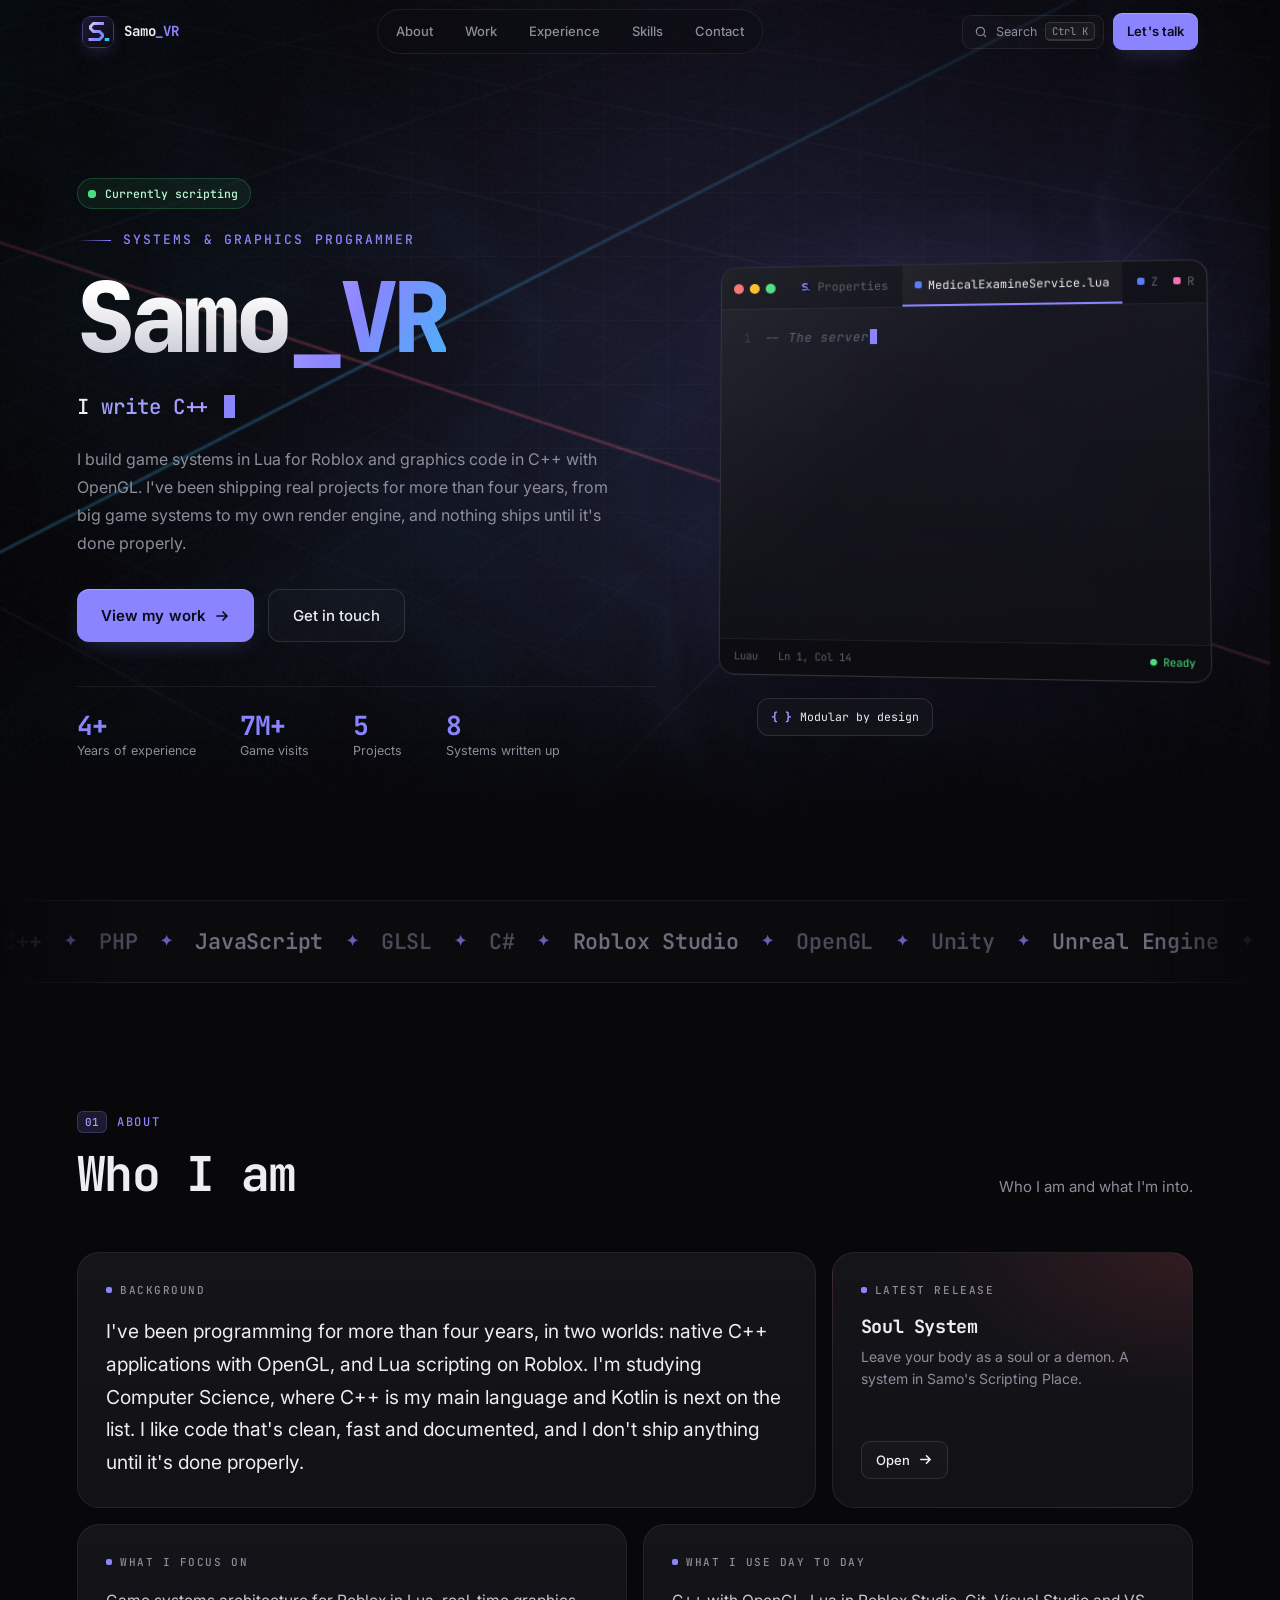
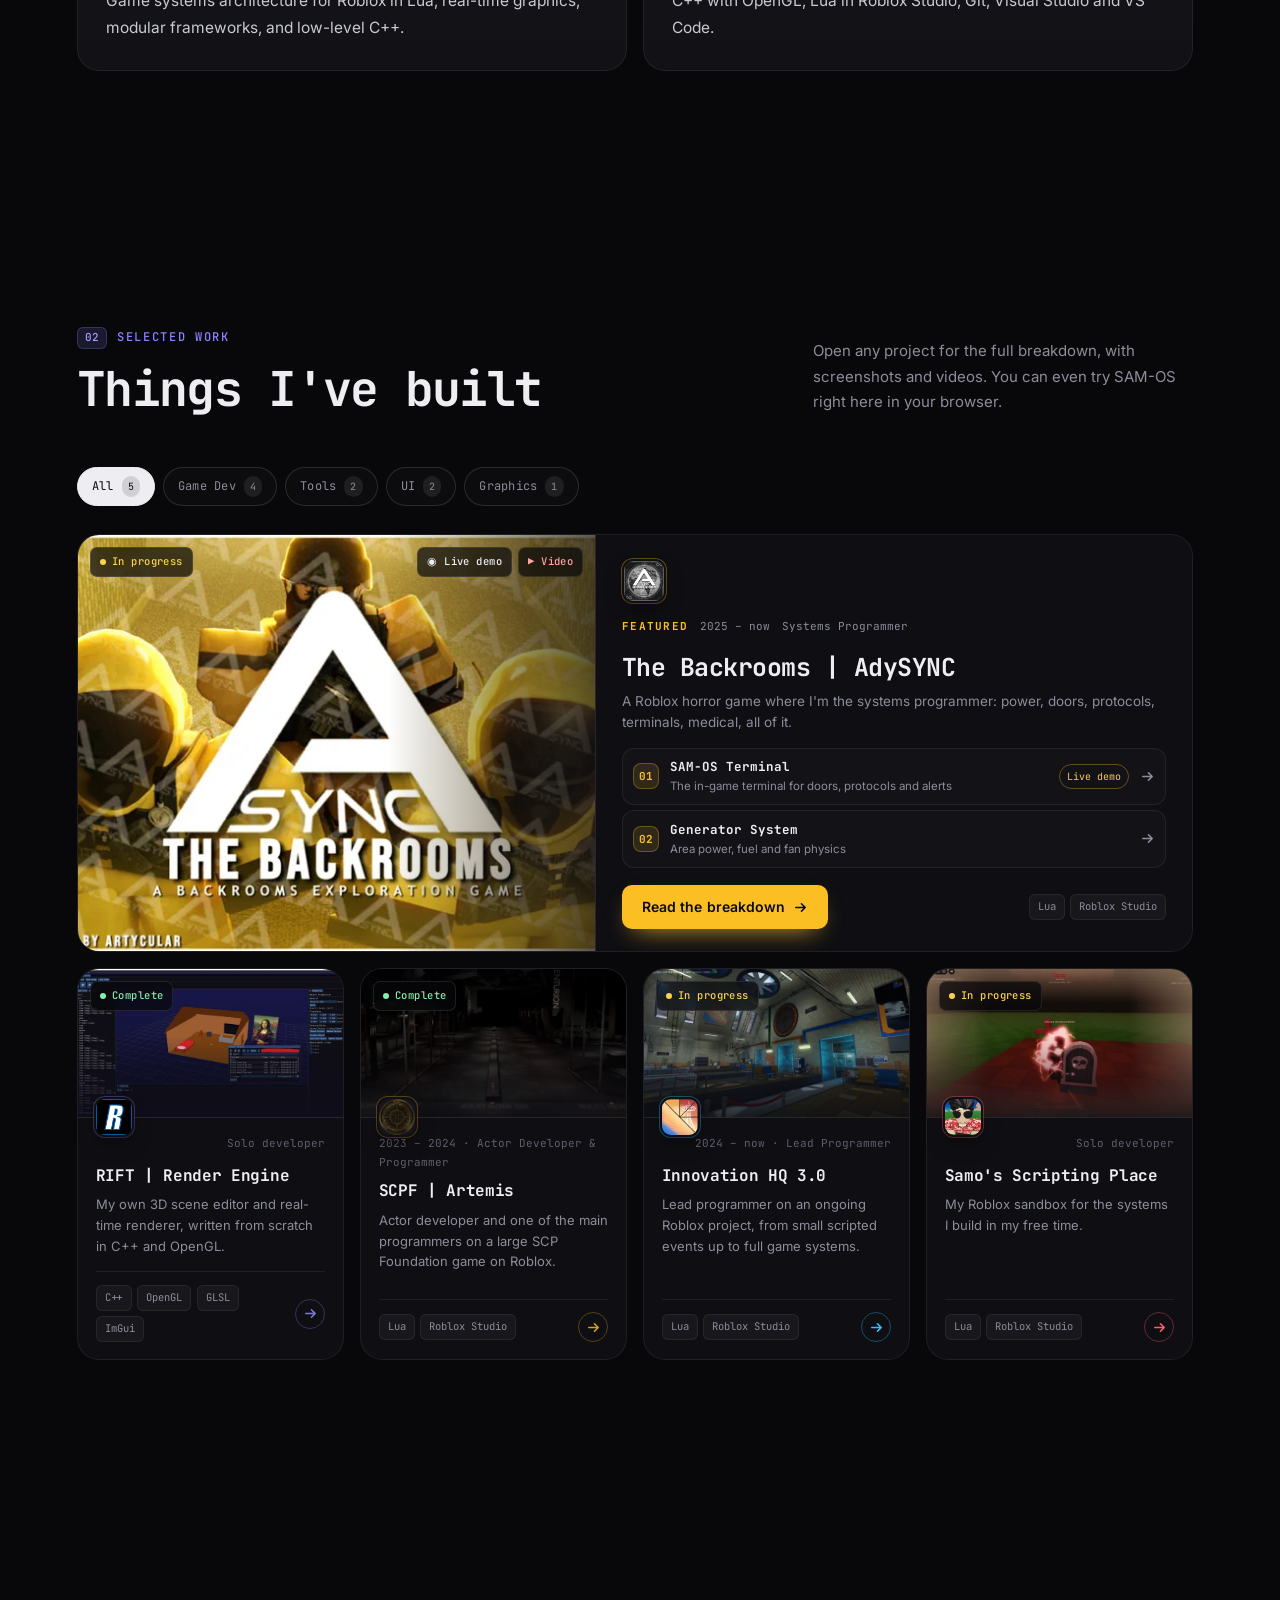
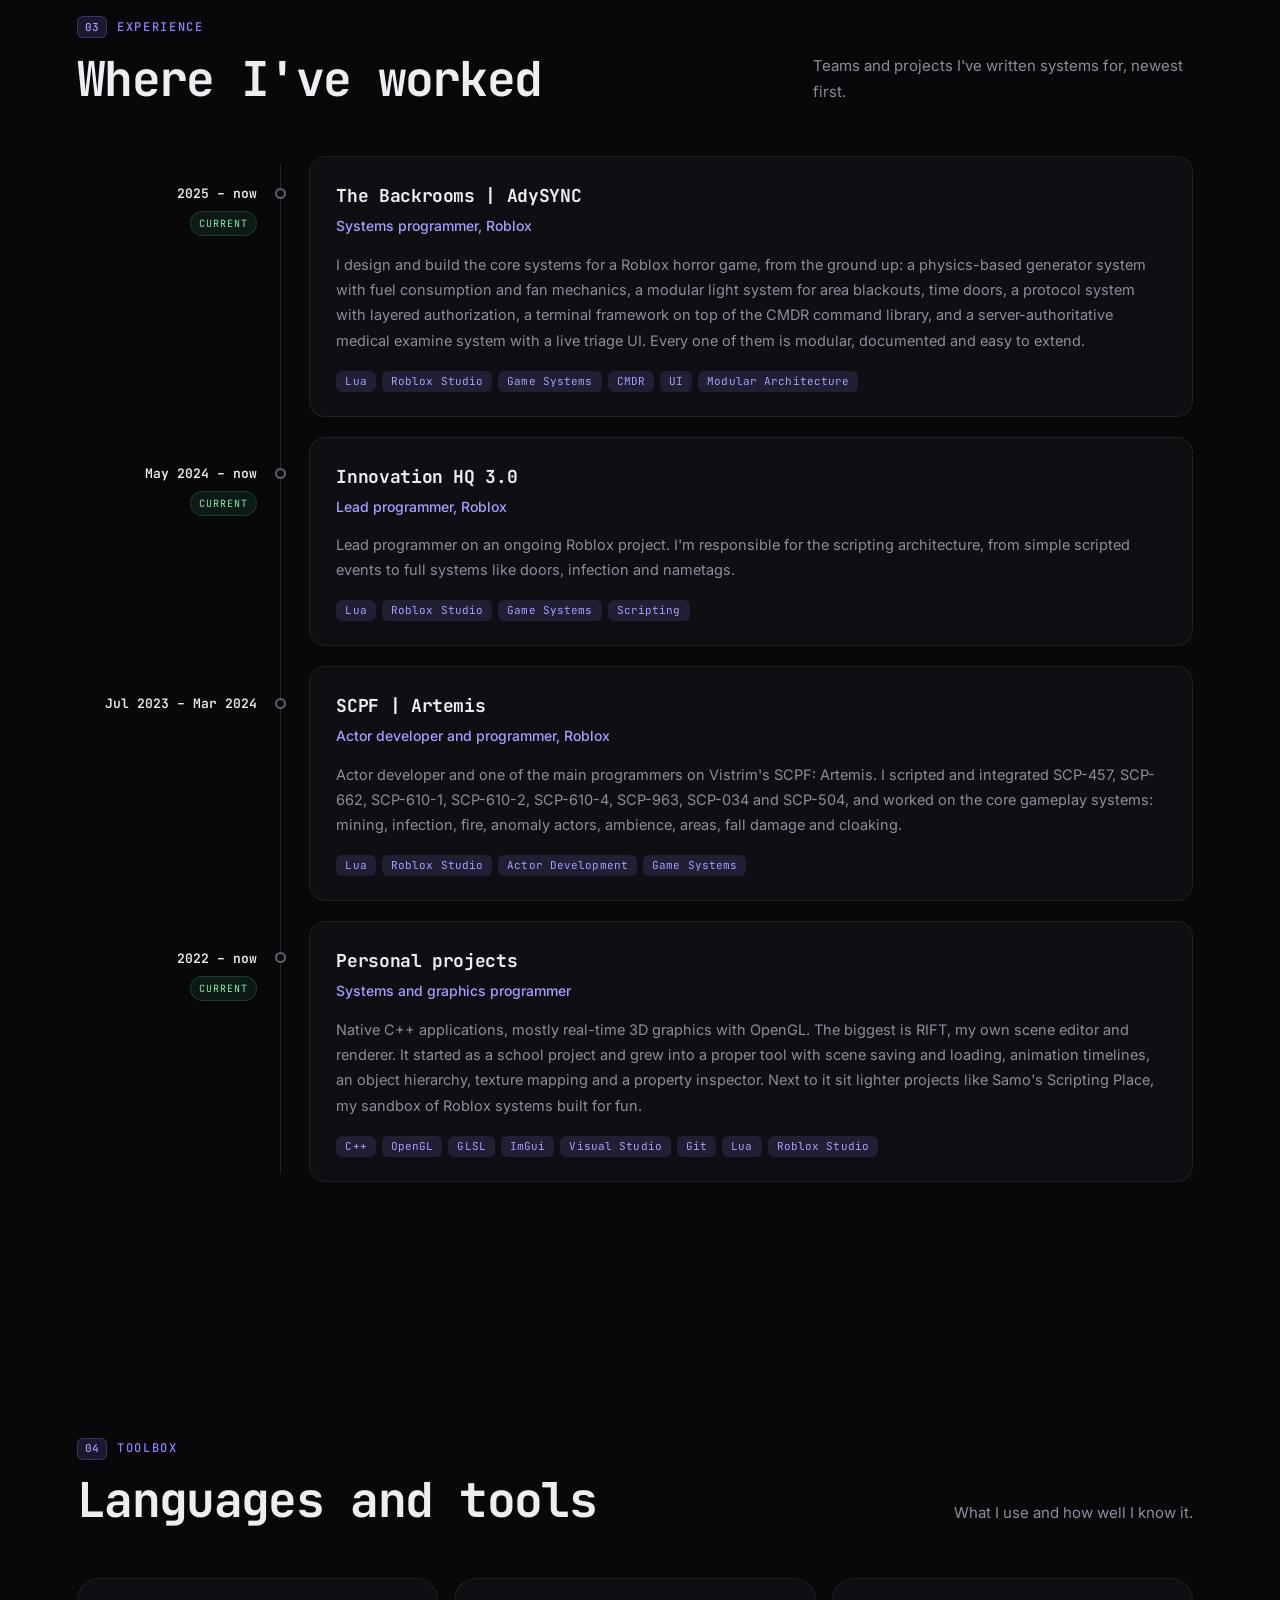
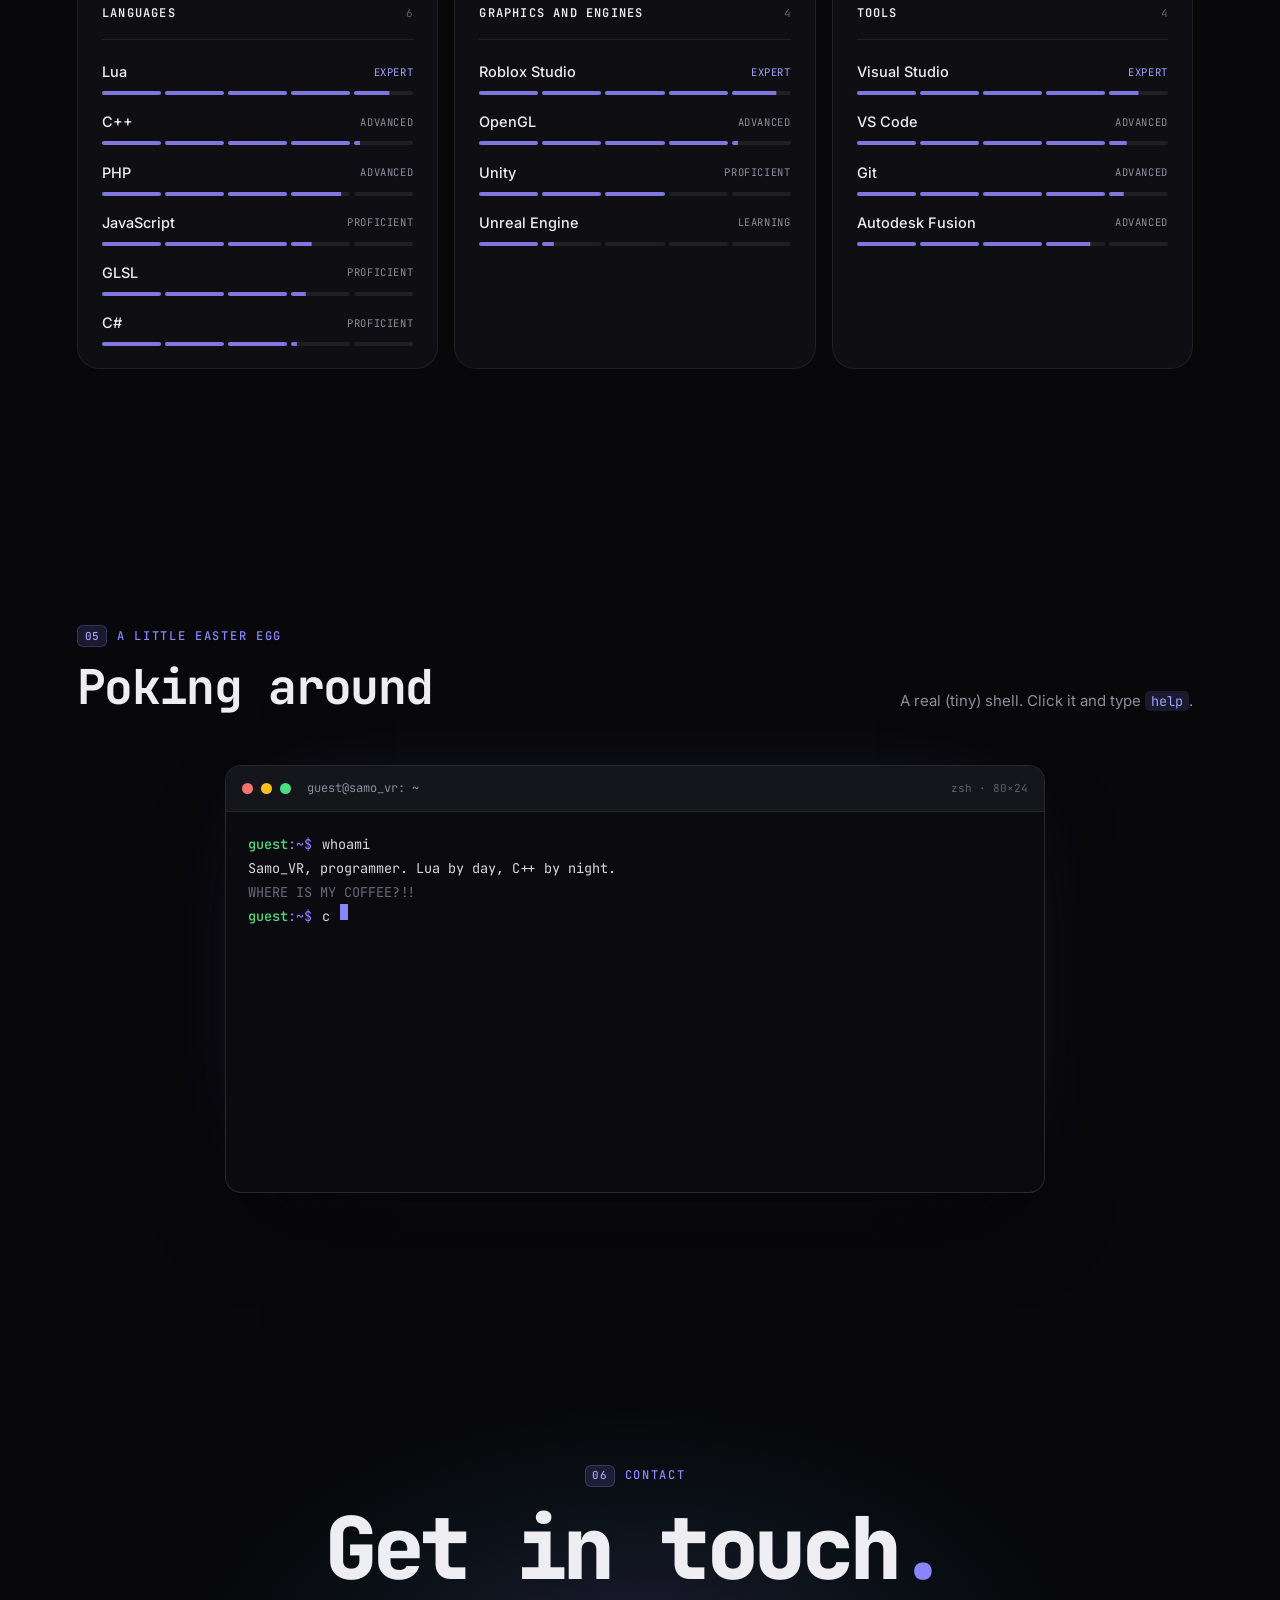
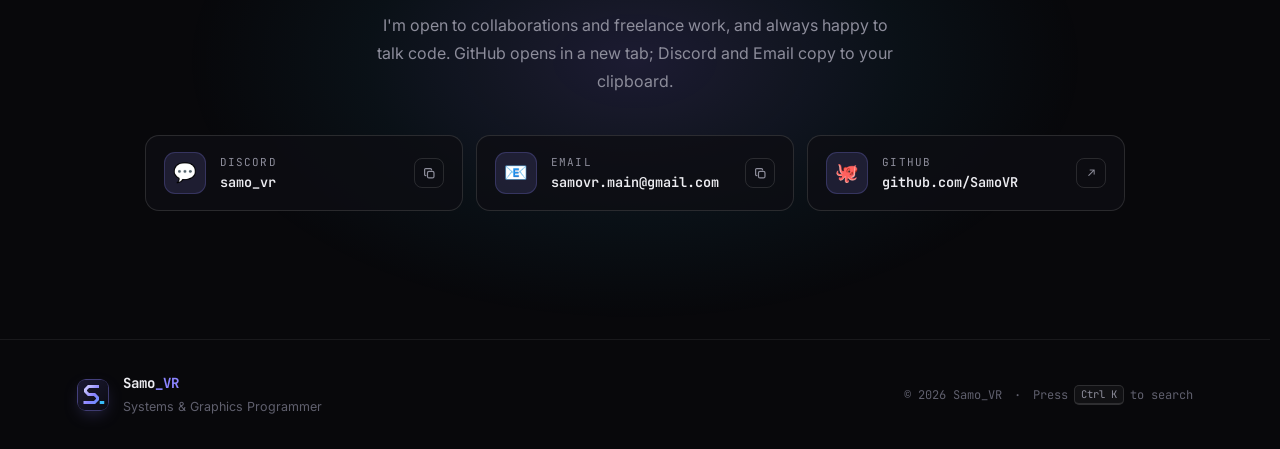
<file: index.html>
<!DOCTYPE html>
<html lang="en">
<head>
<meta charset="UTF-8">
<meta name="viewport" content="width=device-width, initial-scale=1.0">
<title>Samo_VR · Systems &amp; Graphics Programmer</title>

<!-- ── Discoverability basics ── -->
<meta name="description" content="Samo_VR builds server-authoritative game systems in Lua for Roblox and real-time graphics in C++ / OpenGL. Browse projects, systems breakdowns, videos and experience.">
<meta name="author" content="Samo_VR">
<link rel="canonical" href="https://samovr.github.io/">
<meta name="theme-color" content="#857ef4">
<meta name="color-scheme" content="dark">

<!-- Open Graph (Facebook, Discord, LinkedIn, etc.) -->
<meta property="og:type" content="website">
<meta property="og:title" content="Samo_VR · Systems & Graphics Programmer">
<meta property="og:description" content="Game systems in Lua for Roblox, real-time graphics in C++ / OpenGL. Projects, system breakdowns and videos.">
<meta property="og:url" content="https://samovr.github.io/">
<meta property="og:site_name" content="Samo_VR">
<meta property="og:image" content="https://samovr.github.io/images/og-card.png?v=2">
<meta property="og:image:width" content="1200">
<meta property="og:image:height" content="630">
<meta property="og:image:alt" content="Samo_VR, Systems & Graphics Programmer">

<!-- Twitter Card -->
<meta name="twitter:card" content="summary_large_image">
<meta name="twitter:title" content="Samo_VR · Systems & Graphics Programmer">
<meta name="twitter:description" content="Game systems in Lua for Roblox, real-time graphics in C++ / OpenGL.">
<meta name="twitter:image" content="https://samovr.github.io/images/og-card.png?v=2">

<link rel="icon" href="images/favicon.svg?v=2" type="image/svg+xml">
<link rel="icon" href="images/favicon-32.png?v=2" type="image/png" sizes="32x32">
<link rel="apple-touch-icon" href="images/apple-touch-icon.png?v=2">

<script type="application/ld+json">
{
  "@context": "https://schema.org",
  "@type": "Person",
  "name": "Samo_VR",
  "url": "https://samovr.github.io/",
  "jobTitle": "Systems & Graphics Programmer",
  "sameAs": ["https://github.com/SamoVR"],
  "knowsAbout": ["Lua", "Roblox Studio", "C++", "OpenGL", "GLSL", "Game systems architecture"]
}
</script>

<link rel="preconnect" href="https://fonts.googleapis.com">
<link rel="preconnect" href="https://fonts.gstatic.com" crossorigin>
<link href="https://fonts.googleapis.com/css2?family=Inter:wght@300;400;500;600;700&family=JetBrains+Mono:wght@400;500;600;700;800&display=swap" rel="stylesheet">
<link rel="stylesheet" href="css/shared.css?v=20261108a">
<link rel="stylesheet" href="css/portfolio.css?v=20261108a">
<link rel="stylesheet" href="css/medical-demo.css?v=20261108a">
<link rel="stylesheet" href="css/samos-demo.css?v=20261108a">
<script>
  document.documentElement.classList.add('js', 'js-reveal', 'js-hero');
  // if any script fails, never leave content hidden waiting for an animation
  window.addEventListener('error', function () { document.documentElement.classList.remove('js-reveal', 'js-hero'); });
</script>
</head>
<body>
<a class="skip-link" href="#main">Skip to content</a>
<div class="toast" id="toast" role="status" aria-live="polite"></div>
<div class="progress-bar" id="progress-bar" aria-hidden="true"></div>
<div class="cursor-glow" id="cursor-glow" aria-hidden="true"></div>

<!-- ════════ NAV ════════ -->
<header class="nav" id="nav">
  <a class="nav-logo" href="#top" aria-label="Samo_VR, back to top">
    <img class="nav-logo-mark" src="images/logo.svg" alt="" width="32" height="32">
    <span class="nav-logo-text">Samo<span>_VR</span></span>
  </a>
  <nav class="nav-links" aria-label="Primary">
    <a href="#about">About</a>
    <a href="#projects">Work</a>
    <a href="#experience">Experience</a>
    <a href="#skills">Skills</a>
    <a href="#contact">Contact</a>
    <span class="nav-indicator" aria-hidden="true"></span>
  </nav>
  <div class="nav-actions">
    <button class="cmdk-trigger" id="cmdk-trigger" type="button" aria-label="Open command menu">
      <svg width="14" height="14" viewBox="0 0 24 24" fill="none" aria-hidden="true"><circle cx="11" cy="11" r="7" stroke="currentColor" stroke-width="2"/><path d="m20 20-3.5-3.5" stroke="currentColor" stroke-width="2" stroke-linecap="round"/></svg>
      <span class="cmdk-trigger-text">Search</span>
      <kbd id="cmdk-kbd">Ctrl K</kbd>
    </button>
    <a class="btn btn-primary btn-sm nav-cta" href="#contact">Let's talk</a>
    <button class="nav-toggle" id="nav-toggle" type="button" aria-label="Open menu" aria-expanded="false" aria-controls="mobile-menu">
      <span></span><span></span>
    </button>
  </div>
</header>

<div class="mobile-menu" id="mobile-menu" aria-hidden="true">
  <nav aria-label="Mobile">
    <a href="#top"><span>00</span>Home</a>
    <a href="#about"><span>01</span>About</a>
    <a href="#projects"><span>02</span>Work</a>
    <a href="#experience"><span>03</span>Experience</a>
    <a href="#skills"><span>04</span>Skills</a>
    <a href="#terminal-section" id="mobile-terminal-link"><span>05</span>Terminal</a>
    <a href="#contact"><span>06</span>Contact</a>
  </nav>
  <div class="mobile-menu-foot" id="mobile-menu-foot"></div>
</div>

<main id="main">

<!-- ════════ HERO ════════ -->
<section id="top" class="hero">
  <canvas class="hero-canvas" id="hero-canvas" aria-hidden="true"></canvas>
  <div class="hero-grid" aria-hidden="true"></div>
  <div class="container hero-inner">
    <div class="hero-copy">
      <div class="hero-status" id="hero-status" hidden>
        <span class="pulse-dot" aria-hidden="true"></span><span id="hero-status-text"></span>
      </div>
      <p class="hero-eyebrow" id="hero-eyebrow" data-hero>Systems &amp; Graphics Programmer</p>
      <h1 class="hero-name" data-hero><span class="hero-name-main" data-scramble="Samo">Samo</span><span class="hero-name-accent" data-scramble="_VR">_VR</span></h1>
      <p class="hero-role" data-hero>I <span class="hero-role-text" id="role-rotator">build game systems in Lua.</span><span class="hero-caret" aria-hidden="true"></span></p>
      <p class="hero-bio" id="hero-bio" data-hero></p>
      <div class="hero-cta" data-hero>
        <a class="btn btn-primary btn-lg magnetic" href="#projects">
          View my work
          <svg width="16" height="16" viewBox="0 0 16 16" fill="none" aria-hidden="true"><path d="M3 8h10m0 0L9 4m4 4-4 4" stroke="currentColor" stroke-width="1.7" stroke-linecap="round" stroke-linejoin="round"/></svg>
        </a>
        <a class="btn btn-outline btn-lg magnetic" href="#contact">Get in touch</a>
      </div>
      <dl class="hero-stats" id="hero-stats" data-hero></dl>
    </div>

    <div class="hero-visual" data-hero>
      <div class="code-card" id="code-card" aria-label="Editor: my properties and some code">
        <div class="code-head">
          <span class="code-dots"><i></i><i></i><i></i></span>
          <div class="code-tabs" id="code-tabs" role="tablist" aria-label="Open files"></div>
        </div>
        <div class="code-props" id="code-props" role="tabpanel" aria-label="Properties"></div>
        <pre class="code-body" id="code-pre" aria-hidden="true" hidden><code id="code-body"></code></pre>
        <div class="code-foot">
          <span id="code-lang">Lua</span>
          <span id="code-pos">Ln 1, Col 1</span>
          <span class="code-foot-ok" id="code-ok">● Ready</span>
        </div>
      </div>
      <div class="float-chip"><span class="chip-mono">{ }</span>Modular by design</div>
    </div>
  </div>
</section>

<div class="marquee" aria-hidden="true">
  <div class="marquee-track" id="marquee-track"></div>
</div>

<!-- ════════ ABOUT ════════ -->
<section id="about" class="section">
  <div class="container">
    <header class="section-head" data-reveal>
      <div>
        <p class="section-tag"><span class="section-idx">01</span><span data-text="sections.about.tag">About</span></p>
        <h2 class="section-title" data-text="sections.about.title">Who I am</h2>
      </div>
      <p class="section-lede" data-text="sections.about.lede">Programmer working where gameplay meets engineering: systems that are secure, modular and pleasant to maintain.</p>
    </header>
    <div class="bento" id="about-grid"></div>
  </div>
</section>

<!-- ════════ PROJECTS ════════ -->
<section id="projects" class="section">
  <div class="container">
    <header class="section-head" data-reveal>
      <div>
        <p class="section-tag"><span class="section-idx">02</span><span data-text="sections.projects.tag">Selected work</span></p>
        <h2 class="section-title" data-text="sections.projects.title">Things I've built</h2>
      </div>
      <p class="section-lede" data-text="sections.projects.lede">Game systems, tools and a render engine. Open any project for the full breakdown, screenshots and videos.</p>
    </header>
    <div class="filter-bar" id="project-filter-bar" role="group" aria-label="Filter projects"></div>
    <div class="projects-grid" id="projects-container"></div>
    <p class="project-filter-empty" id="project-filter-empty" hidden>No projects match this filter.</p>
  </div>
</section>

<!-- ════════ EXPERIENCE ════════ -->
<section id="experience" class="section">
  <div class="container">
    <header class="section-head" data-reveal>
      <div>
        <p class="section-tag"><span class="section-idx">03</span><span data-text="sections.experience.tag">Experience</span></p>
        <h2 class="section-title" data-text="sections.experience.title">Where I've worked</h2>
      </div>
      <p class="section-lede" data-text="sections.experience.lede">Teams and projects I've written systems for, newest first.</p>
    </header>
    <div class="timeline" id="experience-container"></div>
  </div>
</section>

<!-- ════════ SKILLS ════════ -->
<section id="skills" class="section">
  <div class="container">
    <header class="section-head" data-reveal>
      <div>
        <p class="section-tag"><span class="section-idx">04</span><span data-text="sections.skills.tag">Toolbox</span></p>
        <h2 class="section-title" data-text="sections.skills.title">Languages &amp; tools</h2>
      </div>
      <p class="section-lede" data-text="sections.skills.lede">What I reach for, and how comfortable I am with it.</p>
    </header>
    <div class="skills-grid" id="skills-container"></div>
  </div>
</section>

<!-- ════════ TERMINAL (toggleable from admin) ════════ -->
<section id="terminal-section" class="section" hidden>
  <div class="container">
    <header class="section-head" data-reveal>
      <div>
        <p class="section-tag"><span class="section-idx">05</span><span data-text="sections.terminal.tag">A little easter egg</span></p>
        <h2 class="section-title" data-text="sections.terminal.title">Poking around</h2>
      </div>
      <p class="section-lede" data-html="sections.terminal.lede">A real (tiny) shell. Click it and type <code>help</code>.</p>
    </header>
    <div class="term-window" id="term-window" data-reveal>
      <div class="term-titlebar">
        <span class="term-dot r"></span><span class="term-dot y"></span><span class="term-dot g"></span>
        <span class="term-titlebar-label" id="term-title-label">guest@samo_vr: ~</span>
        <span class="term-titlebar-hint">zsh · 80×24</span>
      </div>
      <div class="term-body" id="term-body" data-lenis-prevent></div>
    </div>
  </div>
</section>

<!-- ════════ CONTACT ════════ -->
<section id="contact" class="section contact">
  <div class="contact-glow" aria-hidden="true"></div>
  <div class="container">
    <div class="contact-inner" data-reveal>
      <p class="section-tag"><span class="section-idx">06</span><span data-text="sections.contact.tag">Contact</span></p>
      <h2 class="contact-title"><span data-text="sections.contact.title" style="color:inherit">Let's connect</span><span>.</span></h2>
      <p class="contact-tagline" id="contact-tagline">Open to collaborations, freelance work, or just talking about code.</p>
      <div class="contact-links" id="contact-links"></div>
    </div>
  </div>
</section>

</main>

<footer class="footer">
  <div class="container footer-inner">
    <div class="footer-brand">
      <img class="nav-logo-mark" src="images/logo.svg" alt="" width="32" height="32">
      <div>
        <div class="footer-name">Samo<span>_VR</span></div>
        <div class="footer-note" data-text="sections.footer.note">Systems &amp; Graphics Programmer</div>
      </div>
    </div>
    <div class="footer-meta">
      <span>© <span id="footer-year">2026</span> Samo_VR</span>
      <span class="footer-sep">·</span>
      <button type="button" class="footer-link" id="footer-cmdk">Press <kbd>Ctrl K</kbd> to search</button>
    </div>
  </div>
</footer>

<button class="to-top" id="to-top" type="button" aria-label="Back to top">
  <svg viewBox="0 0 36 36" aria-hidden="true"><circle class="to-top-track" cx="18" cy="18" r="16"/><circle class="to-top-ring" id="to-top-ring" cx="18" cy="18" r="16"/></svg>
  <svg class="to-top-arrow" width="14" height="14" viewBox="0 0 16 16" fill="none" aria-hidden="true"><path d="M8 13V3m0 0L4 7m4-4 4 4" stroke="currentColor" stroke-width="1.8" stroke-linecap="round" stroke-linejoin="round"/></svg>
</button>

<!-- ════════ PROJECT DETAIL ════════ -->
<div class="pm-overlay" id="pm-overlay" hidden>
  <div class="pm-sheet" id="pm-sheet" role="dialog" aria-modal="true" aria-labelledby="pm-title" tabindex="-1">
    <header class="pm-bar">
      <div class="pm-bar-id">
        <span class="pm-icon" id="pm-icon"></span>
        <div class="pm-bar-text">
          <h2 class="pm-title" id="pm-title"></h2>
          <div class="pm-sub" id="pm-sub"></div>
        </div>
      </div>
      <div class="pm-bar-actions">
        <button class="icon-btn" id="pm-share" type="button" aria-label="Copy a link to this project" title="Copy link">
          <svg width="15" height="15" viewBox="0 0 24 24" fill="none" aria-hidden="true"><path d="M10 14a5 5 0 0 0 7.07 0l3-3a5 5 0 0 0-7.07-7.07l-1 1M14 10a5 5 0 0 0-7.07 0l-3 3a5 5 0 0 0 7.07 7.07l1-1" stroke="currentColor" stroke-width="2" stroke-linecap="round"/></svg>
        </button>
        <button class="icon-btn" id="pm-prev" type="button" aria-label="Previous project" title="Previous project">
          <svg width="15" height="15" viewBox="0 0 16 16" fill="none" aria-hidden="true"><path d="M10 3 5 8l5 5" stroke="currentColor" stroke-width="1.8" stroke-linecap="round" stroke-linejoin="round"/></svg>
        </button>
        <button class="icon-btn" id="pm-next" type="button" aria-label="Next project" title="Next project">
          <svg width="15" height="15" viewBox="0 0 16 16" fill="none" aria-hidden="true"><path d="m6 3 5 5-5 5" stroke="currentColor" stroke-width="1.8" stroke-linecap="round" stroke-linejoin="round"/></svg>
        </button>
        <button class="icon-btn pm-close" id="pm-close" type="button" aria-label="Close" title="Close (Esc)">
          <svg width="14" height="14" viewBox="0 0 16 16" fill="none" aria-hidden="true"><path d="m3 3 10 10M13 3 3 13" stroke="currentColor" stroke-width="1.8" stroke-linecap="round"/></svg>
        </button>
      </div>
    </header>

    <div class="pm-scroll" id="pm-scroll" data-lenis-prevent>
      <div class="pm-media" id="pm-media"></div>

      <div class="pm-content">
        <div class="pm-main">
          <section class="pm-block">
            <h3 class="pm-label">About this project</h3>
            <div class="pm-desc" id="pm-desc"></div>
          </section>
          <section class="pm-block" id="pm-video-sec" hidden>
            <h3 class="pm-label">Showcase video</h3>
            <div id="pm-video"></div>
          </section>
          <section class="pm-block" id="pm-demo-sec" hidden>
            <div class="pm-label-row">
              <h3 class="pm-label">Try it: interactive replica</h3>
              <span class="pm-label-note">Runs in your browser, built from the system's own rules</span>
            </div>
            <div id="pm-demo"></div>
          </section>
          <section class="pm-block" id="pm-systems-sec" hidden></section>
        </div>

        <aside class="pm-side">
          <dl class="pm-facts" id="pm-facts"></dl>
          <div class="pm-side-block" id="pm-highlights-wrap" hidden>
            <h3 class="pm-label">Highlights</h3>
            <ul class="pm-highlights" id="pm-highlights"></ul>
          </div>
          <div class="pm-side-block">
            <h3 class="pm-label">Stack</h3>
            <div class="pm-tags" id="pm-tags"></div>
          </div>
          <div class="pm-links" id="pm-links"></div>
        </aside>
      </div>

      <nav class="pm-footer" id="pm-footer" aria-label="More projects"></nav>
    </div>
  </div>
</div>

<!-- ════════ LIGHTBOX (full-res viewer) ════════ -->
<div class="lb-overlay" id="lb-overlay" hidden>
  <div class="lb-count" id="lb-count"></div>
  <button class="lb-close" id="lb-close-btn" type="button" aria-label="Close">
    <svg width="16" height="16" viewBox="0 0 16 16" fill="none" aria-hidden="true"><path d="m3 3 10 10M13 3 3 13" stroke="currentColor" stroke-width="1.8" stroke-linecap="round"/></svg>
  </button>
  <button class="lb-nav prev" id="lb-prev-btn" type="button" aria-label="Previous">
    <svg width="18" height="18" viewBox="0 0 16 16" fill="none" aria-hidden="true"><path d="M10 3 5 8l5 5" stroke="currentColor" stroke-width="1.8" stroke-linecap="round" stroke-linejoin="round"/></svg>
  </button>
  <div class="lb-stage" id="lb-stage"></div>
  <button class="lb-nav next" id="lb-next-btn" type="button" aria-label="Next">
    <svg width="18" height="18" viewBox="0 0 16 16" fill="none" aria-hidden="true"><path d="m6 3 5 5-5 5" stroke="currentColor" stroke-width="1.8" stroke-linecap="round" stroke-linejoin="round"/></svg>
  </button>
</div>

<!-- ════════ COMMAND PALETTE ════════ -->
<div class="cmdk" id="cmdk" hidden>
  <div class="cmdk-box" role="dialog" aria-modal="true" aria-label="Command menu">
    <div class="cmdk-input-row">
      <svg width="16" height="16" viewBox="0 0 24 24" fill="none" aria-hidden="true"><circle cx="11" cy="11" r="7" stroke="currentColor" stroke-width="2"/><path d="m20 20-3.5-3.5" stroke="currentColor" stroke-width="2" stroke-linecap="round"/></svg>
      <input id="cmdk-input" type="text" placeholder="Search projects, sections, actions…" autocomplete="off" spellcheck="false" aria-controls="cmdk-list" aria-label="Search">
      <kbd>Esc</kbd>
    </div>
    <div class="cmdk-list" id="cmdk-list" role="listbox" data-lenis-prevent></div>
    <div class="cmdk-foot"><span><kbd>↑</kbd><kbd>↓</kbd> to navigate</span><span><kbd>↵</kbd> to select</span></div>
  </div>
</div>

<script src="vendor/gsap.min.js?v=20261108a" defer></script>
<script src="vendor/ScrollTrigger.min.js?v=20261108a" defer></script>
<script src="vendor/lenis.min.js?v=20261108a" defer></script>
<!-- site data: fresh URL on every load, so a pushed change shows up on the next refresh (never cached) -->
<script>document.write('<script src="js/site-data.js?t=' + Date.now() + '"><\/script>');</script>
<script>
  // lockdown: hide everything right away (the lock wall itself is added by portfolio.js)
  if (typeof DEFAULT !== 'undefined' && DEFAULT.settings && DEFAULT.settings.lockdown) {
    document.write('<style>body > *:not(#lockdown-wall){visibility:hidden !important}</style>');
  }
</script>
<script src="js/shared-data.js?v=20261108a" defer></script>
<script src="js/tab-format.js?v=20261108a" defer></script>
<script src="js/hero-shader.js?v=20261108a" defer></script>
<script src="js/medical-demo.js?v=20261108a" defer></script>
<script src="js/samos-demo.js?v=20261108a" defer></script>
<script src="js/terminal.js?v=20261108a" defer></script>
<script src="js/portfolio.js?v=20261108a" defer></script>
<script src="js/fx.js?v=20261108a" defer></script>
</body>
</html>
</file>
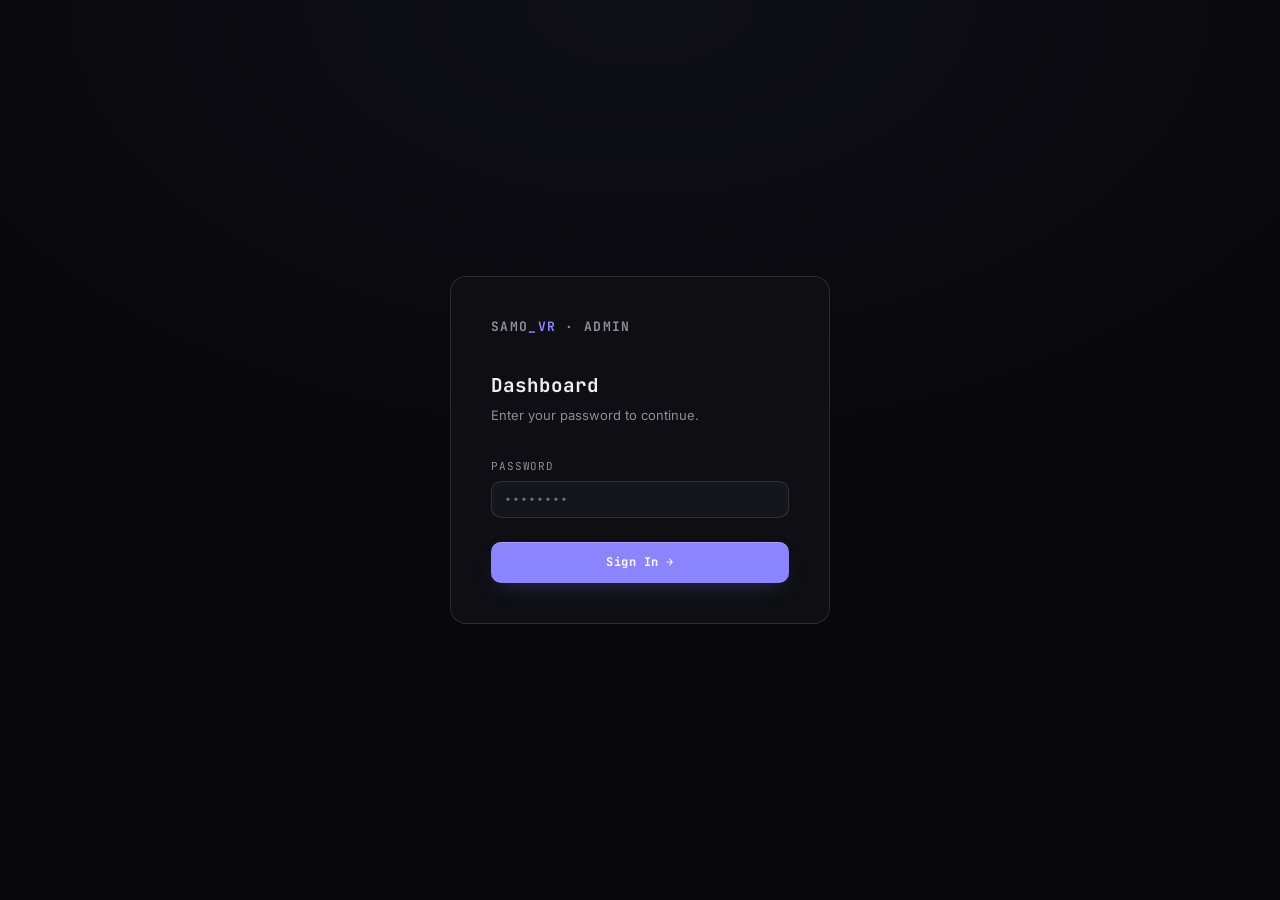
<file: admin.html>
<!DOCTYPE html>
<html lang="en">
<head>
<meta charset="UTF-8">
<meta name="viewport" content="width=device-width, initial-scale=1.0">
<title>Admin - Samo_VR Portfolio</title>
<meta name="robots" content="noindex, nofollow">
<link rel="icon" href="images/favicon.svg?v=2" type="image/svg+xml">
<link rel="icon" href="images/favicon-32.png?v=2" type="image/png" sizes="32x32">
<link rel="apple-touch-icon" href="images/apple-touch-icon.png?v=2">
<link href="https://fonts.googleapis.com/css2?family=JetBrains+Mono:wght@400;500;700&family=Inter:wght@300;400;500;600&display=swap" rel="stylesheet">
<link rel="stylesheet" href="css/shared.css?v=20261108a">
<link rel="stylesheet" href="css/admin.css?v=20261108a">
</head>
<body>
<div class="toast" id="toast"></div>

<!-- ════════════════════════════════════════════
     LOGIN
════════════════════════════════════════════ -->
<div id="login-screen">
  <div class="login-box">
    <div class="login-logo">Samo<span>_VR</span> · Admin</div>
    <div class="login-title">Dashboard</div>
    <div class="login-sub">Enter your password to continue.</div>
    <div class="fl">
      <label for="lpass">Password</label>
      <input type="password" id="lpass" placeholder="••••••••" autocomplete="current-password">
    </div>
    <div class="err" id="lerr">Incorrect password.</div>
    <button class="btn btn-primary" id="login-btn" style="margin-top:.5rem">Sign In →</button>
  </div>
</div>

<!-- ════════════════════════════════════════════
     APP SHELL
════════════════════════════════════════════ -->
<div id="app">
  <div class="topbar">
    <span class="topbar-logo">Samo<span>_VR</span> · Admin</span>
    <div class="topbar-right">
      <a class="topbar-link" href="index.html" target="_blank">↗ View Site</a>
      <button class="btn btn-ghost btn-sm" id="logout-btn">Log Out</button>
    </div>
  </div>

  <div class="dash-layout">

    <!-- ── SIDEBAR ── -->
    <nav class="sidebar">
      <div class="sidebar-group">
        <div class="sidebar-label">Content</div>
        <button class="sidebar-item" data-nav="home"><span class="sidebar-item-icon">🏠</span>Homepage</button>
        <button class="sidebar-item active" data-nav="projects"><span class="sidebar-item-icon">⚙</span>Projects</button>
        <button class="sidebar-item" data-nav="about"><span class="sidebar-item-icon">👤</span>About</button>
        <button class="sidebar-item" data-nav="skills"><span class="sidebar-item-icon">📊</span>Skills</button>
        <button class="sidebar-item" data-nav="experience"><span class="sidebar-item-icon">💼</span>Experience</button>
        <button class="sidebar-item" data-nav="contact"><span class="sidebar-item-icon">📬</span>Contact</button>
      </div>
      <div class="sidebar-group">
        <div class="sidebar-label">Site</div>
        <button class="sidebar-item" data-nav="interactive"><span class="sidebar-item-icon">✨</span>Interactive</button>
        <button class="sidebar-item" data-nav="settings"><span class="sidebar-item-icon">🔧</span>Settings</button>
      </div>
    </nav>

    <!-- ── CONTENT AREA ── -->
    <main class="content">
      <div class="mobile-page-select-wrap">
        <select id="mobile-page-select">
          <option value="home">🏠 Homepage</option>
          <option value="projects">⚙ Projects</option>
          <option value="about">👤 About</option>
          <option value="skills">📊 Skills</option>
          <option value="experience">💼 Experience</option>
          <option value="contact">📬 Contact</option>
          <option value="interactive">✨ Interactive</option>
          <option value="settings">🔧 Settings</option>
        </select>
      </div>

      <!-- PROJECTS -->
      <div class="page active" id="page-projects">
        <div class="page-header">
          <div>
            <div class="page-title">Projects</div>
            <div class="page-sub">Manage the projects shown on your portfolio.</div>
          </div>
          <button class="btn btn-accent btn-sm" id="add-project-btn">+ Add Project</button>
        </div>
        <div class="panel">
          <div class="panel-title">All Projects</div>
          <div id="proj-list"></div>
        </div>
      </div>

      <!-- ABOUT -->
      <div class="page" id="page-about">
        <div class="page-header">
          <div>
            <div class="page-title">About</div>
            <div class="page-sub">Edit the info cards shown in your About section.</div>
          </div>
          <button class="btn btn-accent btn-sm" id="add-about-btn">+ Add Card</button>
        </div>
        <div class="panel">
          <div class="panel-title">About Cards</div>
          <div id="about-list"></div>
        </div>
      </div>

      <!-- SKILLS -->
      <div class="page" id="page-skills">
        <div class="page-header">
          <div>
            <div class="page-title">Skills</div>
            <div class="page-sub">Manage skill groups and proficiency levels.</div>
          </div>
          <button class="btn btn-accent btn-sm" id="add-sg-btn">+ Add Group</button>
        </div>
        <div class="panel">
          <div class="panel-title">Skill Groups</div>
          <div id="skills-list"></div>
        </div>
      </div>

      <!-- EXPERIENCE -->
      <div class="page" id="page-experience">
        <div class="page-header">
          <div>
            <div class="page-title">Experience</div>
            <div class="page-sub">Your work history timeline.</div>
          </div>
          <button class="btn btn-accent btn-sm" id="add-exp-btn">+ Add Entry</button>
        </div>
        <div class="panel">
          <div class="panel-title">Work History</div>
          <div id="exp-list"></div>
        </div>
      </div>

      <!-- CONTACT -->
      <div class="page" id="page-contact">
        <div class="page-header">
          <div>
            <div class="page-title">Contact Links</div>
            <div class="page-sub">Links in your contact section. Each one can either open the website straight away or copy its value to the clipboard. Any characters (quotes, apostrophes, etc.) are safe to use.</div>
          </div>
          <button class="btn btn-accent btn-sm" id="add-contact-btn">+ Add Link</button>
        </div>
        <div class="panel">
          <div class="panel-title">Links</div>
          <div id="contact-list"></div>
        </div>
      </div>

      <!-- INTERACTIVE ELEMENTS -->
      <div class="page" id="page-interactive">
        <div class="page-header">
          <div>
            <div class="page-title">Interactive Elements</div>
            <div class="page-sub">Enable or disable optional interactive sections on your portfolio.</div>
          </div>
        </div>

        <div class="elcard">
          <div class="elcard-head">
            <div>
              <div class="elcard-name"><span>✨</span> Cursor Glow</div>
              <div class="elcard-desc">A soft accent-coloured light that follows the visitor's cursor behind the page content (desktop only). The hero shader reacts to the cursor either way.</div>
            </div>
            <label class="toggle-switch" title="Enable cursor effect">
              <input type="checkbox" id="cursor-toggle-input">
              <span class="toggle-slider"></span>
            </label>
          </div>
        </div>

        <div class="elcard">
          <div class="elcard-head">
            <div>
              <div class="elcard-name"><span>🔽</span> Scroll-Reveal Animations</div>
              <div class="elcard-desc">Cards, skill meters, timeline entries, and section headings fade and slide up as you scroll. Skill meters fill segment by segment on scroll-in.</div>
            </div>
            <label class="toggle-switch" title="Enable scroll-reveal">
              <input type="checkbox" id="scroll-reveal-toggle">
              <span class="toggle-slider"></span>
            </label>
          </div>
        </div>

        <div class="elcard">
          <div class="elcard-head">
            <div>
              <div class="elcard-name"><span>⚡</span> Hero Reveal Animation</div>
              <div class="elcard-desc">A short boot-style intro plays once per visit (skippable with any key or click), then your name decodes, and the bio, buttons, stats and code card slide up into place while the stats count up. Turning this off shows the hero instantly with no intro and no slide-in.</div>
            </div>
            <label class="toggle-switch" title="Enable hero reveal animation">
              <input type="checkbox" id="hero-reveal-toggle">
              <span class="toggle-slider"></span>
            </label>
          </div>
        </div>

        <div class="elcard">
          <div class="elcard-head">
            <div>
              <div class="elcard-name"><span>🖼</span> Project Card Covers</div>
              <div class="elcard-desc">Shows each project's first screenshot as the cover image on its card, with a zoom and accent-tinted spotlight on hover. Turn off for compact, text-only cards.</div>
            </div>
            <label class="toggle-switch" title="Enable card image preview">
              <input type="checkbox" id="card-preview-toggle">
              <span class="toggle-slider"></span>
            </label>
          </div>
        </div>

        <div class="elcard">
          <div class="elcard-head">
            <div>
              <div class="elcard-name"><span>📏</span> Reading Progress Bar</div>
              <div class="elcard-desc">A thin accent-coloured bar at the top of the page fills as you scroll down. Gives visitors a sense of where they are on the page.</div>
            </div>
            <label class="toggle-switch" title="Enable progress bar">
              <input type="checkbox" id="progress-toggle">
              <span class="toggle-slider"></span>
            </label>
          </div>
        </div>

        <div class="elcard">
          <div class="elcard-head">
            <div>
              <div class="elcard-name"><span>🎮</span> Secret Button</div>
              <div class="elcard-desc">A tiny invisible button hidden in the bottom-left corner of the page (hover to reveal it), plus the Konami code (↑ ↑ ↓ ↓ ← → ← → B A). Either one triggers a full-page glitch effect.</div>
            </div>
            <label class="toggle-switch" title="Enable secret button">
              <input type="checkbox" id="konami-toggle">
              <span class="toggle-slider"></span>
            </label>
          </div>
        </div>

        <div class="elcard">
          <div class="elcard-head">
            <div>
              <div class="elcard-name"><span>🟢</span> Status Badge</div>
              <div class="elcard-desc">A small pulsing-dot badge in the hero showing what you're up to right now - a quick signal that you're active.</div>
            </div>
            <label class="toggle-switch" title="Enable status badge">
              <input type="checkbox" id="status-badge-toggle">
              <span class="toggle-slider"></span>
            </label>
          </div>
          <div class="elcard-config" id="status-badge-config" style="margin-top:.75rem">
            <div class="fgroup">
              <label>Status Text</label>
              <input type="text" id="currently-building-input" placeholder="e.g. Currently scripting">
              <div class="fhint">Shown as-is next to the green dot. Doesn't need to be a specific project - "Currently scripting" or "Currently tinkering" works fine if you just want to show you're active.</div>
            </div>
          </div>
        </div>

        <div class="elcard">
          <div class="elcard-head">
            <div>
              <div class="elcard-name"><span>🔒</span> Site Lockdown</div>
              <div class="elcard-desc">Puts a full-screen lock wall over the portfolio. Enforced in JavaScript - cannot be bypassed by disabling CSS or stylesheets. Visitors see your custom message instead of the site.</div>
            </div>
            <label class="toggle-switch" title="Enable lockdown">
              <input type="checkbox" id="lock-toggle-input">
              <span class="toggle-slider"></span>
            </label>
          </div>
          <div class="elcard-config" id="lock-config" style="margin-top:.75rem">
            <div class="fgroup" style="margin-bottom:.5rem">
              <label>Lockdown Message</label>
              <input type="text" id="lock-msg-input" placeholder="This portfolio is currently private. Check back soon.">
              <div class="fhint">Shown to visitors when the site is locked.</div>
            </div>
          </div>
        </div>


        <button type="button" class="btn btn-accent btn-sm" id="term-save-btn" style="margin-top:.25rem; visibility: hidden;">Save All Settings</button>


        <div class="elcard">
          <div class="elcard-head">
            <div>
              <div class="elcard-name"><span>⌨</span> Live Terminal</div>
              <div class="elcard-desc">A terminal section on your portfolio. It types out the command/output lines below once, then becomes a working shell visitors can type into (help, projects, open 1, neofetch, …).</div>
            </div>
            <label class="toggle-switch" title="Enable terminal section">
              <input type="checkbox" id="term-toggle-input">
              <span class="toggle-slider"></span>
            </label>
          </div>

          <div class="elcard-config" id="term-config">
            <div class="fgroup">
              <label>Window Title</label>
              <input type="text" id="term-title-input" placeholder="guest@samo_vr: ~">
              <div class="fhint">Shown in the terminal's fake titlebar.</div>
            </div>

            <div class="fgroup">
              <label>Lines</label>
              <div class="fhint" style="margin-bottom:.6rem">Commands are typed out character-by-character. Output lines appear instantly below them, like a real shell.</div>
              <div id="term-lines-rows"></div>
              <button type="button" class="btn btn-ghost btn-sm" id="term-add-line-btn" style="margin-top:.5rem">+ Add Line</button>
            </div>
          </div>
        </div>

        <!-- SAVE ALL - prominent panel at the bottom of the page -->
        <div class="save-all-bar">
          <div class="save-all-info">
            <div class="save-all-title">Save Interactive Settings</div>
            <div class="save-all-desc">Saves all toggles - cursor, scroll-reveal, hero reveal, card preview, progress bar, secret button, status badge, lockdown, and terminal.</div>
          </div>
          <button type="button" class="btn btn-accent" id="term-save-btn-bottom">💾 Save All Settings</button>
        </div>

      </div>

      <!-- HOMEPAGE: hero, code card, section texts -->
      <div class="page" id="page-home">
        <div class="page-header">
          <div>
            <div class="page-title">Homepage</div>
            <div class="page-sub">The hero at the top of the site, the code card next to it, and the headings of every section.</div>
          </div>
        </div>

        <div class="panel">
          <div class="panel-title">Hero</div>
          <div class="fgroup">
            <label>Eyebrow</label>
            <input type="text" id="hero-eyebrow" placeholder="Systems &amp; Graphics Programmer">
            <div class="fhint">The small line above your name.</div>
          </div>
          <div class="fgroup">
            <label>Bio</label>
            <textarea class="fta" id="hero-bio"></textarea>
            <div class="fhint">Wrap words in &lt;strong&gt;…&lt;/strong&gt; to make them bright.</div>
          </div>
          <div class="fgroup">
            <label>Rotating lines <span style="color:var(--muted);font-size:10px">(one per line, each follows "I …")</span></label>
            <textarea class="fta" id="hero-roles"></textarea>
          </div>
          <div class="fgroup" style="margin-bottom:0">
            <label>Stats</label>
            <div class="fhint" style="margin-bottom:.6rem">Number + suffix (e.g. 7 and M+) and a label. "Count automatically" fills in the number of projects or systems for you.</div>
            <div id="hero-stats-rows"></div>
            <button type="button" class="btn btn-ghost btn-sm" id="hero-add-stat" style="margin-top:.5rem">+ Add Stat</button>
          </div>
        </div>

        <div class="panel">
          <div class="panel-title">Code Card</div>
          <div class="fhint" style="margin-bottom:.75rem">Snippets typed out in the editor window next to your name, one tab each. The card always opens on a Properties tab first, built from your Role (above), your top skills and your contact links.</div>
          <div id="hero-code-rows"></div>
          <button type="button" class="btn btn-ghost btn-sm" id="hero-add-code" style="margin-top:.5rem">+ Add Snippet</button>
        </div>

        <div class="panel">
          <div class="panel-title">Section Texts</div>
          <div class="fhint" style="margin-bottom:.75rem">Small label, heading and description for each section of the page.</div>
          <div id="section-text-rows"></div>
        </div>

        <div class="save-all-bar">
          <div class="save-all-info">
            <div class="save-all-title">Save Homepage</div>
            <div class="save-all-desc">Saves the hero, code card and section texts.</div>
          </div>
          <button type="button" class="btn btn-accent" id="home-save-btn">💾 Save Homepage</button>
        </div>
      </div>

      <!-- SETTINGS -->
      <div class="page" id="page-settings">
        <div class="page-header">
          <div>
            <div class="page-title">Settings</div>
            <div class="page-sub">Password, data export, and reset.</div>
          </div>
        </div>

        <div class="panel">
          <div class="panel-title">Change Password</div>
          <div class="page-sub" style="margin-bottom:1rem">Only a SHA-256 hash of the password is stored, in <code style="background:var(--bg3);padding:2px 6px;border-radius:4px;font-family:var(--mono)">js/site-data.js</code>. Generating a new one gives you a line to paste over <code style="background:var(--bg3);padding:2px 6px;border-radius:4px;font-family:var(--mono)">passHash</code> there; push it to make it permanent.</div>
          <div class="grid2" style="gap:1rem">
            <div class="fgroup" style="margin:0">
              <label>Current Password</label>
              <input type="password" id="pcur" placeholder="••••••••">
            </div>
            <div></div>
            <div class="fgroup" style="margin:0">
              <label>New Password</label>
              <input type="password" id="pnew" placeholder="Min 6 characters">
            </div>
            <div class="fgroup" style="margin:0">
              <label>Confirm New Password</label>
              <input type="password" id="pcon" placeholder="••••••••">
            </div>
          </div>
          <div class="err" id="perr"></div>
          <div class="ok" id="pok">✓ Password updated for this session. It's included in your next Export, or paste this line into js/site-data.js:</div>
          <div class="hash-out" id="phash" style="display:none"><code id="phash-code"></code><button type="button" class="btn btn-ghost btn-sm" id="phash-copy">Copy</button></div>
          <button class="btn btn-accent btn-sm" id="changepass-btn" style="margin-top:1rem">Generate New Password Hash</button>
        </div>

        <div class="panel">
          <div class="panel-title">404 Page</div>
          <div class="page-sub" style="margin-bottom:1rem">Customize the page visitors see when they hit a broken or missing link. Lives at <code style="background:var(--bg3);padding:2px 6px;border-radius:4px;font-family:var(--mono)">404.html</code> - GitHub Pages serves this automatically for any unmatched URL.</div>
          <div class="grid2">
            <div class="fgroup">
              <label>Code / Title</label>
              <input type="text" id="nf-title" placeholder="404">
            </div>
            <div class="fgroup">
              <label>Button Text</label>
              <input type="text" id="nf-btntext" placeholder="← Back to Home">
            </div>
          </div>
          <div class="fgroup">
            <label>Heading</label>
            <input type="text" id="nf-heading" placeholder="Lost in the build folder.">
          </div>
          <div class="fgroup">
            <label>Message</label>
            <textarea class="fta" id="nf-message" placeholder="The page you're looking for doesn't exist…"></textarea>
          </div>
          <div class="fgroup" style="margin-bottom:.5rem">
            <label>Button Link</label>
            <input type="text" id="nf-btnlink" placeholder="/">
          </div>
          <button class="btn btn-accent btn-sm" id="nf-save-btn">Save 404 Page</button>
        </div>

        <div class="panel">
          <div class="panel-title">Data</div>
          <div class="setting-row">
            <div class="setting-info">
              <div class="setting-name">Export</div>
              <div class="setting-desc">Downloads js/site-data.js with all your saved changes. Replace that file in the repo with it and push.</div>
            </div>
            <button class="btn btn-accent btn-sm" id="export-btn">⬇ Export site-data.js</button>
          </div>
          <div class="setting-row">
            <div class="setting-info">
              <div class="setting-name">Reset to Defaults</div>
              <div class="setting-desc">Wipe all changes and restore the original demo content. This cannot be undone.</div>
            </div>
            <button class="btn btn-danger btn-sm" id="reset-btn">Reset All</button>
          </div>
        </div>
      </div>

    </main>
  </div><!-- /dash-layout -->
</div><!-- /app -->


<!-- ════════════════════════════════════════════
     MODALS
════════════════════════════════════════════ -->

<!-- PROJECT MODAL -->
<div class="moverlay" id="pm">
  <div class="mbox mbox-lg">
    <div class="mhead">
      <span class="mhead-title" id="pm-title">Add Project</span>
      <button class="mclose" data-close-modal="pm">✕</button>
    </div>
    <div class="mbody">
      <input type="hidden" id="pm-idx">

      <div class="grid2">
        <div class="fgroup">
          <label>Project Name</label>
          <input type="text" id="pm-name" placeholder="e.g. OpenGL Renderer">
        </div>
        <div class="fgroup">
          <label>Status</label>
          <select id="pm-status">
            <option value="complete">Complete</option>
            <option value="wip">In Progress</option>
          </select>
        </div>
      </div>

      <!-- ICON PICKER: emoji or uploaded image -->
      <div class="fgroup">
        <label>Project Icon</label>
        <div class="icon-mode-toggle">
          <button type="button" class="icon-mode-btn active" id="pm-icon-mode-emoji">Emoji</button>
          <button type="button" class="icon-mode-btn" id="pm-icon-mode-image">Image</button>
        </div>
        <div id="pm-icon-emoji-row">
          <input type="text" id="pm-icon" placeholder="e.g. 🎮" style="width:80px">
          <div class="fhint">Any emoji or 1–2 characters.</div>
        </div>
        <div class="icon-upload-row" id="pm-icon-image-row" style="display:none">
          <div class="icon-preview" id="pm-icon-preview">
            <span class="icon-preview-placeholder">No<br>image</span>
          </div>
          <div class="icon-upload-zone">
            <input type="file" id="pm-icon-file" accept="image/*">
            <div class="icon-upload-zone-label">Click or drag an image · <span>Browse</span></div>
          </div>
          <button type="button" class="icon-remove-btn" id="pm-icon-remove-btn" style="display:none">Remove</button>
        </div>
      </div>

      <!-- ACCENT COLOR -->
      <div class="fgroup">
        <label>Accent Color</label>
        <div class="color-row">
          <div class="color-swatch selected" style="background:#7f77dd" data-c="#7f77dd" data-target="pm-color"></div>
          <div class="color-swatch" style="background:#4ade80" data-c="#4ade80" data-target="pm-color"></div>
          <div class="color-swatch" style="background:#fbbf24" data-c="#fbbf24" data-target="pm-color"></div>
          <div class="color-swatch" style="background:#f87171" data-c="#f87171" data-target="pm-color"></div>
          <div class="color-swatch" style="background:#38bdf8" data-c="#38bdf8" data-target="pm-color"></div>
          <div class="color-swatch" style="background:#e879a0" data-c="#e879a0" data-target="pm-color"></div>
          <div class="color-swatch" style="background:#fb923c" data-c="#fb923c" data-target="pm-color"></div>
          <input type="color" id="pm-color-picker" value="#7f77dd" data-synctarget="pm-color" title="Custom color">
          <input type="hidden" id="pm-color" value="#7f77dd">
        </div>
        <div class="fhint">Colors the card's glow, border, and icon tint on the portfolio.</div>
      </div>

      <div class="fgroup">
        <label>Short Description <span style="color:var(--muted);font-size:10px">(shown on card)</span></label>
        <input type="text" id="pm-short" placeholder="One-liner for the project card">
      </div>

      <div class="fgroup">
        <label>Full Description <span style="color:var(--muted);font-size:10px">(shown in detail modal)</span></label>
        <div class="rich-wrap">
          <div class="rich-toolbar" id="pm-tb"></div>
          <div class="rich-body" id="pm-body" contenteditable="true" data-placeholder="Write a detailed description…"></div>
        </div>
        <div class="fhint">Select specific text, then click a color dot to color just that text.</div>
      </div>

      <div class="grid2">
        <div class="fgroup">
          <label>Languages / Stack</label>
          <input type="text" id="pm-langs" placeholder="C++, OpenGL, GLSL">
          <div class="fhint">Comma-separated. Shown on the card footer.</div>
        </div>
        <div class="fgroup">
          <label>Tags <span style="color:var(--muted);font-size:10px">(for filtering)</span></label>
          <input type="text" id="pm-tags" placeholder="e.g. Game Dev, Graphics">
          <div class="fhint">Comma-separated. Visitors can filter projects by these.</div>
        </div>
      </div>
      <div class="fgroup">
        <label>Project Link <span style="color:var(--muted);font-size:10px">(optional)</span></label>
        <input type="text" id="pm-link" placeholder="https://...">
      </div>

      <div class="grid2">
        <div class="fgroup">
          <label>Your Role <span style="color:var(--muted);font-size:10px">(optional)</span></label>
          <input type="text" id="pm-role" placeholder="e.g. Systems Programmer">
        </div>
        <div class="fgroup">
          <label>Timeline <span style="color:var(--muted);font-size:10px">(optional)</span></label>
          <input type="text" id="pm-year" placeholder="e.g. 2025 – Now">
        </div>
      </div>
      <div class="fgroup">
        <label>Showcase Video <span style="color:var(--muted);font-size:10px">(optional YouTube link)</span></label>
        <input type="text" id="pm-video" placeholder="https://www.youtube.com/watch?v=...">
        <div class="fhint">Embedded in the project detail (click to play). Adds a "Video" badge to the card.</div>
      </div>
      <div class="fgroup">
        <label>Highlights <span style="color:var(--muted);font-size:10px">(optional, one per line)</span></label>
        <textarea class="fta" id="pm-highlights" placeholder="Server-authoritative: every remote call validated"></textarea>
        <div class="fhint">Short bullet points shown in the project detail sidebar and on the featured card.</div>
      </div>
      <div class="fgroup">
        <label class="check-label"><input type="checkbox" id="pm-featured"> Featured project <span style="color:var(--muted);font-size:10px">(shown as the large card at the top of the grid)</span></label>
      </div>

      <!-- SCREENSHOTS -->
      <div class="fgroup" style="margin-bottom:0">
        <label>Screenshots</label>
        <div class="img-drop-zone" id="pm-drop">
          <input type="file" id="pm-file" accept="image/*" multiple>
          <div class="img-drop-label">Click or drag images here · <span>Browse files</span> · Max 8</div>
        </div>
        <button type="button" class="btn btn-ghost btn-sm" id="pm-add-path-btn" style="margin-top:.5rem">+ Add by path</button>
        <div class="fhint">Tip: put images in the site's images/ folder and add them by path (e.g. images/shot.webp). Uploaded files get embedded into the data file, which makes it very large.</div>
        <div class="img-grid" id="pm-img-grid"></div>
        <div class="img-drag-hint" id="pm-drag-hint" style="display:none">Drag thumbnails to reorder</div>
      </div>

      <!-- SYSTEM TABS -->
      <div class="fgroup" style="margin-top:1.25rem;margin-bottom:0">
        <label>System Tabs <span style="color:var(--muted);font-size:10px">(optional - explain subsystems in the project detail window)</span></label>
        <div class="fhint" style="margin-bottom:.75rem">Each tab becomes a clickable card in the project detail that opens a panel with a formatted description (headings, lists, notes, colors), an optional video link and optional images.</div>
        <div id="pm-tabs-wrap"></div>
        <button type="button" class="btn btn-ghost btn-sm" id="pm-add-tab-btn" style="margin-top:.5rem">+ Add System Tab</button>
      </div>
    </div>
    <div class="mfoot">
      <button class="mcancel" data-close-modal="pm">Cancel</button>
      <button class="btn btn-accent" id="pm-save-btn">Save Project</button>
    </div>
  </div>
</div>

<!-- ABOUT MODAL -->
<div class="moverlay" id="am">
  <div class="mbox mbox-md">
    <div class="mhead">
      <span class="mhead-title" id="am-title">Add Card</span>
      <button class="mclose" data-close-modal="am">✕</button>
    </div>
    <div class="mbody">
      <input type="hidden" id="am-idx">
      <div class="grid2">
        <div class="fgroup">
          <label>Label</label>
          <input type="text" id="am-label" placeholder="e.g. Background">
        </div>
        <div class="fgroup">
          <label>Width</label>
          <select id="am-width">
            <option value="normal">Half width</option>
            <option value="full">Full width</option>
          </select>
        </div>
      </div>
      <div class="fgroup" style="margin-bottom:0">
        <label>Content</label>
        <div class="rich-wrap">
          <div class="rich-toolbar" id="am-tb"></div>
          <div class="rich-body" id="am-body" contenteditable="true" data-placeholder="Write card content…"></div>
        </div>
        <div class="fhint">Highlight specific text first, then click a color dot to color just that text.</div>
      </div>
    </div>
    <div class="mfoot">
      <button class="mcancel" data-close-modal="am">Cancel</button>
      <button class="btn btn-accent" id="am-save-btn">Save Card</button>
    </div>
  </div>
</div>

<!-- SKILL GROUP MODAL -->
<div class="moverlay" id="sgm">
  <div class="mbox mbox-md">
    <div class="mhead">
      <span class="mhead-title" id="sgm-title">Add Skill Group</span>
      <button class="mclose" data-close-modal="sgm">✕</button>
    </div>
    <div class="mbody">
      <input type="hidden" id="sgm-idx">
      <div class="fgroup">
        <label>Group Title</label>
        <input type="text" id="sgm-title-input" placeholder="e.g. Languages">
      </div>
      <div class="fgroup" style="margin-bottom:.5rem">
        <label>Skills</label>
        <div style="display:grid;grid-template-columns:1fr 70px 32px 40px auto;gap:.5rem;margin-bottom:.35rem;padding:0 2px">
          <span style="font-family:var(--mono);font-size:10px;color:var(--muted)">Name</span>
          <span style="font-family:var(--mono);font-size:10px;color:var(--muted)">Level %</span>
          <span style="font-family:var(--mono);font-size:10px;color:var(--muted)">Color</span>
          <span style="font-family:var(--mono);font-size:10px;color:var(--muted)">Bar</span>
          <span></span>
        </div>
        <div id="sgm-rows"></div>
      </div>
      <button type="button" class="btn btn-ghost btn-sm" id="sgm-add-row-btn">+ Add Skill</button>
    </div>
    <div class="mfoot">
      <button class="mcancel" data-close-modal="sgm">Cancel</button>
      <button class="btn btn-accent" id="sgm-save-btn">Save Group</button>
    </div>
  </div>
</div>

<!-- EXPERIENCE MODAL -->
<div class="moverlay" id="expm">
  <div class="mbox mbox-md">
    <div class="mhead">
      <span class="mhead-title" id="expm-title">Add Work Entry</span>
      <button class="mclose" data-close-modal="expm">✕</button>
    </div>
    <div class="mbody">
      <input type="hidden" id="expm-idx">
      <div class="grid2">
        <div class="fgroup">
          <label>Company / Place</label>
          <input type="text" id="expm-company" placeholder="e.g. Roblox Studio">
        </div>
        <div class="fgroup">
          <label>Years</label>
          <input type="text" id="expm-years" placeholder="2020 - Now">
        </div>
      </div>
      <div class="fgroup">
        <label>Role</label>
        <input type="text" id="expm-role" placeholder="e.g. Senior Programmer">
      </div>
      <div class="fgroup">
        <label>Description</label>
        <textarea class="fta" id="expm-desc" placeholder="What you did and built here…"></textarea>
      </div>
      <div class="fgroup" style="margin-bottom:0">
        <label>Tags</label>
        <input type="text" id="expm-tags" placeholder="Lua, Roblox Studio, Scripting">
        <div class="fhint">Comma-separated.</div>
      </div>
    </div>
    <div class="mfoot">
      <button class="mcancel" data-close-modal="expm">Cancel</button>
      <button class="btn btn-accent" id="expm-save-btn">Save Entry</button>
    </div>
  </div>
</div>

<!-- CONTACT MODAL -->
<div class="moverlay" id="ctm">
  <div class="mbox mbox-sm">
    <div class="mhead">
      <span class="mhead-title" id="ctm-title">Add Link</span>
      <button class="mclose" data-close-modal="ctm">✕</button>
    </div>
    <div class="mbody">
      <input type="hidden" id="ctm-idx">
      <div class="fgroup">
        <label>Label</label>
        <input type="text" id="ctm-label" placeholder="e.g. Discord">
      </div>
      <div class="fgroup">
        <label>Value <span style="color:var(--muted);font-size:10px">(URL, username, email - any characters safe)</span></label>
        <input type="text" id="ctm-value" placeholder="https://... or your@email.com or Username#0000">
      </div>
      <div class="fgroup">
        <label>When someone clicks it</label>
        <select id="ctm-action">
          <option value="copy">Copy the value to clipboard</option>
          <option value="open">Open it right away (new tab)</option>
        </select>
        <div style="color:var(--muted);font-size:11px;margin-top:6px">"Open" works with links (https://…), plain domains and email addresses. If the value isn't a link, it copies instead.</div>
      </div>
      <div class="fgroup" style="margin-bottom:0">
        <label>Icon Emoji</label>
        <input type="text" id="ctm-icon" placeholder="🔗" style="width:70px">
      </div>
    </div>
    <div class="mfoot">
      <button class="mcancel" data-close-modal="ctm">Cancel</button>
      <button class="btn btn-accent" id="ctm-save-btn">Save Link</button>
    </div>
  </div>
</div>

<!-- site data: fresh URL on every load, so a pushed change shows up on the next refresh (never cached) -->
<script>document.write('<script src="js/site-data.js?t=' + Date.now() + '"><\/script>');</script>
<script src="js/shared-data.js?v=20261108a"></script>
<script src="js/tab-format.js?v=20261108a"></script>
<script src="js/admin.js?v=20261108a"></script>
</body>
</html>
</file>
<file: css/shared.css>
/* ════════════════════════════════════════════════
   SHARED — design tokens, reset, primitives
   Used by index.html, admin.html and 404.html
   ════════════════════════════════════════════════ */

:root{
  --bg:#08080b;--bg2:#0e0e13;--bg3:#15151c;--bg4:#1c1c25;
  --border:rgba(255,255,255,.07);--border2:rgba(255,255,255,.12);--border3:rgba(255,255,255,.2);
  --text:#ededf2;--muted:#8d8d9b;--muted2:#5f5f6d;
  --accent:#8b84ff;--accent-hi:#a59fff;--accent-2:#38bdf8;
  --accent-dim:rgba(139,132,255,.14);--accent-glow:rgba(139,132,255,.35);
  --ok:#4ade80;--warn:#fbbf24;--bad:#f87171;
  --mono:'JetBrains Mono',ui-monospace,SFMono-Regular,Menlo,Consolas,monospace;
  --sans:'Inter',system-ui,-apple-system,'Segoe UI',Roboto,sans-serif;
  --r:10px;--rl:16px;--rxl:22px;
  --ease:cubic-bezier(.16,1,.3,1);
  --ease-io:cubic-bezier(.65,0,.35,1);
}

*,*::before,*::after{box-sizing:border-box;margin:0;padding:0}
html{scroll-behavior:smooth;-webkit-text-size-adjust:100%}
body{background:var(--bg);color:var(--text);font-family:var(--sans);font-size:16px;line-height:1.7;-webkit-font-smoothing:antialiased;-moz-osx-font-smoothing:grayscale;text-rendering:optimizeLegibility}
img,video,svg,canvas{display:block;max-width:100%}
button{font:inherit;color:inherit}
[hidden]{display:none !important}
::selection{background:rgba(139,132,255,.35);color:#fff}

/* focus visibility kept everywhere for accessibility */
a:focus-visible,button:focus-visible,input:focus-visible,textarea:focus-visible,select:focus-visible,[contenteditable]:focus-visible,[tabindex]:focus-visible{
  outline:2px solid var(--accent);outline-offset:3px;
}

/* Reduced motion: no smooth scrolling here; big movement is switched off
   per-feature in the page styles/scripts, so the site still feels alive
   (fades, typing, hover feedback) instead of looking frozen. */
@media (prefers-reduced-motion: reduce){
  html{scroll-behavior:auto}
}

/* ── shared buttons ── */
.btn{display:inline-flex;align-items:center;justify-content:center;gap:8px;font-size:14px;font-family:var(--sans);font-weight:500;letter-spacing:.005em;padding:10px 20px;border-radius:var(--r);text-decoration:none;transition:background .2s,border-color .2s,color .2s,box-shadow .25s,transform .25s var(--ease);cursor:pointer;border:none;white-space:nowrap}
.btn-primary{background:var(--accent);color:#0b0a1a;font-weight:600;box-shadow:0 8px 24px -10px var(--accent-glow),inset 0 1px 0 rgba(255,255,255,.25)}
.btn-primary:hover{background:var(--accent-hi);box-shadow:0 12px 30px -10px rgba(139,132,255,.6),inset 0 1px 0 rgba(255,255,255,.3)}
.btn-outline{background:rgba(255,255,255,.02);color:var(--text);border:1px solid var(--border2)}
.btn-outline:hover{border-color:rgba(139,132,255,.6);color:#fff;background:rgba(139,132,255,.08)}
.btn-sm{padding:7px 14px;font-size:13px;border-radius:9px}
.btn-lg{padding:13px 24px;font-size:15px;border-radius:12px}

/* ── shared toast ── */
.toast{position:fixed;bottom:1.75rem;left:50%;transform:translateX(-50%) translateY(16px);background:rgba(22,22,32,.92);backdrop-filter:blur(12px);-webkit-backdrop-filter:blur(12px);border:1px solid rgba(139,132,255,.4);color:var(--text);font-family:var(--mono);font-size:12.5px;padding:10px 18px;border-radius:12px;z-index:9999;opacity:0;transition:opacity .3s,transform .4s var(--ease);pointer-events:none;white-space:nowrap;max-width:90vw;overflow:hidden;text-overflow:ellipsis;box-shadow:0 18px 40px -16px rgba(0,0,0,.7)}
.toast.show{opacity:1;transform:translateX(-50%) translateY(0)}

/* ── shared tag chip ── */
.tag{display:inline-flex;align-items:center;font-family:var(--mono);font-size:11px;line-height:1;padding:5px 9px;background:var(--accent-dim);color:var(--accent-hi);border-radius:6px;letter-spacing:.01em}

kbd{font-family:var(--mono);font-size:10.5px;line-height:1;padding:3px 6px;border-radius:5px;border:1px solid var(--border2);border-bottom-width:2px;background:rgba(255,255,255,.04);color:var(--muted)}

/* ── scrollbar tuned to dark theme ── */
::-webkit-scrollbar{width:10px;height:10px}
::-webkit-scrollbar-track{background:transparent}
::-webkit-scrollbar-thumb{background:rgba(255,255,255,.1);border-radius:8px;border:2px solid transparent;background-clip:padding-box}
::-webkit-scrollbar-thumb:hover{background:rgba(139,132,255,.5);background-clip:padding-box}
html{scrollbar-width:thin;scrollbar-color:rgba(255,255,255,.14) transparent}
</file>
<file: css/portfolio.css>
/* ════════════════════════════════════════════════
   PORTFOLIO — index.html specific styles
   ════════════════════════════════════════════════ */

/* Lenis smooth-scroll housekeeping */
html.lenis,html.lenis body{height:auto}
.lenis:not(.lenis-autoToggle).lenis-stopped{overflow:clip}
.lenis [data-lenis-prevent]{overscroll-behavior:contain}
.lenis.lenis-smooth iframe{pointer-events:none}
html.lenis{scroll-behavior:auto}

html{scrollbar-gutter:stable}
body{overflow-x:clip}
body.no-scroll{overflow:hidden}

.container{width:100%;max-width:1180px;margin:0 auto;padding:0 2rem}
.section{position:relative;padding:8rem 0}
section[id]{scroll-margin-top:72px}

/* ── skip link / progress / cursor glow ── */
.skip-link{position:fixed;top:-100px;left:1rem;z-index:99999;background:var(--accent);color:#0b0a1a;padding:10px 18px;border-radius:10px;font-family:var(--mono);font-size:13px;font-weight:700;text-decoration:none;transition:top .2s}
.skip-link:focus{top:1rem}
.progress-bar{position:fixed;top:0;left:0;height:2px;width:100%;transform-origin:0 50%;transform:scaleX(0);background:linear-gradient(90deg,var(--accent),var(--accent-2));z-index:1001;pointer-events:none}
.cursor-glow{position:fixed;left:0;top:0;width:520px;height:520px;margin:-260px 0 0 -260px;border-radius:50%;pointer-events:none;z-index:-1;opacity:0;
  background:radial-gradient(circle,rgba(139,132,255,.09) 0%,rgba(139,132,255,.035) 35%,transparent 68%);transition:opacity .5s;will-change:transform}
.cursor-glow.on{opacity:1}

/* ════════════════ NAV ════════════════ */
.nav{position:fixed;top:0;left:0;right:0;z-index:1000;display:flex;align-items:center;justify-content:space-between;gap:1rem;
  height:64px;padding:0 max(1.5rem,calc((100vw - 1180px) / 2 + 2rem));
  transition:transform .45s var(--ease),background .3s,border-color .3s,backdrop-filter .3s;border-bottom:1px solid transparent}
.nav.scrolled{background:rgba(8,8,11,.72);backdrop-filter:blur(16px) saturate(140%);-webkit-backdrop-filter:blur(16px) saturate(140%);border-bottom-color:var(--border)}
.nav.hide{transform:translateY(-100%)}
.nav-logo{display:flex;align-items:center;gap:10px;text-decoration:none;color:var(--text)}
.nav-logo-mark{width:32px;height:32px;border-radius:9px;flex-shrink:0;box-shadow:0 6px 18px -6px var(--accent-glow);transition:transform .4s var(--ease)}
.nav-logo:hover .nav-logo-mark{transform:rotate(-8deg) scale(1.06)}
.nav-logo-text{font-family:var(--mono);font-size:14px;font-weight:700;letter-spacing:-.01em}
.nav-logo-text span{color:var(--accent)}
.nav-links{position:relative;display:flex;align-items:center;gap:.25rem;padding:4px;border-radius:999px;border:1px solid var(--border);background:rgba(14,14,19,.55);backdrop-filter:blur(10px);-webkit-backdrop-filter:blur(10px)}
.nav-links a{position:relative;z-index:1;font-size:13px;font-weight:500;color:var(--muted);text-decoration:none;padding:6px 14px;border-radius:999px;transition:color .25s}
.nav-links a:hover{color:var(--text)}
.nav-links a.active{color:#fff}
.nav-indicator{position:absolute;z-index:0;top:4px;bottom:4px;left:0;width:0;border-radius:999px;background:rgba(139,132,255,.16);border:1px solid rgba(139,132,255,.32);opacity:0;transition:transform .45s var(--ease),width .45s var(--ease),opacity .3s}
.nav-actions{display:flex;align-items:center;gap:.6rem}
.cmdk-trigger{display:inline-flex;align-items:center;gap:8px;height:34px;padding:0 8px 0 11px;border-radius:9px;border:1px solid var(--border);background:rgba(255,255,255,.02);color:var(--muted);font-size:12.5px;cursor:pointer;transition:border-color .2s,color .2s,background .2s}
.cmdk-trigger:hover{color:var(--text);border-color:var(--border2);background:rgba(255,255,255,.04)}
.nav-toggle{display:none;width:38px;height:38px;border-radius:10px;border:1px solid var(--border2);background:rgba(255,255,255,.03);cursor:pointer;position:relative}
.nav-toggle span{position:absolute;left:11px;right:11px;height:1.5px;background:var(--text);border-radius:2px;transition:transform .35s var(--ease),top .35s var(--ease)}
.nav-toggle span:nth-child(1){top:15px}.nav-toggle span:nth-child(2){top:21px}
.nav-toggle.open span:nth-child(1){top:18px;transform:rotate(45deg)}
.nav-toggle.open span:nth-child(2){top:18px;transform:rotate(-45deg)}

.mobile-menu{position:fixed;inset:0;z-index:999;padding:88px 1.5rem 2rem;display:flex;flex-direction:column;justify-content:space-between;
  background:rgba(8,8,11,.96);backdrop-filter:blur(18px);-webkit-backdrop-filter:blur(18px);
  opacity:0;visibility:hidden;transition:opacity .35s var(--ease),visibility .35s}
.mobile-menu.open{opacity:1;visibility:visible}
.mobile-menu nav{display:flex;flex-direction:column}
.mobile-menu nav a{display:flex;align-items:baseline;gap:1rem;padding:.85rem 0;border-bottom:1px solid var(--border);font-family:var(--mono);font-size:clamp(1.4rem,6.5vw,2rem);font-weight:700;letter-spacing:-.02em;color:var(--text);text-decoration:none;
  opacity:0;transform:translateY(14px);transition:opacity .45s var(--ease),transform .45s var(--ease),color .2s}
.mobile-menu nav a span{font-size:12px;font-weight:500;color:var(--accent);letter-spacing:.05em}
.mobile-menu nav a.active{color:var(--accent-hi)}
.mobile-menu.open nav a{opacity:1;transform:none}
.mobile-menu.open nav a:nth-child(2){transition-delay:.04s}.mobile-menu.open nav a:nth-child(3){transition-delay:.08s}
.mobile-menu.open nav a:nth-child(4){transition-delay:.12s}.mobile-menu.open nav a:nth-child(5){transition-delay:.16s}.mobile-menu.open nav a:nth-child(6){transition-delay:.2s}.mobile-menu.open nav a:nth-child(7){transition-delay:.24s}
.mobile-menu-foot{display:flex;flex-wrap:wrap;gap:.5rem}

/* ════════════════ SECTION HEADINGS ════════════════ */
.section-head{display:flex;align-items:flex-end;justify-content:space-between;gap:2rem;margin-bottom:3.25rem;flex-wrap:wrap}
.section-tag{display:flex;align-items:center;gap:10px;font-family:var(--mono);font-size:12px;font-weight:500;color:var(--accent);letter-spacing:.14em;text-transform:uppercase;margin-bottom:.9rem}
.section-idx{display:inline-flex;align-items:center;justify-content:center;min-width:30px;height:22px;padding:0 6px;border-radius:6px;font-size:11px;letter-spacing:.02em;color:var(--accent-hi);background:var(--accent-dim);border:1px solid rgba(139,132,255,.25)}
.section-title{font-family:var(--mono);font-size:clamp(2rem,4.2vw,3rem);font-weight:700;letter-spacing:-.035em;line-height:1.08}
.section-lede{max-width:380px;font-size:15px;line-height:1.7;color:var(--muted)}
.section-lede code{font-family:var(--mono);font-size:.9em;color:var(--accent-hi);background:var(--accent-dim);padding:1px 6px;border-radius:5px}

/* ════════════════ HERO ════════════════ */
.hero{position:relative;min-height:100vh;min-height:100svh;display:flex;align-items:center;padding:110px 0 72px;overflow:hidden;isolation:isolate}
.hero-canvas{position:absolute;inset:0;width:100%;height:100%;z-index:-2;background:radial-gradient(ellipse 80% 60% at 30% 30%,rgba(139,132,255,.16),transparent 70%),var(--bg)}
.hero-grid{position:absolute;inset:0;z-index:-1;pointer-events:none;
  background-image:linear-gradient(rgba(255,255,255,.022) 1px,transparent 1px),linear-gradient(90deg,rgba(255,255,255,.022) 1px,transparent 1px);
  background-size:64px 64px;background-position:center top;
  -webkit-mask-image:radial-gradient(ellipse 75% 65% at 50% 35%,#000 20%,transparent 75%);mask-image:radial-gradient(ellipse 75% 65% at 50% 35%,#000 20%,transparent 75%)}
.hero::after{content:'';position:absolute;left:0;right:0;bottom:0;height:160px;z-index:-1;background:linear-gradient(transparent,var(--bg));pointer-events:none}
.hero-inner{display:grid;grid-template-columns:minmax(0,1.1fr) minmax(0,.9fr);align-items:center;gap:4rem}
.hero-copy{min-width:0}

.hero-status{display:inline-flex;align-items:center;gap:.55rem;margin-bottom:1.25rem;padding:5px 12px 5px 10px;font-size:11.5px !important;border-radius:999px;
  font-family:var(--mono);font-size:12px;font-weight:500;color:#bbf7d0;background:rgba(74,222,128,.07);border:1px solid rgba(74,222,128,.22)}
.pulse-dot{position:relative;width:8px;height:8px;border-radius:50%;background:#4ade80;flex-shrink:0}
.pulse-dot::after{content:'';position:absolute;inset:0;border-radius:50%;background:#4ade80;animation:ping 1.6s cubic-bezier(0,0,.2,1) infinite}
@keyframes ping{75%,100%{transform:scale(2.4);opacity:0}}

.hero-eyebrow{display:flex;align-items:center;gap:12px;font-family:var(--mono);font-size:13px;font-weight:500;color:var(--accent);letter-spacing:.16em;text-transform:uppercase;margin-bottom:1.25rem}
.hero-eyebrow::before{content:'';width:34px;height:1px;background:linear-gradient(90deg,transparent,var(--accent))}
.hero-name{font-family:var(--mono);font-size:clamp(3rem,7.6vw,6.2rem);font-weight:800;line-height:.95;letter-spacing:-.055em;margin-bottom:1.6rem;white-space:nowrap}
.hero-name-main{background:linear-gradient(180deg,#fff 30%,#b9b9c8);-webkit-background-clip:text;background-clip:text;color:transparent}
.hero-name-accent{background:linear-gradient(120deg,#b3adff 0%,var(--accent) 45%,var(--accent-2) 110%);-webkit-background-clip:text;background-clip:text;color:transparent}
.hero-role{font-family:var(--mono);font-size:clamp(1rem,1.9vw,1.3rem);font-weight:500;color:var(--text);margin-bottom:1.25rem;min-height:1.6em}
.hero-role-text{color:var(--accent-hi)}
.hero-caret{display:inline-block;width:.55em;height:1.1em;margin-left:3px;vertical-align:-.18em;background:var(--accent);animation:caret 1s steps(1) infinite}
@keyframes caret{50%{opacity:0}}
.hero-bio{max-width:540px;font-size:16px;line-height:1.75;color:var(--muted);margin-bottom:2rem}
.hero-bio strong{color:var(--text);font-weight:600}
.hero-cta{display:flex;flex-wrap:wrap;gap:.85rem}
.hero-stats{display:grid;grid-template-columns:repeat(4,minmax(0,auto));justify-content:start;gap:1rem 2.75rem;margin-top:2.75rem;padding-top:1.6rem;border-top:1px solid var(--border)}
.hero-stat dt{order:2;font-size:12.5px;color:var(--muted);margin-top:4px;line-height:1.35;max-width:130px}
.hero-stat{display:flex;flex-direction:column}
.hero-stat dd{order:1;font-family:var(--mono);font-size:1.65rem;font-weight:700;letter-spacing:-.03em;line-height:1}
.hero-stat dd span{color:var(--accent)}

/* code card */
.hero-visual{position:relative;min-width:0}
/* sits fully below the card so it never covers any code */
.float-chip{position:absolute;left:8%;top:calc(100% + 26px);display:inline-flex;align-items:center;gap:8px;padding:8px 13px;border-radius:12px;font-family:var(--mono);font-size:11.5px;color:var(--text);
  background:rgba(20,20,28,.82);border:1px solid var(--border2);backdrop-filter:blur(10px);-webkit-backdrop-filter:blur(10px);box-shadow:0 18px 40px -18px rgba(0,0,0,.8);animation:floaty 6s ease-in-out infinite}
.chip-mono{color:var(--accent-hi);font-weight:700}
@keyframes floaty{0%,100%{transform:translateY(0)}50%{transform:translateY(-6px)}}
@media (max-width:1100px){.hero-visual{margin-bottom:3rem}}
@media (max-width:640px){.float-chip{display:none}}
@media (prefers-reduced-motion:reduce){.float-chip{animation:none}}
.code-card{position:relative;border-radius:16px;overflow:hidden;
  background:linear-gradient(180deg,rgba(24,24,33,.82),rgba(14,14,19,.9));border:1px solid var(--border2);
  box-shadow:0 40px 90px -30px rgba(0,0,0,.8),0 0 0 1px rgba(255,255,255,.02),0 0 120px -50px var(--accent-glow);
  backdrop-filter:blur(14px);-webkit-backdrop-filter:blur(14px);transform:perspective(1400px) rotateY(-7deg) rotateX(3deg);transform-origin:left center;transition:transform .8s var(--ease)}
.hero-visual:hover .code-card{transform:perspective(1400px) rotateY(-2deg) rotateX(1deg)}
.code-card::before{content:'';position:absolute;inset:0;border-radius:inherit;pointer-events:none;background:linear-gradient(135deg,rgba(255,255,255,.06),transparent 40%)}
.code-head{display:flex;align-items:center;gap:12px;padding:0 12px;height:42px;border-bottom:1px solid var(--border);background:rgba(0,0,0,.25)}
.code-dots{display:flex;gap:6px;flex-shrink:0}
.code-dots i{width:10px;height:10px;border-radius:50%;background:#3a3a46}
.code-dots i:nth-child(1){background:#f87171}.code-dots i:nth-child(2){background:#fbbf24}.code-dots i:nth-child(3){background:#4ade80}
.code-tabs{display:flex;gap:2px;height:100%;overflow:hidden;min-width:0}
.code-tab{display:flex;align-items:center;gap:6px;flex:0 1 auto;min-width:0;padding:0 12px;height:100%;font-family:var(--mono);font-size:11.5px;color:var(--muted2);border-bottom:2px solid transparent;white-space:nowrap;overflow:hidden;text-overflow:ellipsis;transition:color .3s,border-color .3s}
.code-tab.active{color:var(--text);border-bottom-color:var(--accent);background:rgba(255,255,255,.045);flex-shrink:0}
.code-tab i{width:7px;height:7px;border-radius:2px;background:#5c7cfa;flex-shrink:0}
.code-tab[data-lang=cpp] i{background:#f472b6}
.code-body{margin:0;padding:18px 18px 18px 0;height:328px;overflow:hidden;font-family:var(--mono);font-size:12.5px;line-height:1.75;color:#cfd0dc;tab-size:4;counter-reset:ln}
.code-body code{display:block;font-family:inherit;white-space:pre-wrap;overflow-wrap:anywhere}
.code-line{display:block;padding-left:3.4em;position:relative}
.code-line::before{counter-increment:ln;content:counter(ln);position:absolute;left:0;width:2.4em;text-align:right;color:#3e3e4c}
.code-cursor{display:inline-block;width:7px;height:1.15em;vertical-align:-.2em;background:var(--accent);margin-left:1px;animation:caret 1s steps(1) infinite}
.tok-c{color:#5f6377;font-style:italic}.tok-s{color:#a5e3a0}.tok-k{color:#c4b5fd}.tok-n{color:#fdba74}.tok-f{color:#7dd3fc}.tok-p{color:#8b8ba0}.tok-t{color:#f9a8d4}
.code-foot{display:flex;gap:1.25rem;padding:8px 14px;border-top:1px solid var(--border);font-family:var(--mono);font-size:10.5px;color:var(--muted2);background:rgba(0,0,0,.2)}
.code-foot-ok{margin-left:auto;color:#4ade80}


/* ════════════════ MARQUEE ════════════════ */
.marquee{position:relative;overflow:hidden;padding:1.4rem 0;border-top:1px solid var(--border);border-bottom:1px solid var(--border);background:rgba(14,14,19,.5);
  -webkit-mask-image:linear-gradient(90deg,transparent,#000 10%,#000 90%,transparent);mask-image:linear-gradient(90deg,transparent,#000 10%,#000 90%,transparent)}
.marquee-track{display:flex;width:max-content;will-change:transform}
.marquee-item{display:inline-flex;align-items:center;gap:1.4rem;padding-right:1.4rem;font-family:var(--mono);font-size:clamp(1rem,2vw,1.35rem);font-weight:600;letter-spacing:-.01em;color:#4a4a58;white-space:nowrap}
.marquee-item:nth-child(3n+1){color:#6e6e7e}
.marquee-item::after{content:'✦';font-size:.7em;color:var(--accent);opacity:.7}

/* ════════════════ ABOUT (bento) ════════════════ */
.bento{display:grid;grid-template-columns:repeat(6,minmax(0,1fr));gap:1rem}
.bento-card{position:relative;grid-column:span 3;padding:1.75rem;border-radius:var(--rxl);border:1px solid var(--border);overflow:hidden;
  background:linear-gradient(180deg,rgba(255,255,255,.025),rgba(255,255,255,.01)),var(--bg2);transition:border-color .3s}
.bento-card:hover{border-color:var(--border2)}
.bento-card.span-full{grid-column:span 4}
.bento-card.span-third{grid-column:span 2}
.bento-label{display:flex;align-items:center;gap:8px;font-family:var(--mono);font-size:11px;font-weight:500;color:var(--muted);letter-spacing:.14em;text-transform:uppercase;margin-bottom:1rem}
.bento-label::before{content:'';width:6px;height:6px;border-radius:2px;background:var(--accent)}
.bento-value{font-size:15.5px;line-height:1.75;color:#c9c9d4}
.bento-card.span-full .bento-value{font-size:clamp(1.05rem,1.6vw,1.2rem);line-height:1.7;color:var(--text)}
.bento-now{display:flex;flex-direction:column;justify-content:space-between;gap:1.25rem;
  background:radial-gradient(120% 90% at 100% 0%,rgba(229,72,77,.14),transparent 60%),linear-gradient(180deg,rgba(255,255,255,.025),rgba(255,255,255,.01)),var(--bg2)}
.bento-now-title{font-family:var(--mono);font-size:1.15rem;font-weight:700;letter-spacing:-.02em;line-height:1.35}
.bento-now-sub{font-size:14px;color:var(--muted);margin-top:.35rem;line-height:1.6}
.bento-now .btn{align-self:flex-start}
.bento-facts{display:grid;grid-template-columns:repeat(3,minmax(0,1fr));gap:1rem}
.bento-fact{padding:1rem 0 0;border-top:1px solid var(--border)}
.bento-fact b{display:block;font-family:var(--mono);font-size:1.5rem;font-weight:700;letter-spacing:-.03em;color:var(--text)}
.bento-fact span{font-size:12.5px;color:var(--muted)}
.bento-glow{position:absolute;width:260px;height:260px;right:-80px;bottom:-120px;border-radius:50%;background:radial-gradient(circle,rgba(139,132,255,.16),transparent 70%);pointer-events:none}

/* ════════════════ PROJECTS ════════════════ */
.filter-bar{display:flex;flex-wrap:wrap;gap:.5rem;margin-bottom:1.75rem}
.filter-chip{display:inline-flex;align-items:center;gap:8px;font-family:var(--mono);font-size:12px;padding:8px 14px;border-radius:999px;
  background:rgba(255,255,255,.02);border:1px solid var(--border2);color:var(--muted);cursor:pointer;transition:all .2s;letter-spacing:.02em}
.filter-chip:hover{color:var(--text);border-color:var(--border3)}
.filter-chip.active{background:var(--text);color:#0b0b10;border-color:var(--text)}
.filter-chip .count{font-size:10px;padding:2px 6px;border-radius:99px;background:rgba(255,255,255,.08)}
.filter-chip.active .count{background:rgba(0,0,0,.12)}
.project-filter-empty{font-family:var(--mono);font-size:13px;color:var(--muted);text-align:center;padding:3rem 0}

.projects-grid{display:grid;grid-template-columns:repeat(3,minmax(0,1fr));gap:1rem}
.project-card{--card-accent:var(--accent);--mx:50%;--my:50%;position:relative;display:flex;flex-direction:column;min-width:0;border-radius:var(--rxl);overflow:hidden;cursor:pointer;text-align:left;
  background:var(--bg2);border:1px solid var(--border);transition:border-color .35s,box-shadow .45s var(--ease),transform .5s var(--ease);transform-style:preserve-3d;will-change:transform}
.project-card::after{content:'';position:absolute;inset:0;border-radius:inherit;pointer-events:none;opacity:0;transition:opacity .35s;
  background:radial-gradient(420px circle at var(--mx) var(--my),color-mix(in srgb,var(--card-accent) 14%,transparent),transparent 45%)}
.project-card:hover,.project-card:focus-visible{border-color:color-mix(in srgb,var(--card-accent) 45%,var(--border2));
  box-shadow:0 30px 60px -30px color-mix(in srgb,var(--card-accent) 45%,transparent),0 0 0 1px color-mix(in srgb,var(--card-accent) 12%,transparent)}
.project-card:hover::after{opacity:1}
.project-media{position:relative;aspect-ratio:16/9;overflow:hidden;background:var(--bg3);border-bottom:1px solid var(--border)}
.project-media img,.project-media video{width:100%;height:100%;object-fit:cover;transform:scale(1.02);transition:transform .9s var(--ease),filter .5s}
.project-card:hover .project-media img,.project-card:hover .project-media video{transform:scale(1.07)}
.project-media::after{content:'';position:absolute;inset:0;background:linear-gradient(180deg,transparent 45%,rgba(14,14,19,.85));pointer-events:none}
.project-media-tint{position:absolute;inset:0;z-index:1;mix-blend-mode:color;background:var(--card-accent);opacity:.08;pointer-events:none}
.project-badges{position:absolute;z-index:2;top:12px;left:12px;right:12px;display:flex;justify-content:space-between;gap:.5rem;pointer-events:none}
.badge{display:inline-flex;align-items:center;gap:6px;font-family:var(--mono);font-size:10.5px;font-weight:500;letter-spacing:.04em;padding:5px 9px;border-radius:7px;
  background:rgba(8,8,11,.7);backdrop-filter:blur(8px);-webkit-backdrop-filter:blur(8px);border:1px solid rgba(255,255,255,.1);color:var(--text)}
.badge-dot{width:6px;height:6px;border-radius:50%;background:currentColor}
.status-complete{color:#86efac}.status-wip{color:#fcd34d}
.badge-video{color:#fca5a5}
.project-body{position:relative;z-index:1;display:flex;flex-direction:column;flex:1;padding:1rem 1.1rem 1.05rem}
.project-icon{position:absolute;top:-21px;left:1rem;width:40px;height:40px;border-radius:11px;display:grid;place-items:center;font-size:22px;overflow:hidden;
  background:var(--bg3);border:2px solid var(--bg2);box-shadow:0 10px 24px -10px rgba(0,0,0,.8),0 0 0 1px color-mix(in srgb,var(--card-accent) 35%,transparent)}
.project-icon img{width:100%;height:100%;object-fit:cover}
.project-meta{display:flex;justify-content:flex-end;min-height:22px;font-family:var(--mono);font-size:11px;color:var(--muted2);margin-bottom:.6rem}
.project-name{font-family:var(--mono);font-size:1rem;font-weight:700;letter-spacing:-.02em;line-height:1.3;margin-bottom:.5rem}
.project-desc{font-size:13px;line-height:1.6;color:var(--muted);flex:1;margin-bottom:.9rem;display:-webkit-box;-webkit-line-clamp:3;-webkit-box-orient:vertical;overflow:hidden}
.project-footer{display:flex;align-items:center;justify-content:space-between;gap:.75rem;padding-top:.8rem;border-top:1px solid var(--border)}
.project-langs{display:flex;flex-wrap:wrap;gap:.35rem;min-width:0}
.lang-chip{font-family:var(--mono);font-size:10.5px;color:var(--muted);padding:3px 8px;border-radius:6px;background:rgba(255,255,255,.04);border:1px solid var(--border)}
.project-go{flex-shrink:0;width:30px;height:30px;border-radius:50%;display:grid;place-items:center;color:var(--card-accent);border:1px solid color-mix(in srgb,var(--card-accent) 35%,transparent);transition:transform .4s var(--ease),background .25s,color .25s}
.project-card:hover .project-go{transform:rotate(-45deg);background:var(--card-accent);color:#0b0b10}

/* featured (spans the row, side-by-side) */
.project-card.featured{grid-column:1 / -1;flex-direction:row}
.project-card.featured .project-media{flex:.95;aspect-ratio:auto;border-bottom:0;border-right:1px solid var(--border)}
.project-card.featured .project-media::after{background:linear-gradient(90deg,transparent 60%,rgba(14,14,19,.7))}
.project-card.featured .project-body{flex:1;padding:1.5rem 1.6rem 1.4rem}
.project-card.featured .project-icon{position:static;width:44px;height:44px;margin-bottom:.85rem}
.project-card.featured .project-meta{justify-content:flex-start;gap:.75rem;margin-bottom:.75rem;color:var(--muted)}
.featured-kicker{color:var(--card-accent);font-weight:700;letter-spacing:.12em;text-transform:uppercase}
.project-card.featured .project-name{font-size:clamp(1.25rem,2vw,1.55rem);margin-bottom:.5rem}
.project-card.featured .project-desc{font-size:13.5px;flex:none;-webkit-line-clamp:2;margin-bottom:.85rem}
.featured-highlights{list-style:none;display:grid;gap:.5rem;margin:0 0 1.5rem}
.featured-highlights li{display:flex;gap:.6rem;font-size:13.5px;color:#c4c4cf;line-height:1.5}
.featured-highlights li::before{content:'';flex-shrink:0;width:6px;height:6px;margin-top:.5em;border-radius:2px;background:var(--card-accent)}
.featured-actions{display:flex;flex-wrap:wrap;align-items:center;gap:.6rem;margin-top:auto}
.featured-actions .project-langs{margin-left:auto}
.featured-systems{display:grid;gap:.35rem;margin:0 0 1.1rem}
.featured-systems-label{display:none}
.featured-system{display:flex;align-items:center;gap:.7rem;width:100%;padding:.45rem .65rem;border-radius:12px;cursor:pointer;text-align:left;color:var(--text);
  background:rgba(255,255,255,.02);border:1px solid var(--border);transition:border-color .25s,background .25s,transform .35s var(--ease)}
.featured-system:hover,.featured-system:focus-visible{border-color:color-mix(in srgb,var(--card-accent) 55%,transparent);background:color-mix(in srgb,var(--card-accent) 7%,transparent);transform:translateX(3px)}
.featured-system-idx{flex-shrink:0;width:26px;height:26px;border-radius:8px;display:grid;place-items:center;font-family:var(--mono);font-size:11px;font-weight:700;
  color:var(--card-accent);background:color-mix(in srgb,var(--card-accent) 13%,transparent);border:1px solid color-mix(in srgb,var(--card-accent) 30%,transparent)}
.featured-system-text{flex:1;min-width:0;display:flex;flex-direction:column}
.featured-system-text b{font-family:var(--mono);font-size:12.5px;font-weight:700}
.featured-system-text small{font-size:11.5px;color:var(--muted);white-space:nowrap;overflow:hidden;text-overflow:ellipsis}
.featured-system-tag{flex-shrink:0;font-family:var(--mono);font-size:10px;padding:3px 7px;border-radius:99px;color:color-mix(in srgb,var(--card-accent) 80%,#fff);border:1px solid color-mix(in srgb,var(--card-accent) 35%,transparent)}
.featured-system-tag.new{color:#0b0b10;background:var(--card-accent);border-color:var(--card-accent)}
.featured-system-go{flex-shrink:0;color:var(--muted);transition:transform .3s var(--ease),color .2s}
.featured-system:hover .featured-system-go{transform:translateX(3px);color:var(--card-accent)}
.projects-grid.cols-4{grid-template-columns:repeat(4,minmax(0,1fr))}
@media (max-width:1100px){.projects-grid.cols-4{grid-template-columns:repeat(2,minmax(0,1fr))}}
.pd-tab-badge.pd-tab-new{color:#0b0b10;background:var(--c);border-color:var(--c)}
.featured-actions .btn-primary{background:var(--card-accent);box-shadow:0 10px 26px -12px var(--card-accent)}
.featured-actions .btn-primary:hover{filter:brightness(1.1)}

/* ════════════════ EXPERIENCE ════════════════ */
.timeline{position:relative;display:flex;flex-direction:column;gap:1.25rem;padding-left:0}
.timeline-rail{position:absolute;top:8px;bottom:8px;left:203px;width:1px;background:var(--border2);border-radius:1px}
.timeline-fill{position:absolute;inset:0 0 auto 0;height:100%;transform-origin:top;transform:scaleY(0);background:linear-gradient(var(--accent),var(--accent-2));box-shadow:0 0 12px var(--accent)}
.exp-item{position:relative;display:grid;grid-template-columns:180px minmax(0,1fr);gap:0 3.25rem}
.exp-when{padding-top:1.65rem;text-align:right}
.exp-years{font-family:var(--mono);font-size:13px;font-weight:600;color:var(--text)}
.exp-now{display:inline-block;margin-top:6px;font-family:var(--mono);font-size:10px;letter-spacing:.1em;text-transform:uppercase;color:#86efac;padding:3px 8px;border-radius:99px;background:rgba(74,222,128,.08);border:1px solid rgba(74,222,128,.2)}
.exp-dot{position:absolute;left:198px;top:1.95rem;width:11px;height:11px;border-radius:50%;background:var(--bg);border:2px solid var(--muted2);transition:border-color .4s,box-shadow .4s,background .4s}
.exp-item.lit .exp-dot{border-color:var(--accent);background:var(--accent);box-shadow:0 0 0 5px rgba(139,132,255,.15),0 0 16px var(--accent)}
.exp-card{padding:1.5rem 1.65rem;border-radius:var(--rl);border:1px solid var(--border);background:var(--bg2);transition:border-color .3s,transform .4s var(--ease)}
.exp-card:hover{border-color:var(--border2);transform:translateX(4px)}
.exp-company{font-family:var(--mono);font-size:1.12rem;font-weight:700;letter-spacing:-.02em;margin-bottom:.15rem}
.exp-role{font-size:14px;font-weight:500;color:var(--accent-hi);margin-bottom:.85rem}
.exp-desc{font-size:14.5px;line-height:1.75;color:var(--muted)}
.exp-tags{display:flex;flex-wrap:wrap;gap:6px;margin-top:1.1rem}

/* ════════════════ SKILLS ════════════════ */
.skills-grid{display:grid;grid-template-columns:repeat(3,minmax(0,1fr));gap:1rem}
.skill-group{padding:1.5rem 1.5rem 1.35rem;border-radius:var(--rxl);border:1px solid var(--border);background:var(--bg2)}
.skill-group-head{display:flex;align-items:center;justify-content:space-between;margin-bottom:1.25rem;padding-bottom:1rem;border-bottom:1px solid var(--border)}
.skill-group-title{font-family:var(--mono);font-size:12px;font-weight:600;color:var(--text);letter-spacing:.1em;text-transform:uppercase}
.skill-group-count{font-family:var(--mono);font-size:11px;color:var(--muted2)}
.skill-list{display:flex;flex-direction:column;gap:.95rem}
.skill-item{display:grid;grid-template-columns:minmax(0,1fr) auto;align-items:center;gap:.4rem 1rem}
.skill-name{font-size:14.5px;font-weight:500;color:var(--text)}
.skill-tier{font-family:var(--mono);font-size:10.5px;letter-spacing:.06em;text-transform:uppercase;color:var(--muted)}
.skill-meter{grid-column:1 / -1;display:grid;grid-template-columns:repeat(5,1fr);gap:4px}
.skill-meter i{height:4px;border-radius:2px;background:rgba(255,255,255,.07);position:relative;overflow:hidden}
.skill-meter i::after{content:'';position:absolute;inset:0;background:var(--seg,var(--accent));transform:scaleX(0);transform-origin:left;transition:transform .5s var(--ease)}
.skill-meter i.on::after{transform:scaleX(var(--fill,1))}
.skill-item[data-tier="Expert"] .skill-tier{color:var(--accent-hi)}

/* ════════════════ TERMINAL ════════════════ */
.term-window{max-width:820px;margin:0 auto;border-radius:var(--rl);overflow:hidden;background:#0b0b0f;border:1px solid var(--border2);
  box-shadow:0 40px 90px -36px rgba(0,0,0,.8),0 0 100px -60px var(--accent-glow);cursor:text}
.term-titlebar{display:flex;align-items:center;gap:8px;padding:.75rem 1rem;background:var(--bg3);border-bottom:1px solid var(--border)}
.term-dot{width:11px;height:11px;border-radius:50%}
.term-dot.r{background:#f87171}.term-dot.y{background:#fbbf24}.term-dot.g{background:#4ade80}
.term-titlebar-label{margin-left:.5rem;font-family:var(--mono);font-size:12px;color:var(--muted)}
.term-titlebar-hint{margin-left:auto;font-family:var(--mono);font-size:11px;color:var(--muted2)}
.term-body{height:380px;overflow-y:auto;padding:1.25rem 1.4rem 1.5rem;font-family:var(--mono);font-size:13.5px;line-height:1.8;scrollbar-width:thin}
.term-line{display:flex;gap:.6rem;white-space:pre-wrap;word-break:break-word;min-height:1.8em}
.term-prompt{color:var(--accent);flex-shrink:0;user-select:none}
.term-prompt b{color:#4ade80;font-weight:500}
.term-text{color:#d8d8e2}
.term-comment{color:#6b6b7b}
.term-ok{color:#86efac}.term-err{color:#fca5a5}.term-dim{color:#6b6b7b}.term-acc{color:var(--accent-hi)}.term-warn{color:#fcd34d}
.term-cursor{display:inline-block;width:8px;height:1.15em;background:var(--accent);vertical-align:-.2em;animation:caret 1s steps(1) infinite}
.term-input-row{display:flex;gap:.6rem;align-items:center}
.term-input{flex:1;min-width:0;background:transparent;border:0;outline:0;color:#f1f1f6;font:inherit;caret-color:var(--accent);padding:0}
.term-input:focus-visible{outline:none}
.term-link{color:var(--accent-hi);text-decoration:underline;text-underline-offset:3px;cursor:pointer;background:none;border:0;font:inherit;padding:0}
.term-ascii{color:var(--accent);line-height:1.25;font-size:12px}
.term-table{display:grid;grid-template-columns:max-content 1fr;gap:0 1.5rem}

/* ════════════════ CONTACT ════════════════ */
.contact{padding:9rem 0 8rem;overflow:hidden}
.contact-glow{position:absolute;left:50%;top:55%;width:min(900px,120vw);height:520px;transform:translate(-50%,-50%);border-radius:50%;pointer-events:none;
  background:radial-gradient(closest-side,rgba(139,132,255,.16),rgba(56,189,248,.05) 60%,transparent)}
.contact-inner{position:relative;display:flex;flex-direction:column;align-items:center;text-align:center}
.contact-inner .section-tag{justify-content:center}
.contact-title{font-family:var(--mono);font-size:clamp(2.4rem,7vw,5.4rem);font-weight:800;letter-spacing:-.05em;line-height:1;margin:.25rem 0 1.25rem}
.contact-title span{color:var(--accent)}
.contact-tagline{max-width:520px;font-size:16px;line-height:1.75;color:var(--muted);margin-bottom:2.5rem}
.contact-links{display:grid;grid-template-columns:repeat(auto-fit,minmax(260px,1fr));gap:.85rem;width:100%;max-width:980px}
.contact-card{position:relative;display:flex;align-items:center;gap:.9rem;padding:1rem 1.1rem;border-radius:14px;text-align:left;text-decoration:none;color:var(--text);cursor:pointer;
  background:rgba(14,14,19,.8);border:1px solid var(--border2);transition:border-color .25s,transform .4s var(--ease),background .25s}
.contact-card:hover{border-color:rgba(139,132,255,.5);transform:translateY(-3px);background:rgba(20,20,30,.9)}
.contact-icon{width:42px;height:42px;flex-shrink:0;border-radius:11px;display:grid;place-items:center;font-size:19px;background:var(--accent-dim);border:1px solid rgba(139,132,255,.22)}
.contact-text{display:flex;flex-direction:column;min-width:0;flex:1}
.contact-label{font-family:var(--mono);font-size:11px;letter-spacing:.1em;text-transform:uppercase;color:var(--muted)}
.contact-value{font-family:var(--mono);font-size:13.5px;font-weight:600;white-space:nowrap;overflow:hidden;text-overflow:ellipsis}
.contact-action{flex-shrink:0;display:grid;place-items:center;width:30px;height:30px;font-family:var(--mono);font-size:12px;color:var(--muted);border-radius:8px;border:1px solid var(--border2);transition:color .2s,border-color .2s}
.contact-card:hover .contact-action{color:var(--accent-hi);border-color:rgba(139,132,255,.45)}
.contact-card.copied .contact-action{color:#86efac;border-color:rgba(74,222,128,.4)}

/* ════════════════ FOOTER ════════════════ */
.footer{border-top:1px solid var(--border);padding:2rem 0;position:relative;z-index:1}
.footer-inner{display:flex;align-items:center;justify-content:space-between;gap:1.5rem;flex-wrap:wrap}
.footer-brand{display:flex;align-items:center;gap:.85rem}
.footer-name{font-family:var(--mono);font-size:14px;font-weight:700}
.footer-name span{color:var(--accent)}
.footer-note{font-size:12.5px;color:var(--muted2)}
.footer-meta{display:flex;align-items:center;gap:.75rem;font-family:var(--mono);font-size:12px;color:var(--muted2)}
.footer-link{background:none;border:0;cursor:pointer;color:var(--muted2);font:inherit;display:inline-flex;align-items:center;gap:6px;transition:color .2s}
.footer-link:hover{color:var(--text)}

.to-top{position:fixed;right:1.5rem;bottom:1.5rem;z-index:900;width:46px;height:46px;border-radius:50%;border:0;cursor:pointer;display:grid;place-items:center;color:var(--text);
  background:rgba(20,20,28,.85);backdrop-filter:blur(10px);-webkit-backdrop-filter:blur(10px);box-shadow:0 14px 30px -14px rgba(0,0,0,.8);
  opacity:0;transform:translateY(12px) scale(.9);pointer-events:none;transition:opacity .3s,transform .4s var(--ease)}
.to-top.show{opacity:1;transform:none;pointer-events:auto}
.to-top svg:first-child{position:absolute;inset:0;width:100%;height:100%;transform:rotate(-90deg)}
.to-top-track{fill:none;stroke:var(--border2);stroke-width:2}
.to-top-ring{fill:none;stroke:var(--accent);stroke-width:2;stroke-linecap:round;stroke-dasharray:100.53;stroke-dashoffset:100.53}
.to-top:hover{color:var(--accent-hi)}

/* ════════════════ PROJECT DETAIL ════════════════ */
.pm-overlay{position:fixed;inset:0;z-index:1500;display:flex;align-items:center;justify-content:center;padding:clamp(.75rem,2.5vw,2rem);
  background:rgba(4,4,7,.78);backdrop-filter:blur(10px);-webkit-backdrop-filter:blur(10px);animation:fadeIn .3s ease}
.pm-overlay.closing{animation:fadeOut .22s ease forwards}
@keyframes fadeIn{from{opacity:0}}
@keyframes fadeOut{to{opacity:0}}
.pm-sheet{--ac:var(--accent);position:relative;width:100%;max-width:1240px;height:min(94vh,1000px);display:flex;flex-direction:column;overflow:hidden;
  border-radius:22px;background:var(--bg2);border:1px solid var(--border2);box-shadow:0 50px 120px -40px rgba(0,0,0,.9),0 0 140px -70px var(--ac);animation:sheetIn .5s var(--ease)}
.pm-sheet:focus{outline:none}
.pm-overlay.closing .pm-sheet{animation:sheetOut .22s ease forwards}
@keyframes sheetIn{from{opacity:0;transform:translateY(24px) scale(.975)}}
@keyframes sheetOut{to{opacity:0;transform:translateY(12px) scale(.985)}}
.pm-bar{position:relative;z-index:3;display:flex;align-items:center;justify-content:space-between;gap:1rem;padding:.85rem 1rem .85rem 1.25rem;border-bottom:1px solid var(--border);
  background:linear-gradient(90deg,color-mix(in srgb,var(--ac) 9%,transparent),transparent 55%),rgba(14,14,19,.92);backdrop-filter:blur(12px)}
.pm-bar-id{display:flex;align-items:center;gap:.85rem;min-width:0}
.pm-icon{width:40px;height:40px;flex-shrink:0;border-radius:11px;overflow:hidden;display:grid;place-items:center;font-size:20px;background:var(--bg3);border:1px solid color-mix(in srgb,var(--ac) 35%,transparent)}
.pm-icon img{width:100%;height:100%;object-fit:cover}
.pm-bar-text{min-width:0}
.pm-title{font-family:var(--mono);font-size:1.05rem;font-weight:700;letter-spacing:-.02em;line-height:1.25;white-space:nowrap;overflow:hidden;text-overflow:ellipsis}
.pm-sub{display:flex;align-items:center;gap:.6rem;font-family:var(--mono);font-size:11px;color:var(--muted);margin-top:2px;white-space:nowrap;overflow:hidden}
.pm-sub .status-complete,.pm-sub .status-wip{display:inline-flex;align-items:center;gap:5px}
.pm-bar-actions{display:flex;gap:.4rem;flex-shrink:0}
.icon-btn{width:36px;height:36px;border-radius:10px;display:grid;place-items:center;cursor:pointer;color:var(--muted);background:rgba(255,255,255,.03);border:1px solid var(--border2);transition:color .2s,border-color .2s,background .2s}
.icon-btn:hover{color:var(--text);border-color:color-mix(in srgb,var(--ac,var(--accent)) 60%,transparent);background:rgba(255,255,255,.06)}
.pm-close:hover{color:#fff;background:rgba(248,113,113,.15);border-color:rgba(248,113,113,.5)}
.pm-scroll{flex:1;min-height:0;overflow-y:auto;overscroll-behavior:contain;scrollbar-width:thin}
.pm-media{padding:1.25rem 1.25rem 0}
.pm-content{display:grid;grid-template-columns:minmax(0,1fr) 320px;gap:2.75rem;padding:2rem 2.25rem 2.5rem}
.pm-main{display:flex;flex-direction:column;gap:2.5rem;min-width:0}
.pm-label{display:flex;align-items:center;gap:8px;font-family:var(--mono);font-size:11px;font-weight:600;color:var(--muted);letter-spacing:.14em;text-transform:uppercase;margin-bottom:1rem}
.pm-label::before{content:'';width:16px;height:1px;background:var(--ac)}
.pm-label-row{display:flex;align-items:baseline;justify-content:space-between;gap:.5rem 1rem;flex-wrap:wrap;margin-bottom:1rem}
.pm-label-row .pm-label{margin-bottom:0}
.pm-label-note{font-family:var(--mono);font-size:11px;color:var(--muted2)}
.pm-desc{font-size:15.5px;line-height:1.85;color:#b9b9c6}
.pm-desc b,.pm-desc strong{color:var(--text)}
.pm-side{display:flex;flex-direction:column;gap:1.75rem;min-width:0}
.pm-facts{display:grid;gap:0;border-radius:14px;border:1px solid var(--border);overflow:hidden;background:rgba(255,255,255,.015)}
.pm-fact{display:flex;justify-content:space-between;gap:1rem;padding:.8rem 1rem;border-bottom:1px solid var(--border);font-size:13.5px}
.pm-fact:last-child{border-bottom:0}
.pm-fact dt{font-family:var(--mono);font-size:11px;letter-spacing:.08em;text-transform:uppercase;color:var(--muted2);padding-top:2px}
.pm-fact dd{text-align:right;color:var(--text);font-weight:500}
.pm-highlights{list-style:none;display:grid;gap:.6rem}
.pm-highlights li{display:flex;gap:.65rem;font-size:14px;line-height:1.5;color:#c4c4cf}
.pm-highlights li::before{content:'';flex-shrink:0;width:16px;height:16px;margin-top:2px;border-radius:5px;
  background:color-mix(in srgb,var(--ac) 18%,transparent) url("data:image/svg+xml,%3Csvg xmlns='http://www.w3.org/2000/svg' viewBox='0 0 16 16'%3E%3Cpath d='m4 8.5 2.5 2.5L12 5.5' fill='none' stroke='white' stroke-width='1.8' stroke-linecap='round' stroke-linejoin='round'/%3E%3C/svg%3E") center/12px no-repeat;
  border:1px solid color-mix(in srgb,var(--ac) 40%,transparent)}
.pm-tags{display:flex;flex-wrap:wrap;gap:6px}
.pm-tags .tag{background:color-mix(in srgb,var(--ac) 14%,transparent);color:color-mix(in srgb,var(--ac) 70%,#fff)}
.pm-links{display:flex;flex-direction:column;gap:.6rem}
.pm-link{display:flex;align-items:center;justify-content:center;gap:8px;padding:12px 16px;border-radius:12px;font-size:14px;font-weight:600;text-decoration:none;cursor:pointer;border:0;transition:filter .2s,background .2s,border-color .2s,color .2s}
.pm-link.filled{background:var(--ac);color:#0b0b10;box-shadow:0 12px 28px -14px var(--ac)}
.pm-link.filled:hover{filter:brightness(1.1)}
.pm-link.ghost{background:rgba(255,255,255,.03);color:var(--text);border:1px solid var(--border2);font-weight:500}
.pm-link.ghost:hover{border-color:color-mix(in srgb,var(--ac) 55%,transparent)}
.pm-footer{display:grid;grid-template-columns:1fr 1fr;gap:1px;border-top:1px solid var(--border);background:var(--border)}
.pm-foot-btn{display:flex;align-items:center;gap:1rem;padding:1.25rem 1.75rem;background:var(--bg2);border:0;cursor:pointer;text-align:left;transition:background .25s}
.pm-foot-btn:hover{background:var(--bg3)}
.pm-foot-btn.next{justify-content:flex-end;text-align:right}
.pm-foot-dir{display:block;font-family:var(--mono);font-size:10.5px;letter-spacing:.12em;text-transform:uppercase;color:var(--muted2)}
.pm-foot-name{display:block;font-family:var(--mono);font-size:14px;font-weight:700;color:var(--text);margin-top:2px}
.pm-foot-arrow{font-size:18px;color:var(--muted);transition:transform .3s var(--ease),color .2s}
.pm-foot-btn.prev:hover .pm-foot-arrow{transform:translateX(-4px);color:var(--text)}
.pm-foot-btn.next:hover .pm-foot-arrow{transform:translateX(4px);color:var(--text)}

/* gallery (inside project detail) */
.gal{display:grid;grid-template-rows:auto auto;gap:.75rem}
.gal-stage{position:relative;aspect-ratio:16/8.2;max-height:62vh;border-radius:16px;overflow:hidden;background:#050507;border:1px solid var(--border)}
.gal-stage img,.gal-stage video{position:absolute;inset:0;width:100%;height:100%;object-fit:contain;cursor:zoom-in}
.gal-stage .gal-bg{position:absolute;inset:-30px;width:calc(100% + 60px);height:calc(100% + 60px);object-fit:cover;filter:blur(30px) saturate(1.2) brightness(.45);transform:scale(1.1);cursor:default;pointer-events:none}
.gal-fade{animation:galIn .45s var(--ease)}
@keyframes galIn{from{opacity:0;transform:scale(1.015)}}
.gal-nav{position:absolute;top:50%;z-index:2;transform:translateY(-50%);width:42px;height:42px;border-radius:50%;display:grid;place-items:center;cursor:pointer;color:#fff;
  background:rgba(8,8,11,.6);border:1px solid rgba(255,255,255,.14);backdrop-filter:blur(8px);-webkit-backdrop-filter:blur(8px);transition:background .2s,border-color .2s,opacity .2s}
.gal-nav:hover{background:rgba(8,8,11,.85);border-color:var(--ac)}
.gal-nav.prev{left:14px}.gal-nav.next{right:14px}
.gal-count{position:absolute;z-index:2;left:14px;bottom:14px;font-family:var(--mono);font-size:11px;padding:5px 9px;border-radius:8px;background:rgba(8,8,11,.7);border:1px solid rgba(255,255,255,.12);color:var(--text)}
.gal-zoom{position:absolute;z-index:2;right:14px;bottom:14px;width:34px;height:34px;border-radius:9px;display:grid;place-items:center;cursor:pointer;color:#fff;background:rgba(8,8,11,.7);border:1px solid rgba(255,255,255,.12)}
.gal-thumbs{display:flex;gap:.5rem;overflow-x:auto;padding-bottom:2px;scrollbar-width:thin}
.gal-thumb{position:relative;flex-shrink:0;width:96px;height:58px;border-radius:9px;overflow:hidden;cursor:pointer;padding:0;border:1.5px solid transparent;opacity:.5;background:var(--bg3);transition:opacity .2s,border-color .2s}
.gal-thumb img{width:100%;height:100%;object-fit:cover}
.gal-thumb:hover{opacity:.85}
.gal-thumb.active{opacity:1;border-color:var(--ac)}
.gal-thumb .play{position:absolute;inset:0;display:grid;place-items:center;color:#fff;font-size:12px;background:rgba(0,0,0,.25)}
.gal-empty{display:grid;place-items:center;height:220px;border-radius:16px;border:1px dashed var(--border2);color:var(--muted);font-family:var(--mono);font-size:12.5px}

/* lite YouTube embed: thumbnail until clicked, then the real iframe */
.yt{position:relative;display:block;width:100%;aspect-ratio:16/9;border-radius:14px;overflow:hidden;cursor:pointer;padding:0;border:1px solid var(--border2);background:#000 center/cover no-repeat}
.yt::before{content:'';position:absolute;inset:0;background:linear-gradient(180deg,rgba(0,0,0,.05),rgba(0,0,0,.55));transition:opacity .3s}
.yt:hover::before{opacity:.6}
.yt-play{position:absolute;left:50%;top:50%;transform:translate(-50%,-50%);width:74px;height:74px;border-radius:50%;display:grid;place-items:center;color:#0b0b10;
  background:var(--ac,var(--accent));box-shadow:0 0 0 10px color-mix(in srgb,var(--ac,var(--accent)) 22%,transparent),0 20px 40px -10px rgba(0,0,0,.7);transition:transform .4s var(--ease),box-shadow .4s}
.yt:hover .yt-play{transform:translate(-50%,-50%) scale(1.08);box-shadow:0 0 0 16px color-mix(in srgb,var(--ac,var(--accent)) 16%,transparent),0 20px 40px -10px rgba(0,0,0,.7)}
.yt-meta{position:absolute;left:16px;right:16px;bottom:14px;display:flex;align-items:center;justify-content:space-between;gap:1rem;font-family:var(--mono);font-size:12px;color:#fff;text-shadow:0 1px 6px rgba(0,0,0,.8)}
.yt-title{font-weight:700}
.yt-host{opacity:.75}
.yt iframe{position:absolute;inset:0;width:100%;height:100%;border:0}

/* ════════════════ PROJECT SYSTEM CARDS ════════════════
   Each card shows an index, title, one-line teaser, media badges and an
   arrow, and is tinted with the project's accent colour via --tab-ac. */
.pd-systems-head{display:flex;align-items:baseline;justify-content:space-between;flex-wrap:wrap;gap:.25rem 1rem;margin-bottom:1rem}
.pd-systems-head .pm-label{margin-bottom:0}
.pd-systems-count{font-size:10px;line-height:1;padding:3px 7px;border-radius:99px;background:color-mix(in srgb,var(--ac,var(--accent)) 18%,transparent);color:var(--ac,var(--accent));letter-spacing:.04em}
.pd-systems-hint{font-family:var(--mono);font-size:11px;color:var(--muted2);letter-spacing:.02em}
.pd-tabs-row{display:grid;grid-template-columns:repeat(auto-fill,minmax(260px,1fr));gap:.75rem}
.pd-tab-btn{--c:var(--tab-ac,var(--accent));position:relative;isolation:isolate;overflow:hidden;display:flex;align-items:flex-start;gap:.9rem;width:100%;text-align:left;cursor:pointer;
  padding:1rem 1.1rem 1rem 1rem;border-radius:14px;border:1px solid color-mix(in srgb,var(--c) 30%,var(--border2));
  background:linear-gradient(135deg,color-mix(in srgb,var(--c) 11%,transparent) 0%,transparent 62%),var(--bg3);
  color:var(--text);font-family:var(--sans);transition:transform .28s var(--ease),border-color .25s,box-shadow .3s,background .3s}
.pd-tab-btn::before{content:'';position:absolute;left:0;top:16%;bottom:16%;width:3px;border-radius:0 3px 3px 0;background:var(--c);opacity:.75;transition:top .3s var(--ease),bottom .3s var(--ease),opacity .2s}
.pd-tab-btn::after{content:'';position:absolute;inset:0;z-index:-1;pointer-events:none;background:linear-gradient(105deg,transparent 35%,color-mix(in srgb,var(--c) 16%,transparent) 50%,transparent 65%);transform:translateX(-120%);transition:transform .7s var(--ease)}
.pd-tab-btn:hover,.pd-tab-btn:focus-visible{transform:translateY(-3px);border-color:var(--c);
  background:linear-gradient(135deg,color-mix(in srgb,var(--c) 20%,transparent) 0%,transparent 70%),var(--bg4);
  box-shadow:0 12px 28px -12px color-mix(in srgb,var(--c) 55%,transparent),0 0 0 1px color-mix(in srgb,var(--c) 25%,transparent)}
.pd-tab-btn:hover::before,.pd-tab-btn:focus-visible::before{top:0;bottom:0;opacity:1}
.pd-tab-btn:hover::after,.pd-tab-btn:focus-visible::after{transform:translateX(120%)}
.pd-tab-btn:active{transform:translateY(-1px) scale(.992)}
.pd-tab-btn:focus-visible{outline:2px solid var(--c);outline-offset:2px}
.pd-tab-index{flex-shrink:0;display:flex;align-items:center;justify-content:center;width:36px;height:36px;border-radius:10px;font-family:var(--mono);font-size:12px;font-weight:700;letter-spacing:.04em;color:var(--c);
  background:color-mix(in srgb,var(--c) 15%,transparent);border:1px solid color-mix(in srgb,var(--c) 32%,transparent);transition:background .25s,color .25s,transform .3s var(--ease)}
.pd-tab-btn:hover .pd-tab-index{background:var(--c);color:#0a0a0a;transform:rotate(-6deg) scale(1.05)}
.pd-tab-main{flex:1;min-width:0;display:flex;flex-direction:column;gap:.3rem}
.pd-tab-title{font-family:var(--mono);font-size:13.5px;font-weight:700;letter-spacing:.01em;color:var(--text);line-height:1.35}
.pd-tab-teaser{font-size:12.5px;line-height:1.55;color:var(--muted);display:-webkit-box;-webkit-line-clamp:2;-webkit-box-orient:vertical;overflow:hidden;transition:color .2s}
.pd-tab-btn:hover .pd-tab-teaser{color:#b5b5c0}
.pd-tab-badges{display:flex;flex-wrap:wrap;gap:.35rem;margin-top:.25rem}
.pd-tab-badge{font-family:var(--mono);font-size:10px;letter-spacing:.03em;line-height:1;padding:4px 8px;border-radius:99px;color:color-mix(in srgb,var(--c) 85%,#fff);background:color-mix(in srgb,var(--c) 12%,transparent);border:1px solid color-mix(in srgb,var(--c) 28%,transparent)}
.pd-tab-arrow{flex-shrink:0;align-self:center;width:30px;height:30px;border-radius:50%;display:flex;align-items:center;justify-content:center;color:var(--c);border:1px solid color-mix(in srgb,var(--c) 35%,transparent);transition:transform .3s var(--ease),background .25s,color .25s}
.pd-tab-btn:hover .pd-tab-arrow{transform:translateX(3px);background:var(--c);color:#0a0a0a}
.pd-tab-btn:not(:hover):not(:focus-visible) .pd-tab-arrow{animation:pdArrowNudge 2.8s ease-in-out 1.2s infinite}
@keyframes pdArrowNudge{0%,70%,100%{transform:translateX(0)}80%{transform:translateX(4px)}90%{transform:translateX(0)}}

/* ════════════════ SYSTEM DETAIL MODAL ════════════════
   Built by openTabModal() in portfolio.js. Description HTML comes from the
   admin's rich editor, styled through .tm-rich below. */
.tm-overlay{position:fixed;inset:0;z-index:1600;display:none;align-items:center;justify-content:center;padding:clamp(.75rem,3vw,2rem);background:rgba(0,0,0,.72);backdrop-filter:blur(8px);-webkit-backdrop-filter:blur(8px)}
.tm-box{--ac:var(--accent);width:100%;max-width:820px;max-height:min(90vh,900px);display:flex;flex-direction:column;overflow:hidden;background:var(--bg2);border-radius:20px;
  border:1px solid color-mix(in srgb,var(--ac) 32%,var(--border2));box-shadow:0 30px 80px -20px rgba(0,0,0,.75),0 0 80px -35px var(--ac)}
.tm-box.tm-in{animation:sheetIn .4s var(--ease)}
.tm-box.tm-wide{max-width:960px;max-height:min(94vh,1000px)}
.tm-tagline{position:relative;margin-top:.35rem;font-size:14px;color:var(--muted)}
.tm-tagline:empty{display:none}
.tm-share{position:absolute;top:1.1rem;right:3.75rem;z-index:2;width:36px;height:36px;border-radius:10px;cursor:pointer;display:grid;place-items:center;background:var(--bg3);border:1px solid var(--border2);color:var(--muted);transition:all .2s}
.tm-share:hover{color:var(--text);border-color:var(--ac)}
.tm-highlights{list-style:none;display:grid;grid-template-columns:repeat(auto-fit,minmax(220px,1fr));gap:.5rem}
.tm-highlights li{display:flex;gap:.6rem;align-items:flex-start;padding:.65rem .8rem;border-radius:10px;font-size:13px;line-height:1.45;color:#cfcfda;
  background:color-mix(in srgb,var(--ac) 7%,transparent);border:1px solid color-mix(in srgb,var(--ac) 22%,transparent)}
.tm-highlights li::before{content:'';flex-shrink:0;width:6px;height:6px;margin-top:.45em;border-radius:2px;background:var(--ac)}
.tm-label-note{margin-left:auto;font-size:10.5px;letter-spacing:.02em;text-transform:none;color:var(--muted2)}
.tm-head{position:relative;flex-shrink:0;overflow:hidden;padding:1.7rem 7rem 1.4rem 2rem;border-bottom:1px solid var(--border);background:linear-gradient(180deg,color-mix(in srgb,var(--ac) 10%,transparent),transparent)}
.tm-head-glow{position:absolute;top:-80px;left:-60px;width:300px;height:260px;border-radius:50%;pointer-events:none;background:radial-gradient(circle,color-mix(in srgb,var(--ac) 24%,transparent),transparent 70%)}
.tm-close{position:absolute;top:1.1rem;right:1.1rem;z-index:2;width:36px;height:36px;border-radius:10px;cursor:pointer;display:flex;align-items:center;justify-content:center;font-size:15px;line-height:1;background:var(--bg3);border:1px solid var(--border2);color:var(--muted);transition:all .2s}
.tm-close:hover{color:var(--text);background:var(--bg4);border-color:var(--ac)}
.tm-eyebrow{position:relative;display:flex;align-items:center;gap:.6rem;margin-bottom:.7rem;font-family:var(--mono);font-size:11px;letter-spacing:.1em;text-transform:uppercase;color:var(--muted)}
.tm-eyebrow-num{display:inline-flex;align-items:center;justify-content:center;min-width:28px;height:22px;padding:0 6px;border-radius:6px;color:var(--ac);background:color-mix(in srgb,var(--ac) 16%,transparent);border:1px solid color-mix(in srgb,var(--ac) 32%,transparent);font-weight:700;letter-spacing:.04em}
.tm-title{position:relative;font-family:var(--mono);font-size:1.6rem;font-weight:700;line-height:1.25;letter-spacing:-.02em;color:var(--text)}
.tm-scroll{flex:1;min-height:0;overflow-y:auto;overscroll-behavior:contain;padding:1.75rem 2rem 2rem;display:flex;flex-direction:column;gap:1.75rem;scrollbar-width:thin}
.tm-rich{font-size:15px;line-height:1.85;color:#b4b4c0;word-break:break-word;overflow-wrap:anywhere}
.tm-rich>*+*{margin-top:1rem}
.tm-rich>:first-child{margin-top:0}
.tm-rich b,.tm-rich strong{color:var(--text);font-weight:600}
.tm-rich i,.tm-rich em{font-style:italic}
.tm-rich a{color:var(--ac);text-underline-offset:3px}
.tm-rich h1,.tm-rich h2{position:relative;padding-left:.9rem;margin-top:1.9rem;font-family:var(--mono);font-size:1.12rem;font-weight:700;line-height:1.4;color:var(--text)}
.tm-rich h1::before,.tm-rich h2::before{content:'';position:absolute;left:0;top:.2em;bottom:.2em;width:3px;border-radius:2px;background:var(--ac)}
.tm-rich h3{margin-top:1.6rem;padding-bottom:.45rem;font-family:var(--mono);font-size:11.5px;font-weight:700;letter-spacing:.1em;text-transform:uppercase;color:var(--ac);border-bottom:1px solid color-mix(in srgb,var(--ac) 28%,transparent)}
.tm-rich h1:first-child,.tm-rich h2:first-child,.tm-rich h3:first-child{margin-top:0}
.tm-rich h1+*,.tm-rich h2+*,.tm-rich h3+*{margin-top:.7rem}
.tm-rich ul,.tm-rich ol{padding-left:1.35rem}
.tm-rich li{padding-left:.25rem}
.tm-rich li+li{margin-top:.4rem}
.tm-rich li::marker{color:var(--ac);font-family:var(--mono);font-size:.9em}
.tm-rich blockquote{padding:.85rem 1.1rem;border-radius:0 12px 12px 0;color:#d2d2d2;background:color-mix(in srgb,var(--ac) 9%,transparent);border-left:3px solid var(--ac)}
.tm-rich hr{border:0;height:1px;margin:1.6rem 0;background:linear-gradient(90deg,var(--ac),transparent 85%);opacity:.55}
.tm-rich code{font-family:var(--mono);font-size:.86em;padding:2px 7px;border-radius:5px;white-space:pre-wrap;color:color-mix(in srgb,var(--ac) 75%,#fff);background:color-mix(in srgb,var(--ac) 14%,transparent)}
.tm-rich img{max-width:100%;border-radius:10px}
.tm-empty{font-style:italic;color:#555}
.tm-label{display:flex;align-items:center;gap:8px;margin-bottom:.85rem;font-family:var(--mono);font-size:11px;letter-spacing:.1em;text-transform:uppercase;color:var(--muted)}
.tm-label::before{content:'';width:18px;height:1px;background:var(--ac)}
.tm-label-count{font-size:10px;line-height:1;padding:3px 7px;border-radius:99px;color:var(--ac);background:color-mix(in srgb,var(--ac) 18%,transparent)}
.tm-gallery{display:grid;gap:.7rem;grid-template-columns:repeat(2,1fr)}
.tm-gallery.n-1{grid-template-columns:1fr}
.tm-gallery.n-3 .tm-shot:first-child{grid-column:1 / -1}
.tm-shot{position:relative;display:block;padding:0;overflow:hidden;cursor:zoom-in;aspect-ratio:16/9;border-radius:12px;background:var(--bg3);border:1px solid var(--border2);transition:border-color .2s,transform .3s var(--ease)}
.tm-shot img,.tm-shot video{width:100%;height:100%;object-fit:cover;display:block;transition:transform .5s var(--ease)}
.tm-shot:hover,.tm-shot:focus-visible{border-color:var(--ac);transform:translateY(-2px)}
.tm-shot:hover img{transform:scale(1.04)}
.tm-shot-zoom{position:absolute;right:8px;bottom:8px;width:28px;height:28px;border-radius:8px;display:flex;align-items:center;justify-content:center;font-size:14px;color:#fff;background:rgba(0,0,0,.6);backdrop-filter:blur(4px);opacity:0;transform:translateY(4px);transition:all .2s}
.tm-shot:hover .tm-shot-zoom,.tm-shot:focus-visible .tm-shot-zoom{opacity:1;transform:none}
.tm-foot{flex-shrink:0;display:flex;gap:.75rem;padding:.9rem 1.25rem;border-top:1px solid var(--border);background:var(--bg3)}
.tm-nav{flex:1;min-width:0;display:flex;align-items:center;gap:.75rem;padding:.6rem .85rem;cursor:pointer;text-align:left;border-radius:10px;background:transparent;color:var(--text);border:1px solid var(--border2);transition:all .2s;font-family:var(--sans)}
.tm-nav.next{justify-content:flex-end;text-align:right}
.tm-nav:hover,.tm-nav:focus-visible{border-color:var(--ac);background:color-mix(in srgb,var(--ac) 10%,transparent)}
.tm-nav-arrow{flex-shrink:0;color:var(--ac);font-size:16px;transition:transform .25s var(--ease)}
.tm-nav.prev:hover .tm-nav-arrow{transform:translateX(-3px)}
.tm-nav.next:hover .tm-nav-arrow{transform:translateX(3px)}
.tm-nav-text{min-width:0;display:flex;flex-direction:column;gap:1px}
.tm-nav-dir{font-family:var(--mono);font-size:10px;letter-spacing:.1em;text-transform:uppercase;color:var(--muted)}
.tm-nav-name{font-family:var(--mono);font-size:12.5px;font-weight:700;overflow:hidden;text-overflow:ellipsis;white-space:nowrap}

/* ════════════════ LIGHTBOX ════════════════ */
.lb-overlay{position:fixed;inset:0;z-index:1800;display:flex;align-items:center;justify-content:center;background:rgba(3,3,5,.95);animation:fadeIn .25s ease;touch-action:pan-y}
.lb-stage{display:flex;align-items:center;justify-content:center;max-width:92vw;max-height:88vh}
.lb-stage img,.lb-stage video{max-width:92vw;max-height:88vh;object-fit:contain;border-radius:10px;box-shadow:0 30px 80px -20px rgba(0,0,0,.9);animation:galIn .35s var(--ease)}
.lb-count{position:absolute;top:1.5rem;left:1.5rem;font-family:var(--mono);font-size:12px;color:var(--muted)}
.lb-close{position:absolute;top:1.25rem;right:1.25rem;z-index:2;width:42px;height:42px;border-radius:12px;display:grid;place-items:center;cursor:pointer;color:var(--text);background:rgba(255,255,255,.07);border:1px solid rgba(255,255,255,.1)}
.lb-nav{position:absolute;top:50%;transform:translateY(-50%);z-index:2;width:48px;height:48px;border-radius:50%;display:grid;place-items:center;cursor:pointer;color:var(--text);background:rgba(255,255,255,.07);border:1px solid rgba(255,255,255,.1)}
.lb-nav.prev{left:1.5rem}.lb-nav.next{right:1.5rem}
.lb-nav:hover,.lb-close:hover{background:rgba(255,255,255,.14)}

/* ════════════════ COMMAND PALETTE ════════════════ */
.cmdk{position:fixed;inset:0;z-index:2000;display:flex;align-items:flex-start;justify-content:center;padding:14vh 1rem 1rem;background:rgba(4,4,7,.6);backdrop-filter:blur(6px);-webkit-backdrop-filter:blur(6px);animation:fadeIn .2s ease}
.cmdk-box{width:100%;max-width:600px;border-radius:16px;overflow:hidden;background:rgba(18,18,25,.97);border:1px solid var(--border2);box-shadow:0 40px 100px -30px rgba(0,0,0,.9),0 0 0 1px rgba(139,132,255,.08);animation:sheetIn .35s var(--ease)}
.cmdk-input-row{display:flex;align-items:center;gap:.75rem;padding:0 1rem;height:56px;border-bottom:1px solid var(--border);color:var(--muted)}
.cmdk-input-row input{flex:1;min-width:0;height:100%;background:transparent;border:0;outline:0;color:var(--text);font-family:var(--sans);font-size:15px}
.cmdk-input-row input:focus-visible{outline:none}
.cmdk-list{max-height:min(380px,52vh);overflow-y:auto;padding:.4rem;scrollbar-width:thin}
.cmdk-group{padding:.65rem .75rem .35rem;font-family:var(--mono);font-size:10.5px;letter-spacing:.12em;text-transform:uppercase;color:var(--muted2)}
.cmdk-item{display:flex;align-items:center;gap:.8rem;width:100%;padding:.6rem .75rem;border-radius:10px;border:0;background:transparent;color:var(--text);font-size:14px;text-align:left;cursor:pointer}
.cmdk-item[aria-selected="true"]{background:rgba(139,132,255,.13)}
.cmdk-item-icon{width:28px;height:28px;flex-shrink:0;border-radius:8px;display:grid;place-items:center;overflow:hidden;font-size:14px;background:rgba(255,255,255,.05);border:1px solid var(--border)}
.cmdk-item-icon img{width:100%;height:100%;object-fit:cover}
.cmdk-item-text{flex:1;min-width:0;white-space:nowrap;overflow:hidden;text-overflow:ellipsis}
.cmdk-item-hint{font-family:var(--mono);font-size:11px;color:var(--muted2)}
.cmdk-empty{padding:2rem;text-align:center;color:var(--muted);font-size:14px}
.cmdk-foot{display:flex;gap:1.25rem;padding:.65rem 1rem;border-top:1px solid var(--border);font-size:12px;color:var(--muted2)}
.cmdk-foot kbd{margin-right:3px}

/* ════════════════ REVEAL ════════════════ */
/* hidden until fx.js reveals them; if fx.js never runs, a failsafe shows
   everything after a few seconds so content can't get stuck invisible */
.js-reveal [data-reveal]:not(.in){opacity:0}
.js-hero [data-hero]{opacity:0}
.js-reveal:not(.fx-ready) [data-reveal]:not(.in),.js-hero:not(.fx-ready) [data-hero]{animation:failsafe 0s linear 3.5s forwards}
@keyframes failsafe{to{opacity:1}}

/* ════════════════ INTRO / LOCKDOWN ════════════════ */
.intro{position:fixed;inset:0;z-index:10000;display:flex;flex-direction:column;align-items:center;justify-content:center;gap:1.4rem;background:var(--bg);transition:opacity .6s ease,visibility .6s}
.intro.done{opacity:0;visibility:hidden}
.intro-logo{border-radius:16px;box-shadow:0 0 50px -10px var(--accent-glow);animation:introLogo .7s var(--ease) both}
@keyframes introLogo{from{opacity:0;transform:scale(.8) rotate(-10deg)}}
.intro-name{font-family:var(--mono);font-size:clamp(2.4rem,7vw,4.4rem);font-weight:800;letter-spacing:-.05em}
.intro-name span{color:var(--accent)}
.intro-log{font-family:var(--mono);font-size:12px;color:var(--muted2);min-height:1.5em;letter-spacing:.02em}
.intro-log b{color:#86efac;font-weight:500}
.intro-bar{width:min(240px,60vw);height:2px;border-radius:2px;background:var(--border2);overflow:hidden}
.intro-bar i{display:block;height:100%;width:100%;transform-origin:left;transform:scaleX(0);background:linear-gradient(90deg,var(--accent),var(--accent-2));transition:transform 1.1s var(--ease)}
.intro-skip{position:absolute;bottom:2rem;font-family:var(--mono);font-size:11px;color:var(--muted2)}

/* ════════════════ RESPONSIVE ════════════════ */
@media (max-width:1100px){
  .hero-inner{grid-template-columns:1fr;gap:4rem}
  .hero-visual{max-width:620px}
  .code-card{transform:none}
  .hero-visual:hover .code-card{transform:none}
  .projects-grid{grid-template-columns:repeat(2,minmax(0,1fr))}
  .project-card.featured{flex-direction:column;min-height:0}
  .project-card.featured .project-media{flex:none;aspect-ratio:16/8.5;border-right:0;border-bottom:1px solid var(--border)}
  .project-card.featured .project-media::after{background:linear-gradient(180deg,transparent 50%,rgba(14,14,19,.85))}
  .pm-content{grid-template-columns:minmax(0,1fr) 280px;gap:2rem}
}
@media (max-width:900px){
  .nav-links{display:none}
  .nav-toggle{display:block}
  .cmdk-trigger-text{display:none}
  .section{padding:6rem 0}
  .bento-card,.bento-card.span-full,.bento-card.span-third{grid-column:span 6}
  .skills-grid{grid-template-columns:1fr 1fr}
  .timeline-rail{left:6px}
  .exp-item{grid-template-columns:1fr;gap:.6rem;padding-left:2rem}
  .exp-when{padding-top:0;text-align:left;display:flex;align-items:center;gap:.6rem}
  .exp-now{margin-top:0}
  .exp-dot{left:1px;top:.45rem}
  .pm-content{grid-template-columns:1fr}
  .pm-side{order:-1}
  .pm-links{flex-direction:row;flex-wrap:wrap}
  .pm-link{flex:1 1 180px}
}
@media (max-width:640px){
  .container{padding:0 1.15rem}
  .nav{padding:0 1rem;height:60px}
  .nav-cta,.cmdk-trigger{display:none}
  .hero{padding:104px 0 88px}
  .hero-name{font-size:clamp(2.9rem,15vw,4rem)}
  .hero-bio{font-size:15px}
  .hero-cta .btn{flex:1 1 100%}
  .hero-stats{grid-template-columns:repeat(2,minmax(0,1fr));gap:1.5rem 1rem}
  .hero-stat dd{font-size:1.65rem}
  .code-body{height:290px;font-size:11px}
  .section{padding:5rem 0}
  .section-head{margin-bottom:2.25rem}
  .projects-grid,.projects-grid.cols-4,.skills-grid{grid-template-columns:1fr}
  .featured-actions .project-langs{margin-left:0}
  .featured-system-text small{white-space:normal}
  .project-card.featured .project-body{padding:1.5rem 1.35rem}
  .bento-facts{grid-template-columns:1fr 1fr 1fr;gap:.6rem}
  .bento-fact b{font-size:1.2rem}
  .term-body{height:340px;font-size:12px;padding:1rem}
  .term-titlebar-hint{display:none}
  .contact{padding:6rem 0 5rem}
  .footer-inner{flex-direction:column;align-items:flex-start}
  .to-top{right:1rem;bottom:1rem}

  .pm-overlay{padding:0}
  .pm-sheet{height:100%;max-height:none;border-radius:0;border:0}
  .pm-bar{padding:.7rem .75rem .7rem 1rem}
  #pm-prev,#pm-next{display:none}
  .pm-media{padding:.75rem .75rem 0}
  .pm-content{padding:1.5rem 1.15rem 2rem}
  .pm-footer{grid-template-columns:1fr}
  .pm-foot-btn{padding:1rem 1.15rem}
  .gal-stage{aspect-ratio:16/10}
  .gal-nav{width:36px;height:36px}
  .gal-thumb{width:76px;height:48px}
  .pd-tabs-row{grid-template-columns:1fr;gap:.6rem}
  .pd-systems-hint{display:none}
  .tm-overlay{padding:0}
  .tm-box{max-width:none;height:100%;max-height:none;border-radius:0;border:0}
  .tm-head{padding:1.3rem 6.25rem 1.1rem 1.25rem}
  .tm-highlights{grid-template-columns:1fr}
  .tm-title{font-size:1.3rem}
  .tm-scroll{padding:1.25rem 1.15rem 1.5rem}
  .tm-foot{padding:.75rem 1rem}
  .tm-nav-arrow{display:none}
  .lb-nav{width:40px;height:40px}
  .lb-nav.prev{left:.6rem}.lb-nav.next{right:.6rem}
  .cmdk{padding-top:10vh}
}
@media (hover:none){
  .cursor-glow{display:none}
}
@media (prefers-reduced-motion:reduce){
  .marquee-track{transform:none !important}
  .code-card{transform:none}
}

/* ════════════════ HERO CODE CARD: clickable tabs + Properties pane ════════════════
   Tab 0 is me as a selected object, laid out like Roblox Studio's
   Properties window; the other tabs are the typing snippets. */
.code-tabs{position:relative;overflow-x:auto;scrollbar-width:none}
.code-tabs::-webkit-scrollbar{display:none}
.code-tab{background:none;border:0;border-bottom:2px solid transparent;cursor:pointer}
.code-tab:hover{color:var(--text)}
.code-tab:focus-visible{outline-offset:-3px}
.code-tab img{width:12px;height:12px;border-radius:3px;flex-shrink:0}
.code-tab-props{flex-shrink:0}
.code-props{height:328px;overflow:auto;font-family:var(--mono);font-size:12px;line-height:1.4;color:#cfd0dc;scrollbar-width:thin}
.code-props dl{margin:0}
.cp-obj{display:flex;align-items:center;gap:8px;padding:10px 14px;border-bottom:1px solid var(--border)}
.cp-obj img{border-radius:4px}
.cp-obj b{color:var(--text)}
.cp-obj span{margin-left:auto;color:var(--muted2)}
.cp-group{padding:5px 14px;font-size:10.5px;font-weight:600;letter-spacing:.08em;text-transform:uppercase;color:var(--muted);background:rgba(255,255,255,.03);border-bottom:1px solid var(--border)}
.cp-row{display:grid;grid-template-columns:36% minmax(0,1fr);border-bottom:1px solid var(--border)}
.cp-row dt{padding:7px 10px 7px 14px;color:var(--muted);border-right:1px solid var(--border);white-space:nowrap;overflow:hidden;text-overflow:ellipsis}
.cp-row dd{min-width:0;padding:7px 12px;color:var(--text);white-space:nowrap;overflow:hidden;text-overflow:ellipsis}
.cp-live{display:inline-flex;align-items:center;gap:7px;color:#bbf7d0}
.cp-live i{width:7px;height:7px;border-radius:50%;background:#4ade80;box-shadow:0 0 0 3px rgba(74,222,128,.15)}
.cp-val{display:flex;align-items:center;justify-content:space-between;gap:8px;width:100%;padding:0;border:0;background:none;color:inherit;font:inherit;text-align:left;text-decoration:none;cursor:pointer}
.cp-val span{min-width:0;overflow:hidden;text-overflow:ellipsis}
.cp-val svg{flex-shrink:0;color:var(--muted2);transition:color .2s}
.cp-val:hover,.cp-val:hover svg{color:var(--accent-hi)}
@media (max-width:640px){.code-props{height:290px;font-size:11.5px}}

/* project write-ups can hold paragraphs and lists */
.pm-desc p+p,.pm-desc p+ul,.pm-desc ul+p{margin-top:1em}
.pm-desc ul{padding-left:1.25rem;margin-top:.6em}
.pm-desc li+li{margin-top:.35em}
.pm-desc li::marker{color:var(--ac)}
</file>
<file: css/medical-demo.css>
/* ════════════════════════════════════════════════
   MEDICAL UI REPLICA
   Mirrors the in-game console (see js/medical-demo.js). Colours on the
   limbs are set per-update through --fill / --edge.
   ════════════════════════════════════════════════ */
.md{--md-line:rgba(255,255,255,.12);--md-dim:#6b6b72;--md-mid:#9a9aa1;--md-red:#d1453b;--md-amber:#e8a33d;
  display:grid;gap:.75rem;font-family:var(--mono);color:#f0f0f0}
.md-rig{display:flex;flex-wrap:wrap;align-items:center;gap:.4rem}
.md-rig-label{font-size:10.5px;letter-spacing:.14em;text-transform:uppercase;color:var(--md-dim);margin-right:.35rem}
.md-rig button{font-family:var(--mono);font-size:11px;padding:7px 10px;border-radius:7px;cursor:pointer;color:#e2e2e8;background:rgba(229,72,77,.08);border:1px solid rgba(229,72,77,.3);transition:background .2s,border-color .2s,transform .15s}
.md-rig button:hover{background:rgba(229,72,77,.18);border-color:rgba(229,72,77,.6)}
.md-rig button:active{transform:scale(.96)}
.md-rig button:disabled{opacity:.35;cursor:not-allowed}
.md-rig button[data-rig=healAll]{background:rgba(74,222,128,.07);border-color:rgba(74,222,128,.3)}
.md-rig button[data-rig=healAll]:hover{background:rgba(74,222,128,.16);border-color:rgba(74,222,128,.55)}
.md-live{display:inline-flex;align-items:center;gap:6px;margin-left:auto;font-size:11px;color:var(--md-mid);cursor:pointer;user-select:none}
.md-live input{accent-color:#e5484d}

.md-stage{position:relative;min-height:520px;display:grid;place-items:center;padding:3.25rem 1.25rem 1.25rem;border-radius:14px;overflow:hidden;border:1px solid var(--border);
  background:
    linear-gradient(rgba(255,255,255,.03) 1px,transparent 1px) 0 0/28px 28px,
    linear-gradient(90deg,rgba(255,255,255,.03) 1px,transparent 1px) 0 0/28px 28px,
    radial-gradient(ellipse at 50% 0%,rgba(229,72,77,.08),transparent 60%),#060608}
.md-status{position:absolute;top:12px;left:50%;transform:translateX(-50%);z-index:3;display:flex;gap:.6rem;align-items:center;font-size:11px;padding:6px 11px;background:#0d0d0f;border:1px solid var(--md-line);white-space:nowrap;animation:mdSlide .35s var(--ease)}
.md-status span{font-size:9.5px;letter-spacing:.12em;text-transform:uppercase;color:var(--md-dim)}
@keyframes mdSlide{from{opacity:0;transform:translate(-50%,-10px)}}

.md-idle{display:grid;justify-items:center;gap:1.25rem;text-align:center;max-width:460px}
.md-players{display:flex;align-items:center;gap:1rem;flex-wrap:wrap;justify-content:center}
.md-player{display:flex;align-items:center;gap:.7rem;padding:.7rem .95rem;border-radius:10px;border:1px solid var(--md-line);background:#0d0d10;text-align:left;color:inherit;font-family:inherit}
.md-avatar{width:34px;height:34px;display:grid;place-items:center;border-radius:8px;font-size:11px;font-weight:700;background:#1b1b22;border:1px solid var(--md-line)}
.md-player-text{display:flex;flex-direction:column;gap:2px}
.md-player-text b{font-size:13px}
.md-player-text small{font-size:10.5px;color:var(--md-dim)}
.md-players-arrow{color:var(--md-dim)}
.md-target{cursor:pointer;transition:border-color .25s,box-shadow .35s,transform .25s var(--ease)}
.md-target:hover,.md-target:focus-visible{border-color:#fff;box-shadow:0 0 0 3px rgba(255,255,255,.12),0 0 28px rgba(255,255,255,.12);transform:translateY(-2px)}
.md-target small{color:#e5484d}
.md-idle-hint{font-size:11px;line-height:1.6;color:var(--md-dim)}

.md-popup-wrap{display:grid;justify-items:center;gap:.6rem}
.md-screen-label{font-size:9.5px;letter-spacing:.14em;text-transform:uppercase;color:var(--md-dim)}
.md-popup{position:relative;width:300px;max-width:100%;padding:16px 16px 18px;background:#0a0a0c;border:1px solid rgba(255,255,255,.16);overflow:hidden}
.md-popup.pop-in{animation:mdPop .4s cubic-bezier(.34,1.56,.64,1)}
@keyframes mdPop{from{transform:scale(.8);opacity:0}}
.md-pop-eyebrow{font-size:9.5px;letter-spacing:.14em;text-transform:uppercase;color:var(--md-dim);margin-bottom:8px}
.md-pop-name{font-size:13.5px;font-weight:700}
.md-pop-msg{font-size:12px;color:var(--md-mid);margin:2px 0 16px}
.md-pop-actions{display:flex;gap:8px}
.md-pop-actions button{flex:1;font-family:var(--mono);font-size:10.5px;letter-spacing:.1em;text-transform:uppercase;padding:9px 0;cursor:pointer;background:transparent;color:var(--md-mid);border:1px solid var(--md-line);transition:transform .15s,color .15s,border-color .15s,background .15s}
.md-pop-actions button:hover{transform:scale(1.04);color:#fff;border-color:rgba(255,255,255,.3)}
.md-pop-actions button:active{transform:scale(.95)}
.md-pop-actions .md-accept{background:#f0f0f0;color:#000;border-color:#f0f0f0;font-weight:700}
.md-pop-actions .md-accept:hover{background:#d8d8d8;color:#000}
.md-pop-timer{position:absolute;left:0;right:0;bottom:0;height:2px;background:rgba(255,255,255,.06)}
.md-pop-timer i{display:block;height:100%;background:#f0f0f0;transform-origin:left}

.md-console{width:100%;max-width:760px;background:#0a0a0c;border:1px solid rgba(255,255,255,.16);box-shadow:0 30px 60px -20px rgba(0,0,0,.8)}
.md-console.md-in{animation:mdPop .45s cubic-bezier(.34,1.56,.64,1)}
.md-console.md-out{animation:mdOut .26s ease forwards}
@keyframes mdOut{to{transform:scale(.85);opacity:0}}
.md-head{display:flex;align-items:center;gap:.75rem;padding:10px 12px 10px 14px;border-bottom:1px solid var(--md-line);font-size:13px}
.md-target-name{font-weight:700}
.md-target-id{font-size:10px;letter-spacing:.1em;color:var(--md-dim)}
.md-close{margin-left:auto;width:28px;height:28px;display:grid;place-items:center;cursor:pointer;color:#f0f0f0;background:transparent;border:0;transition:transform .25s var(--ease)}
.md-close:hover{transform:rotate(90deg) scale(1.12)}
.md-row{display:grid;grid-template-columns:1fr 1.25fr 1fr;border-bottom:1px solid var(--md-line)}
.md-col{padding:14px;min-width:0;border-right:1px solid var(--md-line)}
.md-col:last-child{border-right:0}
.md-col-label{font-size:10px;letter-spacing:.12em;text-transform:uppercase;color:var(--md-dim);margin-bottom:12px}
.md-center{text-align:center}
.md-triage-list{display:flex;flex-direction:column;gap:12px}
.md-entry{display:flex;align-items:flex-start;justify-content:space-between;gap:.5rem;transition:opacity .25s,transform .25s}
.md-entry.entering{animation:mdFade .35s ease}
.md-entry.leaving{opacity:0;transform:translateX(-6px)}
@keyframes mdFade{from{opacity:0;transform:translateY(-4px)}}
.md-entry-cond{font-size:12px;font-weight:700;letter-spacing:.04em;text-transform:uppercase}
.md-entry-part{font-size:10px;color:var(--md-dim);margin-top:1px}
.md-entry-sev{font-size:10.5px;padding-top:1px}
.sev-stable{color:#e8e8e8}.sev-caution{color:var(--md-amber)}.sev-unknown{color:var(--md-dim)}
.sev-critical{color:var(--md-red);animation:mdPulse 1.6s ease-in-out infinite}
@keyframes mdPulse{50%{opacity:.45}}
.md-empty{font-size:11px;color:var(--md-dim);line-height:1.6}
.md-bodycol{display:flex;flex-direction:column;align-items:center}
.md-figure-box{width:100%;max-width:230px;padding:10px;background:#050506;border:1px solid var(--md-line)}
.md-figure{width:100%;height:auto;overflow:visible}
.md-limb{--fill:rgba(232,232,232,.42);--edge:rgba(232,232,232,.5);fill:var(--fill);stroke:var(--edge);stroke-width:1;cursor:pointer;outline:none;transform-box:fill-box;transform-origin:center;
  transition:fill .5s ease,stroke .2s,stroke-width .2s}
.md-limb:hover,.md-limb:focus-visible{stroke:rgba(255,255,255,.75);stroke-width:2}
.md-limb.selected{stroke:#fff;stroke-width:3}
.md-limb.bump{animation:mdBump .25s ease}
@keyframes mdBump{40%{transform:scale(.94)}}
.md-limb.flash{animation:mdFlash .6s ease}
@keyframes mdFlash{0%,35%{fill:rgba(220,40,40,.95)}}
.md-legend{display:flex;gap:12px;margin-top:10px;font-size:10px;color:var(--md-mid)}
.md-legend span{display:inline-flex;align-items:center;gap:5px}
.md-legend span::before{content:'';width:9px;height:9px;border:1.5px solid currentColor}
.md-legend .st{color:#e8e8e8}.md-legend .ca{color:var(--md-amber)}.md-legend .cr{color:var(--md-red)}
.md-over-body.fade{animation:mdFade .3s ease}
.md-over-none{font-size:12px;font-weight:700}
.md-over-hint{font-size:11px;color:var(--md-dim);margin-top:4px}
.md-over-title{font-size:13px;font-weight:700;letter-spacing:.04em;margin-bottom:8px}
.md-over-rows{display:flex;flex-direction:column;gap:2px}
.md-over-part{font-size:11.5px}
.md-over-cond{font-size:10.5px;color:#f0a39e;padding-left:8px;margin-bottom:4px}
.md-over-ok{font-size:10px;color:var(--md-dim);padding-left:8px;margin-bottom:4px}
.md-quick{padding:14px}
.md-quick-grid{display:grid;grid-template-columns:1fr 1fr;gap:10px 28px}
.md-cell-label{font-size:11px;color:var(--md-mid);margin-bottom:3px}
.md-bar-row{display:flex;align-items:center;gap:10px}
.md-bar{flex:1;height:8px;background:rgba(255,255,255,.06);border:1px solid var(--md-line);overflow:hidden}
.md-bar i{display:block;height:100%;width:0;transition:width .7s var(--ease),background .5s}
.md-pct{width:38px;text-align:right;font-size:10.5px;color:var(--md-mid)}

.md-log{border-radius:12px;border:1px solid var(--border);background:#08080a;overflow:hidden}
.md-log-head{display:flex;justify-content:space-between;gap:.25rem 1rem;flex-wrap:wrap;padding:8px 12px;border-bottom:1px solid var(--border);font-size:10px;letter-spacing:.1em;text-transform:uppercase;color:var(--md-dim)}
.md-log-legend{letter-spacing:.02em;text-transform:none}
.md-log-legend b{color:var(--md-mid);font-weight:600}
.md-log-body{height:132px;overflow-y:auto;padding:8px 12px;font-size:11px;line-height:1.75;scrollbar-width:thin}
.md-log-row{display:grid;grid-template-columns:52px 38px 1fr;gap:8px;white-space:nowrap;animation:mdFade .3s ease}
.md-log-t{color:#4a4a55;white-space:pre}
.md-log-dir{font-weight:700}
.md-log-up .md-log-dir{color:#7dd3fc}.md-log-down .md-log-dir{color:#fca5a5}.md-log-srv .md-log-dir{color:#6b6b72}
.md-log-ev{overflow:hidden;text-overflow:ellipsis;color:var(--md-dim)}
.md-log-ev b{color:#e4e4ea;font-weight:600}

@media (max-width:640px){
  .md-stage{padding:3rem .6rem .6rem;min-height:440px}
  .md-status{max-width:calc(100% - 1.2rem);overflow:hidden;text-overflow:ellipsis}
  .md-row{grid-template-columns:1fr}
  .md-col{border-right:0;border-bottom:1px solid var(--md-line)}
  .md-col:last-child{border-bottom:0}
  .md-bodycol{order:-1}
  .md-quick-grid{grid-template-columns:1fr}
  .md-live{margin-left:0}
  .md-log-row{grid-template-columns:44px 34px 1fr}
}
</file>
<file: css/samos-demo.css>
/* ════════════════════════════════════════════════
   SAM-OS TERMINAL REPLICA (see js/samos-demo.js)
   Amber phosphor CRT, matching the in-game THEME table.
   ════════════════════════════════════════════════ */
.sm{--ph:#ffb238;--ph-dim:#8a5a1e;--ph-faint:#603e16;--alert:#c4432b;display:grid;gap:.7rem;font-family:var(--mono)}
.sm-bezel{padding:12px;border-radius:14px;background:#1b1712;border:2px solid #33291c;box-shadow:0 24px 60px -24px rgba(0,0,0,.8)}
.sm-screen{position:relative;display:flex;flex-direction:column;height:440px;border-radius:6px;overflow:hidden;background:#0c0904;
  box-shadow:inset 0 0 0 3px #000,inset 0 3px 10px rgba(0,0,0,.65);color:var(--ph);text-shadow:0 0 6px rgba(255,178,56,.35);cursor:text}
.sm-screen::before{content:'';position:absolute;inset:0;z-index:3;pointer-events:none;
  background:repeating-linear-gradient(to bottom,rgba(0,0,0,.32) 0,rgba(0,0,0,.32) 1px,transparent 1px,transparent 4px),
             linear-gradient(180deg,rgba(0,0,0,.55),transparent 14%,transparent 86%,rgba(0,0,0,.55))}
.sm-scan{position:absolute;left:0;right:0;height:80px;z-index:2;pointer-events:none;background:linear-gradient(180deg,transparent,rgba(255,178,56,.05),transparent);animation:smSweep 6s linear infinite}
@keyframes smSweep{from{top:-80px}to{top:100%}}
.sm-screen.off .sm-body,.sm-screen.off .sm-input-wrap{opacity:.25}
.sm-head{display:flex;align-items:center;justify-content:space-between;gap:1rem;padding:10px 14px;border-bottom:1px solid var(--ph-faint)}
.sm-title{font-weight:800;font-size:15px;letter-spacing:.08em}
.sm-sub{margin-left:.75rem;font-size:10.5px;letter-spacing:.12em;text-transform:uppercase;color:var(--ph-dim)}
.sm-status{display:flex;align-items:center;gap:6px;font-size:11px;letter-spacing:.14em}
.sm-dot{width:7px;height:7px;border-radius:50%;background:var(--ph);box-shadow:0 0 8px var(--ph);animation:smPulse 1.6s ease-in-out infinite}
.sm-status.alert{color:var(--alert);text-shadow:0 0 6px rgba(196,67,43,.5)}
.sm-status.alert .sm-dot{background:var(--alert);box-shadow:0 0 10px var(--alert)}
@keyframes smPulse{50%{opacity:.35}}
.sm-body{flex:1;min-height:0;display:grid;grid-template-columns:minmax(0,1fr) 190px}
.sm-log{overflow-y:auto;padding:10px 14px;font-size:12px;line-height:1.65;scrollbar-width:thin;scrollbar-color:var(--ph-faint) transparent}
.sm-line{white-space:pre-wrap;word-break:break-word}
.sm-echo{color:#ffd28a}
.sm-dim{color:var(--ph-dim);text-shadow:none}
.sm-err{color:#ff6a4d;text-shadow:0 0 6px rgba(255,90,60,.35)}
.sm-ok{color:#ffe0a3}
.sm-warn{color:#ff9a3c}
.sm-progress{white-space:pre;color:var(--ph)}
.sm-side{padding:10px 12px;border-left:1px solid var(--ph-faint);font-size:10.5px;overflow:hidden}
.sm-side-label{color:var(--ph-dim);letter-spacing:.12em;margin:4px 0 6px;text-shadow:none}
.sm-side-label+div{margin-bottom:10px}
.sm-doors{display:grid;gap:4px}
.sm-door{position:relative;display:grid;grid-template-columns:1fr auto;gap:0 6px;padding:4px 6px;border:1px solid var(--ph-faint);overflow:hidden}
.sm-door-type{grid-column:1;color:var(--ph-dim);font-size:9.5px;text-shadow:none}
.sm-door-state{grid-row:1 / span 2;grid-column:2;align-self:center;font-size:9.5px;letter-spacing:.08em}
.sm-door i{position:absolute;left:0;bottom:0;height:2px;width:100%;transform-origin:left;background:var(--ph);transition:transform .08s linear}
.sm-door-s .sm-door-state{color:#ff9a3c}.sm-door-m .sm-door-state{color:#ffe0a3;animation:smPulse .8s infinite}
.sm-door-b{opacity:.5}.sm-door-b .sm-door-state{color:#ff6a4d}
.sm-op{color:var(--ph-dim);text-shadow:none}
.sm-input-wrap{position:relative;border-top:1px solid var(--ph-faint)}
.sm-input-row{display:flex;align-items:center;gap:8px;padding:9px 14px}
.sm-prompt{font-weight:700}
.sm-input{flex:1;min-width:0;background:transparent;border:0;outline:0;color:var(--ph);font:inherit;font-size:12.5px;caret-color:var(--ph);text-shadow:inherit}
.sm-input:focus-visible{outline:none}
.sm-ac{position:absolute;left:28px;bottom:100%;z-index:4;min-width:160px;background:#140f07;border:1px solid var(--ph-dim);font-size:11.5px}
.sm-ac div{padding:3px 10px;color:var(--ph-dim)}
.sm-ac div.on{background:rgba(255,178,56,.14);color:var(--ph)}
.sm-try{display:flex;flex-wrap:wrap;align-items:center;gap:.4rem;font-size:11px;color:var(--muted)}
.sm-try button{font-family:var(--mono);font-size:11px;padding:6px 9px;border-radius:7px;cursor:pointer;color:#ffd28a;background:rgba(255,178,56,.07);border:1px solid rgba(255,178,56,.28);transition:background .2s,border-color .2s}
.sm-try button:hover{background:rgba(255,178,56,.16);border-color:rgba(255,178,56,.55)}
@media (max-width:640px){
  .sm-bezel{padding:6px}
  .sm-screen{height:460px}
  .sm-body{grid-template-columns:1fr;grid-template-rows:minmax(0,1fr) auto}
  .sm-side{border-left:0;border-top:1px solid var(--ph-faint);display:grid;grid-template-columns:1fr;max-height:150px;overflow-y:auto}
  .sm-sub{display:none}
}
</file>
<file: css/admin.css>
/* ════════════════════════════════════════════════
   ADMIN — admin.html specific styles
   ════════════════════════════════════════════════ */

body{font-size:14px;line-height:1.6;min-height:100vh}

/* ── LOGIN ── */
#login-screen{min-height:100vh;display:flex;align-items:center;justify-content:center;background:radial-gradient(ellipse 60% 50% at 50% 0%,rgba(127,119,221,.06),transparent)}
.login-box{width:380px;background:var(--bg2);border:.5px solid var(--border2);border-radius:var(--rl);padding:2.5rem}
.login-logo{font-family:var(--mono);font-size:13px;font-weight:700;color:var(--muted);letter-spacing:.1em;text-transform:uppercase;margin-bottom:2rem}
.login-logo span{color:var(--accent)}
.login-title{font-family:var(--mono);font-size:1.2rem;font-weight:700;margin-bottom:.3rem}
.login-sub{font-size:13px;color:var(--muted);margin-bottom:2rem}
.fl{display:flex;flex-direction:column;gap:.3rem;margin-bottom:1rem}
.fl label{font-family:var(--mono);font-size:11px;color:var(--muted);letter-spacing:.08em;text-transform:uppercase}

input[type=password],input[type=text],input[type=number],input[type=url],textarea,select{width:100%;background:var(--bg3);border:.5px solid var(--border2);border-radius:var(--r);color:var(--text);font-family:var(--mono);font-size:13px;padding:9px 12px;outline:none;transition:border-color .2s}
input[type=password]:focus,input[type=text]:focus,input[type=number]:focus,input[type=url]:focus,textarea:focus,select:focus{border-color:var(--accent)}
select{appearance:none;background-image:url("data:image/svg+xml,%3Csvg xmlns='http://www.w3.org/2000/svg' width='10' height='6'%3E%3Cpath fill='%23888' d='M0 0l5 6 5-6z'/%3E%3C/svg%3E");background-repeat:no-repeat;background-position:right 12px center}

.btn{display:inline-flex;align-items:center;justify-content:center;gap:6px;font-family:var(--mono);font-size:12px;font-weight:700;letter-spacing:.04em;padding:9px 18px;border-radius:var(--r);cursor:pointer;border:none;transition:all .2s}
.btn-primary{background:var(--accent);color:#fff;width:100%;padding:11px}
.btn-primary:hover{background:#9189e8}
.btn-sm{padding:6px 14px;font-size:11px}
.btn-accent{background:var(--accent);color:#fff}
.btn-accent:hover{background:#9189e8}
.btn-ghost{background:transparent;color:var(--text);border:.5px solid var(--border2)}
.btn-ghost:hover{border-color:var(--accent);color:var(--accent)}
.btn-ghost.active{border-color:var(--accent);color:var(--accent);background:var(--accent-dim)}
.btn-danger{background:transparent;color:#f87171;border:.5px solid rgba(248,113,113,.3)}
.btn-danger:hover{background:rgba(248,113,113,.08)}
.btn-full{width:100%;margin-top:.75rem}
.err{display:none;font-size:12px;color:#f87171;font-family:var(--mono);margin-top:.5rem}
.ok{display:none;font-size:12px;color:#4ade80;font-family:var(--mono);margin-top:.5rem}

/* ── MAIN LAYOUT ── */
#app{display:none;min-height:100vh}
.topbar{display:flex;align-items:center;justify-content:space-between;padding:0 2rem;height:58px;background:var(--bg2);border-bottom:.5px solid var(--border2);position:sticky;top:0;z-index:50}
.topbar-logo{font-family:var(--mono);font-size:13px;font-weight:700}.topbar-logo span{color:var(--accent)}
.topbar-right{display:flex;align-items:center;gap:1rem}
.topbar-link{font-family:var(--mono);font-size:11px;color:var(--muted);text-decoration:none;letter-spacing:.05em;padding:5px 12px;border:.5px solid var(--border2);border-radius:var(--r);transition:all .2s}
.topbar-link:hover{color:var(--text)}
.dash-layout{display:flex;min-height:calc(100vh - 58px)}

/* ── SIDEBAR ── */
.sidebar{width:210px;flex-shrink:0;background:var(--bg2);border-right:.5px solid var(--border);padding:1.25rem 0;position:sticky;top:58px;height:calc(100vh - 58px);overflow-y:auto}
.sidebar-group{margin-bottom:1.5rem}
.sidebar-label{font-family:var(--mono);font-size:10px;color:var(--muted);letter-spacing:.12em;text-transform:uppercase;padding:0 1.25rem;margin-bottom:.5rem}
.sidebar-item{display:flex;align-items:center;gap:10px;padding:9px 1.25rem;font-size:13px;color:var(--muted);cursor:pointer;transition:all .15s;border:none;background:none;width:100%;text-align:left;border-left:2px solid transparent}
.sidebar-item:hover{color:var(--text);background:rgba(255,255,255,.03)}
.sidebar-item.active{color:var(--text);background:rgba(127,119,221,.08);border-left-color:var(--accent)}
.sidebar-item-icon{font-size:14px;width:18px;text-align:center}

/* ── CONTENT ── */
.content{flex:1;padding:2rem;overflow-y:auto;max-width:1000px}
.page{display:none}
.page.active{display:block}
.page-header{margin-bottom:1.75rem;display:flex;align-items:center;justify-content:space-between;flex-wrap:wrap;gap:1rem}
.page-title{font-family:var(--mono);font-size:1.1rem;font-weight:700}
.page-sub{font-size:13px;color:var(--muted);margin-top:.2rem}
.panel{background:var(--bg2);border:.5px solid var(--border);border-radius:var(--rl);padding:1.5rem;margin-bottom:1.25rem}
.panel-title{font-family:var(--mono);font-size:11px;color:var(--accent);letter-spacing:.1em;text-transform:uppercase;margin-bottom:1.25rem;padding-bottom:.75rem;border-bottom:.5px solid var(--border)}
.grid2{display:grid;grid-template-columns:1fr 1fr;gap:.75rem}
.grid3{display:grid;grid-template-columns:1fr 1fr 1fr;gap:.75rem}

/* ── LIST ITEMS ── */
.list-item{display:flex;align-items:center;gap:1rem;padding:10px 0;border-bottom:.5px solid var(--border)}
.list-item:last-child{border-bottom:none}
.list-main{flex:1;min-width:0}
.list-name{font-family:var(--mono);font-size:13px;color:var(--text);white-space:nowrap;overflow:hidden;text-overflow:ellipsis}
.list-sub{font-size:12px;color:var(--muted);margin-top:1px;white-space:nowrap;overflow:hidden;text-overflow:ellipsis}
.list-actions{display:flex;gap:6px;flex-shrink:0}
.ib{font-family:var(--mono);font-size:10px;padding:4px 11px;border-radius:4px;cursor:pointer;border:none;letter-spacing:.04em;transition:all .15s}
.ib-edit{background:var(--accent-dim);color:var(--accent)}
.ib-edit:hover{background:rgba(127,119,221,.28)}
.ib-del{background:rgba(248,113,113,.1);color:#f87171}
.ib-del:hover{background:rgba(248,113,113,.22)}

/* ── MODAL ── */
.moverlay{display:none;position:fixed;inset:0;z-index:200;background:rgba(0,0,0,.8);backdrop-filter:blur(4px);align-items:flex-start;justify-content:center;padding:2rem 1rem;overflow-y:auto}
.moverlay.open{display:flex}
.mbox{background:var(--bg2);border:.5px solid var(--border2);border-radius:var(--rl);width:100%;margin:auto;display:flex;flex-direction:column}
.mbox-sm{max-width:480px}
.mbox-md{max-width:620px}
.mbox-lg{max-width:820px}
.mhead{display:flex;align-items:center;justify-content:space-between;padding:1.25rem 1.5rem;border-bottom:.5px solid var(--border);flex-shrink:0}
.mhead-title{font-family:var(--mono);font-size:14px;font-weight:700}
.mclose{background:var(--bg3);border:.5px solid var(--border2);color:var(--muted);font-size:15px;width:30px;height:30px;border-radius:6px;cursor:pointer;display:flex;align-items:center;justify-content:center;transition:all .2s;line-height:1;flex-shrink:0}
.mclose:hover{color:var(--text)}
.mbody{padding:1.5rem;overflow-y:auto;flex:1}
.mfoot{padding:1rem 1.5rem;border-top:.5px solid var(--border);display:flex;gap:.75rem;justify-content:flex-end;flex-shrink:0}
.mcancel{font-family:var(--mono);font-size:12px;padding:8px 16px;background:transparent;color:var(--muted);border:.5px solid var(--border2);border-radius:var(--r);cursor:pointer;transition:all .2s}
.mcancel:hover{color:var(--text)}
.fgroup{margin-bottom:1rem}
.fgroup label{display:block;font-family:var(--mono);font-size:11px;color:var(--muted);letter-spacing:.08em;text-transform:uppercase;margin-bottom:.35rem}
textarea.fta{min-height:90px;resize:vertical;font-family:var(--sans);font-size:13px;line-height:1.6}
.fhint{font-size:10px;color:var(--muted);margin-top:.35rem;line-height:1.5}

/* ── RICH EDITOR ── */
.rich-wrap{border:.5px solid var(--border2);border-radius:var(--r);overflow:hidden}
.rich-wrap:focus-within{border-color:var(--accent)}
.rich-toolbar{display:flex;gap:3px;flex-wrap:wrap;padding:7px 8px;background:var(--bg3);border-bottom:.5px solid var(--border2);align-items:center}
.rb{background:none;border:.5px solid transparent;color:var(--muted);font-size:12px;padding:3px 8px;border-radius:4px;cursor:pointer;font-family:var(--mono);transition:all .15s;min-width:28px;line-height:1.4}
.rb:hover{color:var(--text);border-color:var(--border)}
.rb.active,.rb:active{background:var(--accent-dim);color:var(--accent);border-color:rgba(127,119,221,.3)}
.rb-sep{width:.5px;height:18px;background:var(--border2);margin:0 3px;flex-shrink:0}

/* color swatch dots in the rich toolbar — now with a clear "currently
   active" ring instead of just a hover state, since the old version gave
   no feedback at all about which (if any) color was selected */
.rb-color{width:20px;height:20px;border-radius:5px;cursor:pointer;border:1.5px solid var(--border2);flex-shrink:0;transition:all .15s;position:relative}
.rb-color:hover{transform:scale(1.1)}
.rb-color.active{border-color:#fff;box-shadow:0 0 0 2px var(--bg3),0 0 0 3.5px var(--accent)}
.rb-color.active::after{content:'✓';position:absolute;inset:0;display:flex;align-items:center;justify-content:center;font-size:10px;color:#fff;text-shadow:0 1px 2px rgba(0,0,0,.6)}
.rb-current-label{font-family:var(--mono);font-size:10px;color:var(--muted);padding:0 4px;white-space:nowrap}
.rb-target-toggle{display:flex;gap:0;border:.5px solid var(--border2);border-radius:5px;overflow:hidden;margin-right:4px}
.rb-target-btn{font-family:var(--mono);font-size:10px;padding:4px 8px;background:var(--bg4);color:var(--muted);border:none;cursor:pointer;transition:all .15s;letter-spacing:.02em}
.rb-target-btn.active{background:var(--accent);color:#fff}

.rich-body{background:var(--bg3);color:var(--text);font-size:14px;padding:12px;min-height:120px;outline:none;line-height:1.75;word-break:break-word}
.rich-body:empty::before{content:attr(data-placeholder);color:var(--muted);pointer-events:none}
/* shared.css zeroes margins/padding, so give formatted content some shape in the editor */
.rich-body ul,.rich-body ol{padding-left:1.4rem;margin:.4rem 0}
.rich-body h2{font-family:var(--mono);font-size:1.1rem;margin:.8rem 0 .3rem}
.rich-body h3{font-family:var(--mono);font-size:.8rem;letter-spacing:.08em;text-transform:uppercase;color:var(--accent);margin:.7rem 0 .25rem}
.rich-body blockquote{margin:.5rem 0;padding:.5rem .85rem;border-left:3px solid var(--accent);background:var(--accent-dim);border-radius:0 8px 8px 0}
.rich-body hr{border:0;height:1px;margin:.8rem 0;background:linear-gradient(90deg,var(--accent),transparent)}
.rich-body code{font-family:var(--mono);font-size:.9em;padding:1px 6px;border-radius:4px;background:var(--accent-dim);color:var(--accent)}
.tab-rich-wrap .rich-body{min-height:110px;max-height:340px;overflow-y:auto}

/* ── IMAGE UPLOAD / DRAG ── */
.img-drop-zone{border:1.5px dashed var(--border2);border-radius:var(--r);padding:1.25rem;text-align:center;cursor:pointer;transition:all .2s;position:relative;background:var(--bg3)}
.img-drop-zone:hover,.img-drop-zone.dragover{border-color:var(--accent);background:var(--accent-dim)}
.img-drop-zone input{position:absolute;inset:0;opacity:0;cursor:pointer;width:100%;height:100%}
.img-drop-label{font-family:var(--mono);font-size:12px;color:var(--muted);pointer-events:none}
.img-drop-label span{color:var(--accent)}
.img-grid{display:grid;grid-template-columns:repeat(auto-fill,minmax(130px,1fr));gap:.6rem;margin-top:.75rem}
.img-thumb{position:relative;border-radius:var(--r);overflow:hidden;aspect-ratio:16/9;background:var(--bg3);border:.5px solid var(--border2);cursor:grab;user-select:none;transition:box-shadow .2s}
.img-thumb.dragging{opacity:.5;box-shadow:0 0 0 2px var(--accent)}
.img-thumb.drag-over{box-shadow:0 0 0 2px var(--accent);border-color:var(--accent)}
.img-thumb img{width:100%;height:100%;object-fit:cover;pointer-events:none}
.img-thumb-overlay{position:absolute;inset:0;background:rgba(0,0,0,.55);display:flex;align-items:center;justify-content:center;gap:.4rem;opacity:0;transition:opacity .2s}
.img-thumb:hover .img-thumb-overlay{opacity:1}
.img-thumb-btn{background:rgba(255,255,255,.12);border:none;color:#fff;font-size:12px;padding:4px 10px;border-radius:4px;cursor:pointer;font-family:var(--mono);transition:background .15s}
.img-thumb-btn:hover{background:rgba(255,255,255,.22)}
.img-thumb-btn.del:hover{background:rgba(248,113,113,.5)}
.img-drag-hint{font-family:var(--mono);font-size:10px;color:var(--muted);margin-top:.35rem;text-align:center}

/* ── ICON PICKER (emoji vs uploaded image) ── */
.icon-mode-toggle{display:flex;gap:0;border:.5px solid var(--border2);border-radius:var(--r);overflow:hidden;margin-bottom:.6rem;width:fit-content}
.icon-mode-btn{font-family:var(--mono);font-size:11px;padding:6px 14px;background:var(--bg3);color:var(--muted);border:none;cursor:pointer;transition:all .15s}
.icon-mode-btn.active{background:var(--accent);color:#fff}
.icon-upload-row{display:flex;align-items:center;gap:.85rem}
.icon-preview{width:54px;height:54px;border-radius:10px;background:var(--bg3);border:.5px solid var(--border2);display:flex;align-items:center;justify-content:center;overflow:hidden;flex-shrink:0}
.icon-preview img{width:100%;height:100%;object-fit:cover}
.icon-preview-placeholder{color:var(--muted);font-size:10px;font-family:var(--mono);text-align:center}
.icon-upload-zone{flex:1;border:1.5px dashed var(--border2);border-radius:var(--r);padding:.75rem 1rem;text-align:center;cursor:pointer;transition:all .2s;position:relative;background:var(--bg3)}
.icon-upload-zone:hover{border-color:var(--accent);background:var(--accent-dim)}
.icon-upload-zone input{position:absolute;inset:0;opacity:0;cursor:pointer;width:100%;height:100%}
.icon-upload-zone-label{font-family:var(--mono);font-size:11px;color:var(--muted);pointer-events:none}
.icon-upload-zone-label span{color:var(--accent)}
.icon-remove-btn{font-family:var(--mono);font-size:10px;padding:5px 10px;background:rgba(248,113,113,.1);color:#f87171;border:none;border-radius:4px;cursor:pointer;flex-shrink:0}
.icon-remove-btn:hover{background:rgba(248,113,113,.22)}

/* ── COLOR PICKER (with clear "selected" state + live label) ── */
.color-row{display:flex;align-items:center;gap:.5rem;flex-wrap:wrap}
.color-swatch{width:28px;height:28px;border-radius:6px;cursor:pointer;border:2px solid transparent;transition:all .15s;flex-shrink:0;position:relative}
.color-swatch:hover{transform:scale(1.08)}
.color-swatch.selected{border-color:#fff;box-shadow:0 0 0 2px var(--bg2),0 0 0 4px var(--accent)}
.color-swatch.selected::after{content:'✓';position:absolute;inset:0;display:flex;align-items:center;justify-content:center;font-size:13px;color:#fff;text-shadow:0 1px 3px rgba(0,0,0,.7);font-weight:700}
input[type=color]{width:30px;height:28px;border-radius:6px;border:.5px solid var(--border2);background:var(--bg3);cursor:pointer;padding:1px 2px}
.color-current{display:flex;align-items:center;gap:.5rem;margin-left:.25rem;padding:3px 10px 3px 4px;background:var(--bg3);border:.5px solid var(--border2);border-radius:20px}
.color-current-dot{width:18px;height:18px;border-radius:50%;border:1.5px solid rgba(255,255,255,.25);flex-shrink:0}
.color-current-val{font-family:var(--mono);font-size:11px;color:var(--text);letter-spacing:.02em}

/* ── SKILL ROW ── */
.sg-skill-row{display:grid;grid-template-columns:1fr 70px 32px 40px auto;gap:.5rem;align-items:center;margin-bottom:.5rem}
.sg-skill-row input{padding:6px 10px}
.sg-level-preview{width:40px;height:3px;background:var(--border2);border-radius:2px;overflow:hidden}
.sg-level-fill{height:100%;background:var(--accent);border-radius:2px;transition:width .3s}

/* ── TOGGLE SWITCH (for enable/disable interactive elements) ── */
.toggle-switch{position:relative;display:inline-block;width:42px;height:24px;flex-shrink:0}
.toggle-switch input{opacity:0;width:0;height:0}
.toggle-slider{position:absolute;cursor:pointer;inset:0;background:var(--bg4);border:.5px solid var(--border2);border-radius:24px;transition:.2s}
.toggle-slider::before{position:absolute;content:'';height:16px;width:16px;left:3px;bottom:3px;background:var(--muted);border-radius:50%;transition:.2s}
.toggle-switch input:checked + .toggle-slider{background:var(--accent-dim);border-color:var(--accent)}
.toggle-switch input:checked + .toggle-slider::before{transform:translateX(18px);background:var(--accent)}

/* ── INTERACTIVE ELEMENT CARDS (settings page) ── */
.elcard{background:var(--bg3);border:.5px solid var(--border);border-radius:var(--r);padding:1.1rem 1.25rem;margin-bottom:1rem}
.elcard-head{display:flex;align-items:center;justify-content:space-between;gap:1rem}
.elcard-name{font-weight:600;font-size:13.5px;display:flex;align-items:center;gap:8px}
.elcard-desc{font-size:12px;color:var(--muted);margin-top:3px;line-height:1.6}
.elcard-config{margin-top:1rem;padding-top:1rem;border-top:.5px solid var(--border);display:none}
.elcard-config.show{display:block}
.term-line-row{display:grid;grid-template-columns:90px 1fr auto;gap:.5rem;align-items:center;margin-bottom:.5rem}
.term-line-row select{padding:6px 8px;font-size:11px}
.term-line-row input{padding:6px 10px;font-size:12px}

/* ── SETTINGS ── */
.setting-row{display:flex;align-items:center;justify-content:space-between;padding:1rem 0;border-bottom:.5px solid var(--border)}
.setting-row:last-child{border-bottom:none}
.setting-info .setting-name{font-weight:500;font-size:14px}
.setting-info .setting-desc{font-size:12px;color:var(--muted);margin-top:2px}

@media(max-width:700px){
  .sidebar{display:none}
  .mobile-page-select-wrap{display:block}
  .content{padding:1.25rem;max-width:100%}
  .grid2,.grid3{grid-template-columns:1fr}
  .sg-skill-row{grid-template-columns:1fr 60px auto}
  .term-line-row{grid-template-columns:1fr;gap:.35rem}
  .topbar{padding:0 1.25rem}
  .topbar-right{gap:.5rem}
  .topbar-link{padding:5px 9px;font-size:10px}
  .page-header{flex-direction:column;align-items:stretch}
  .page-header .btn{width:100%;justify-content:center}
  .mbox{margin:0;max-height:100vh;border-radius:0}
  .moverlay{padding:0;align-items:stretch}
  .mbox-sm,.mbox-md,.mbox-lg{max-width:100%}
  .mbody{padding:1.25rem}
  .mhead,.mfoot{padding:1rem 1.25rem}
  .list-item{flex-wrap:wrap}
  .list-actions{width:100%;justify-content:flex-end}
  .icon-upload-row{flex-wrap:wrap}
  .color-row{gap:.4rem}
}

/* ── MOBILE PAGE SELECT (replaces sidebar under 700px) ── */
.mobile-page-select-wrap{display:none;padding:1rem 1.25rem 0}
.mobile-page-select-wrap select{
  font-family:var(--mono);font-size:13px;font-weight:700;
  background:var(--bg2);border:.5px solid var(--border2);
}

/* ── TAB EDITOR CARDS (inside project modal) ── */
.tab-editor-card {
  background: var(--bg3);
  border: .5px solid var(--border2);
  border-radius: var(--rl);
  padding: 1rem 1.1rem;
  margin-bottom: .75rem;
}
.tab-editor-card:last-child { margin-bottom: 0; }
.tab-title-input { font-family: var(--mono) !important; }

/* ── SAVE ALL BAR (bottom of interactive page) ── */
.save-all-bar {
  display: flex;
  align-items: center;
  justify-content: space-between;
  gap: 1.5rem;
  background: var(--bg2);
  border: .5px solid var(--accent);
  border-radius: var(--rl);
  padding: 1.25rem 1.5rem;
  margin-top: 1.5rem;
}
.save-all-title {
  font-family: var(--mono);
  font-size: 13px;
  font-weight: 700;
  color: var(--text);
  margin-bottom: .2rem;
}
.save-all-desc {
  font-size: 12px;
  color: var(--muted);
}
.save-all-bar .btn {
  flex-shrink: 0;
  font-size: 13px;
  padding: 10px 22px;
}
/* password hash output (Settings → Change Password) */
.hash-out{display:flex;align-items:center;gap:.6rem;margin-top:.6rem;padding:.6rem .75rem;border-radius:8px;background:var(--bg3);border:.5px solid var(--border2)}
.hash-out code{flex:1;min-width:0;font-family:var(--mono);font-size:11.5px;color:var(--text);overflow-wrap:anywhere}

/* inline checkbox label (project modal → Featured) */
.fgroup label.check-label{display:flex;align-items:center;gap:.5rem;text-transform:none;letter-spacing:0;font-size:12.5px;color:var(--text);cursor:pointer}
.check-label input{accent-color:var(--accent);width:15px;height:15px}

/* Homepage editor */
.home-row{display:flex;align-items:center;gap:.5rem;margin-bottom:.5rem}
.home-row input,.home-row select{min-width:0}
.home-code{padding:.75rem;margin-bottom:.75rem;border-radius:var(--r);background:var(--bg3);border:.5px solid var(--border2)}
.home-section{padding:.85rem 0;border-top:.5px solid var(--border)}
.home-section:first-child{border-top:0;padding-top:0}
.home-section-name{font-family:var(--mono);font-size:12px;font-weight:700;color:var(--accent);margin-bottom:.6rem}
.tab-extras{margin-bottom:.25rem}
@media(max-width:700px){.stat-row{flex-wrap:wrap}.stat-row .st-label{flex-basis:100%}}
</file>
